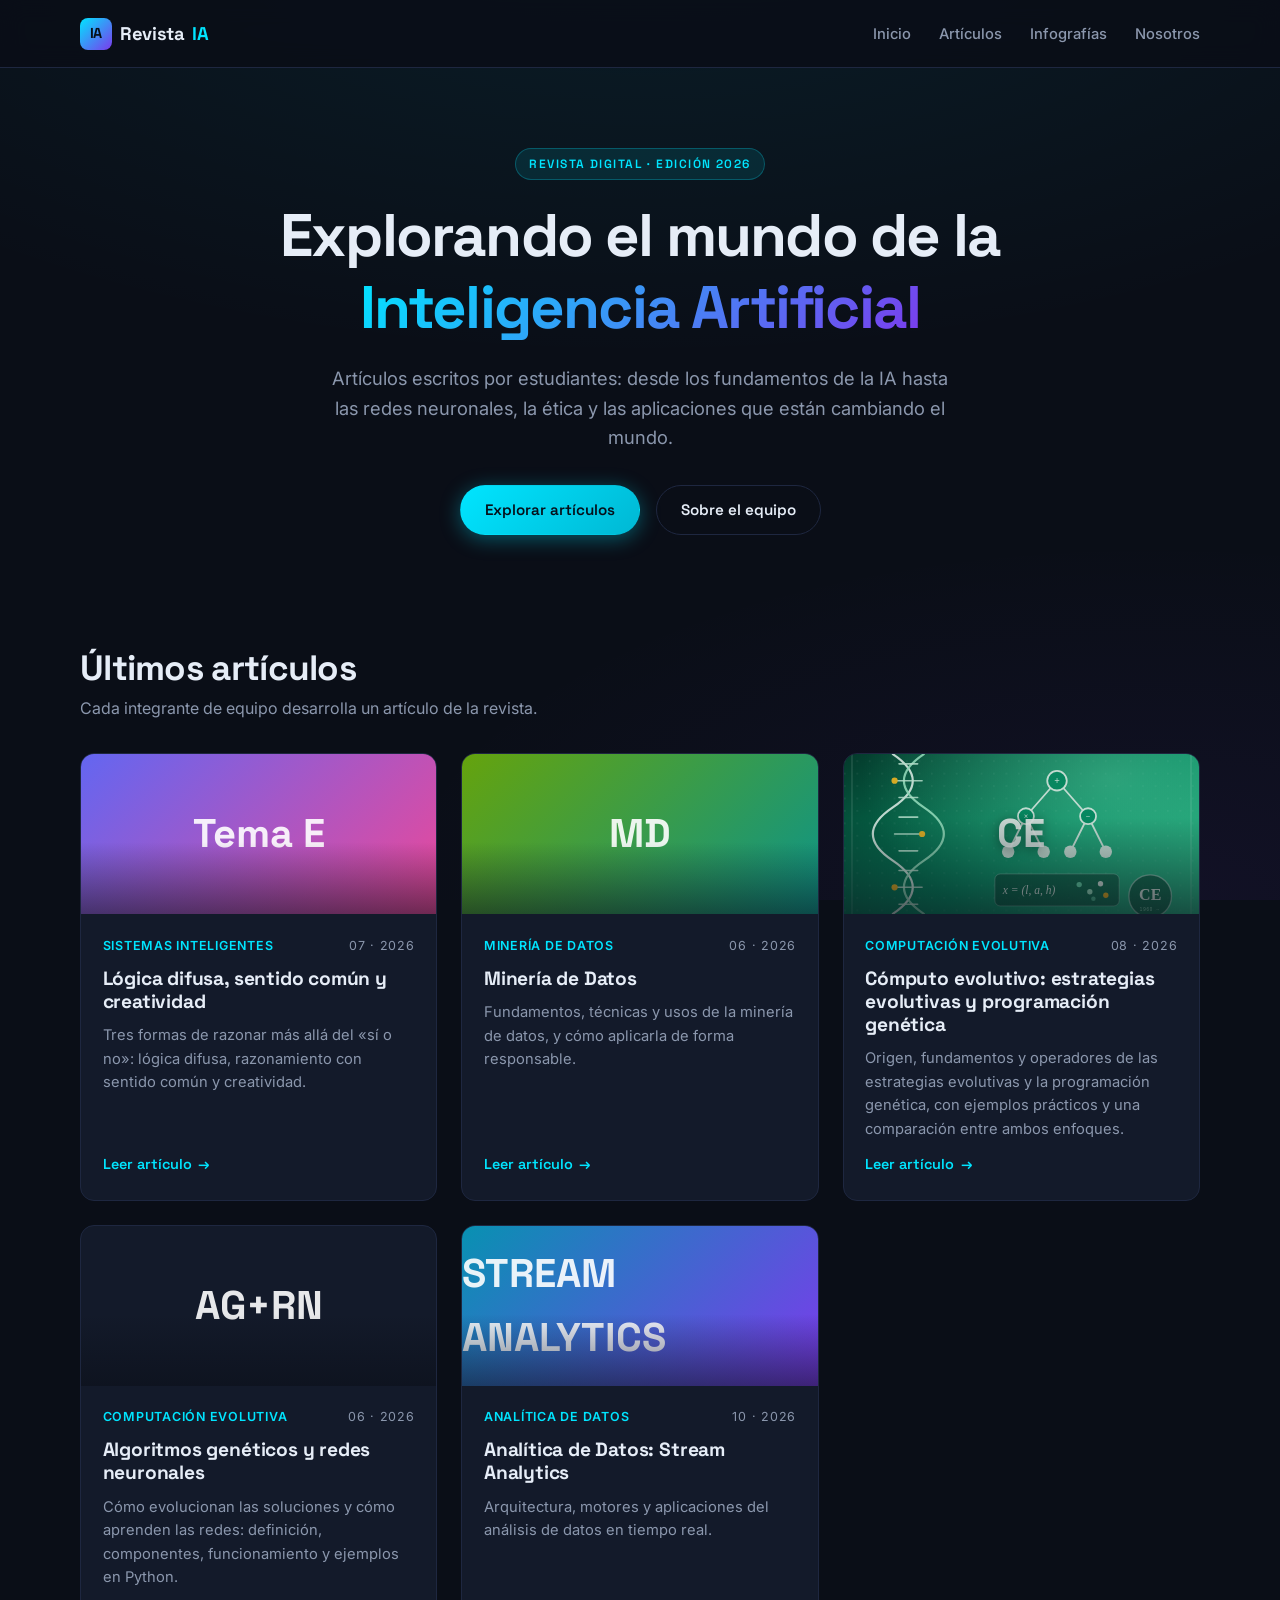
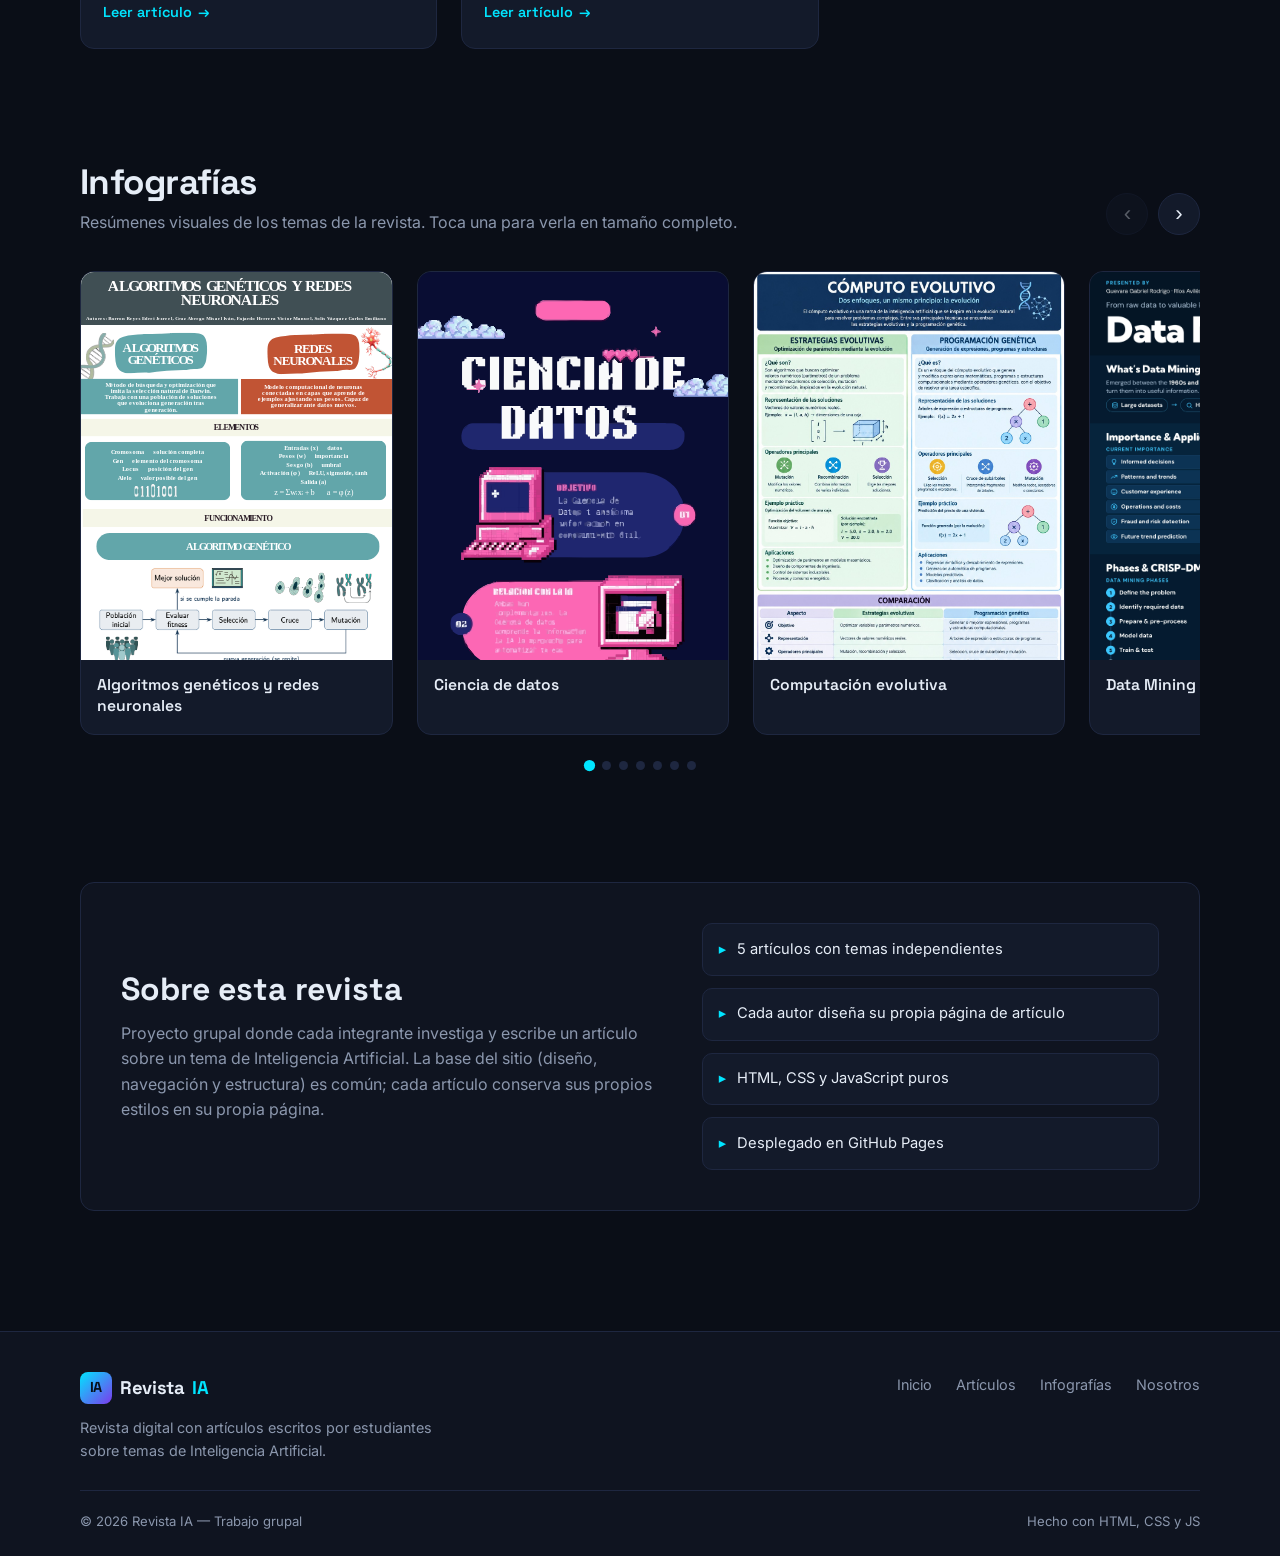
<file: index.html>
<!DOCTYPE html>
<html lang="es">
<head>
  <!-- Google Tag Manager -->
  <script>(function(w,d,s,l,i){w[l]=w[l]||[];w[l].push({'gtm.start':
  new Date().getTime(),event:'gtm.js'});var f=d.getElementsByTagName(s)[0],
  j=d.createElement(s),dl=l!='dataLayer'?'&l='+l:'';j.async=true;j.src=
  'https://www.googletagmanager.com/gtm.js?id='+i+dl;f.parentNode.insertBefore(j,f);
  })(window,document,'script','dataLayer','GTM-5WLS67NW');</script>
  <!-- End Google Tag Manager -->
  <meta charset="UTF-8">
  <meta name="viewport" content="width=device-width, initial-scale=1.0">
  <meta name="description" content="Revista digital de artículos sobre Inteligencia Artificial">
  <title>Revista IA — Revista Digital de Inteligencia Artificial</title>
  <link rel="preconnect" href="https://fonts.googleapis.com">
  <link rel="preconnect" href="https://fonts.gstatic.com" crossorigin>
  <link href="https://fonts.googleapis.com/css2?family=Inter:wght@400;500;600&family=Space+Grotesk:wght@500;600;700&display=swap" rel="stylesheet">
  <link rel="icon" type="image/svg+xml" href="assets/img/logo.svg">
  <link rel="stylesheet" href="css/styles.css">
  <link rel="stylesheet" href="css/photoswipe.css">
</head>
<body>
  <!-- Google Tag Manager (noscript) -->
  <noscript><iframe src="https://www.googletagmanager.com/ns.html?id=GTM-5WLS67NW"
  height="0" width="0" style="display:none;visibility:hidden"></iframe></noscript>
  <!-- End Google Tag Manager (noscript) -->

  <!-- ===== NAVBAR ===== -->
  <header class="navbar">
    <div class="contenedor">
      <a href="index.html" class="logo">
        <span class="logo-mark">IA</span>
        Revista<span>IA</span>
      </a>

      <button class="nav-toggle" aria-label="Abrir menú" aria-expanded="false">
        <span></span>
        <span></span>
        <span></span>
      </button>

      <nav>
        <ul class="nav-links">
          <li><a href="index.html">Inicio</a></li>
          <li><a href="index.html#articulos">Artículos</a></li>
          <li><a href="index.html#infografias">Infografías</a></li>
          <li><a href="index.html#nosotros">Nosotros</a></li>
        </ul>
      </nav>
    </div>
  </header>

  <!-- ===== CONTENIDO ===== -->
  <main>
    <!-- HERO -->
    <section class="hero">
      <div class="contenedor">
        <span class="etiqueta">Revista digital · Edición 2026</span>
        <h1>Explorando el mundo de la <span class="destacado">Inteligencia Artificial</span></h1>
        <p>Artículos escritos por estudiantes: desde los fundamentos de la IA hasta las redes neuronales, la ética y las aplicaciones que están cambiando el mundo.</p>
        <div class="hero-acciones">
          <a href="#articulos" class="btn btn-primary">Explorar artículos</a>
          <a href="#nosotros" class="btn btn-ghost">Sobre el equipo</a>
        </div>
      </div>
    </section>

    <!-- ARTÍCULOS -->
    <section class="seccion" id="articulos">
      <div class="contenedor">
        <div class="seccion-cabecera">
          <div>
            <h2>Últimos artículos</h2>
            <p>Cada integrante de equipo desarrolla un artículo de la revista.</p>
          </div>
        </div>

        <div class="grid-articulos" id="grid-articulos">
          <noscript>
            <p>
              <a href="articulos/articulo-5.html">Lógica difusa, sentido común y creatividad</a> ·
              <a href="articulos/articulo-6.html">Minería de Datos</a> ·
              <a href="articulos/articulo-7.html">Computación evolutiva</a> ·
              <a href="articulos/articulo-10.html">Algoritmos genéticos y redes neuronales</a> ·
              <a href="articulos/articulo-11.html">Analítica de Datos: Stream Analytics</a> ·
              <a href="articulos/articulo-13.html">IA Responsable, Evaluación, Observabilidad, Seguridad y Gobierno</a> 
            </p>
          </noscript>
        </div>
      </div>
    </section>

    <!-- INFOGRAFÍAS -->
    <section class="seccion" id="infografias">
      <div class="contenedor">
        <div class="seccion-cabecera">
          <div>
            <h2>Infografías</h2>
            <p>Resúmenes visuales de los temas de la revista. Toca una para verla en tamaño completo.</p>
          </div>
          <div class="carrusel-controles">
            <button type="button" class="carrusel-btn" data-dir="-1" aria-label="Infografía anterior">‹</button>
            <button type="button" class="carrusel-btn" data-dir="1" aria-label="Infografía siguiente">›</button>
          </div>
        </div>

        <div class="carrusel">
          <div class="carrusel-pista" id="pista-infos">
            
            <a class="tarjeta-info" href="infografias/Infografia-AlgoritmosGeneticoRedesNeuronales.svg"
               data-pswp-width="800" data-pswp-height="2000">
              <span class="info-vista">
                <img src="infografias/Infografia-AlgoritmosGeneticoRedesNeuronales.svg"
                     alt="Infografía: algoritmos genéticos y redes neuronales"
                     loading="lazy" width="800" height="2000">
                <span class="info-overlay">⤢ Ver completa</span>
              </span>
              <span class="info-titulo">Algoritmos genéticos y redes neuronales</span>
            </a>

            <a class="tarjeta-info" href="infografias/Ciencia_de_datos.svg"
               data-pswp-width="711" data-pswp-height="1600">
              <span class="info-vista">
                <img src="infografias/Ciencia_de_datos.svg"
                     alt="Infografía: ciencia de datos"
                     loading="lazy" width="711" height="1600">
                <span class="info-overlay">⤢ Ver completa</span>
              </span>
              <span class="info-titulo">Ciencia de datos</span>
            </a>

            <a class="tarjeta-info" href="infografias/infografia_computo_evol.jpeg"
               data-pswp-width="800" data-pswp-height="2000">
              <span class="info-vista">
                <img src="infografias/infografia_computo_evol.jpeg"
                     alt="Infografía: computación evolutiva"
                     loading="lazy" width="800" height="2000">
                <span class="info-overlay">⤢ Ver completa</span>
              </span>
              <span class="info-titulo">Computación evolutiva</span>
            </a>

            <a class="tarjeta-info" href="infografias/Data-Mining-Infographic.svg"
               data-pswp-width="1080" data-pswp-height="2506">
              <span class="info-vista">
                <img src="infografias/Data-Mining-Infographic.svg"
                     alt="Infografía: data mining"
                     loading="lazy" width="1080" height="2506">
                <span class="info-overlay">⤢ Ver completa</span>
              </span>
              <span class="info-titulo">Data Mining</span>
            </a>

            <a class="tarjeta-info" href="infografias/Sistemas_Inteligentes_Infografia_EquipoM.svg"
               data-pswp-width="800" data-pswp-height="2000">
              <span class="info-vista">
                <img src="infografias/Sistemas_Inteligentes_Infografia_EquipoM.svg"
                     alt="Infografía: sistemas inteligentes"
                     loading="lazy" width="800" height="2000">
                <span class="info-overlay">⤢ Ver completa</span>
              </span>
              <span class="info-titulo">Sistemas inteligentes</span>
            </a>

            <a class="tarjeta-info" href="infografias/Infografi%CC%81as-MLOps-_-LLMOps-_equipo_L_.svg"
               data-pswp-width="1080" data-pswp-height="2200">
              <span class="info-vista">
                <img src="infografias/Infografi%CC%81as-MLOps-_-LLMOps-_equipo_L_.svg"
                     alt="Infografía: MLOps y LLMOps"
                     loading="lazy" width="1080" height="2200">
                <span class="info-overlay">⤢ Ver completa</span>
              </span>
              <span class="info-titulo">MLOps y LLMOps</span>
            </a>

            <a class="tarjeta-info" href="infografias/Infograf%C3%ADa-Vertical-Agentic-AI_Equipo-i_.svg"
               data-pswp-width="800" data-pswp-height="2000">
              <span class="info-vista">
                <img src="infografias/Infograf%C3%ADa-Vertical-Agentic-AI_Equipo-i_.svg"
                     alt="Infografía: agentic AI"
                     loading="lazy" width="800" height="2000">
                <span class="info-overlay">⤢ Ver completa</span>
              </span>
              <span class="info-titulo">Agentic AI</span>
            </a>
          </div>
        </div>
        <div class="carrusel-puntos" id="puntos-infos"></div>
      </div>
    </section>

    <!-- NOSOTROS -->
    <section class="seccion" id="nosotros">
      <div class="contenedor">
        <div class="nosotros">
          <div>
            <h2>Sobre esta revista</h2>
            <p>Proyecto grupal donde cada integrante investiga y escribe un artículo sobre un tema de Inteligencia Artificial. La base del sitio (diseño, navegación y estructura) es común; cada artículo conserva sus propios estilos en su propia página.</p>
          </div>
          <ul class="nosotros-lista">
            <li>5 artículos con temas independientes</li>
            <li>Cada autor diseña su propia página de artículo</li>
            <li>HTML, CSS y JavaScript puros</li>
            <li>Desplegado en GitHub Pages</li>
          </ul>
        </div>
      </div>
    </section>
  </main>

  <!-- ===== FOOTER ===== -->
  <footer class="footer">
    <div class="contenedor">
      <div class="footer-grid">
        <div>
          <a href="index.html" class="logo">
            <span class="logo-mark">IA</span>
            Revista<span>IA</span>
          </a>
          <p style="margin-top: 0.75rem;">Revista digital con artículos escritos por estudiantes sobre temas de Inteligencia Artificial.</p>
        </div>
        <ul class="footer-links">
          <li><a href="index.html">Inicio</a></li>
          <li><a href="index.html#articulos">Artículos</a></li>
          <li><a href="index.html#infografias">Infografías</a></li>
          <li><a href="index.html#nosotros">Nosotros</a></li>
        </ul>
      </div>
      <div class="footer-bottom">
        <span>&copy; <span id="anio"></span> Revista IA — Trabajo grupal</span>
        <span>Hecho con HTML, CSS y JS</span>
      </div>
    </div>
  </footer>

  <script src="js/vendor/photoswipe.umd.min.js"></script>
  <script src="js/vendor/photoswipe-lightbox.umd.min.js"></script>
  <script src="js/articulos.js"></script>
  <script src="js/main.js"></script>
  <script src="js/infografias.js"></script>
</body>
</html>
</file>
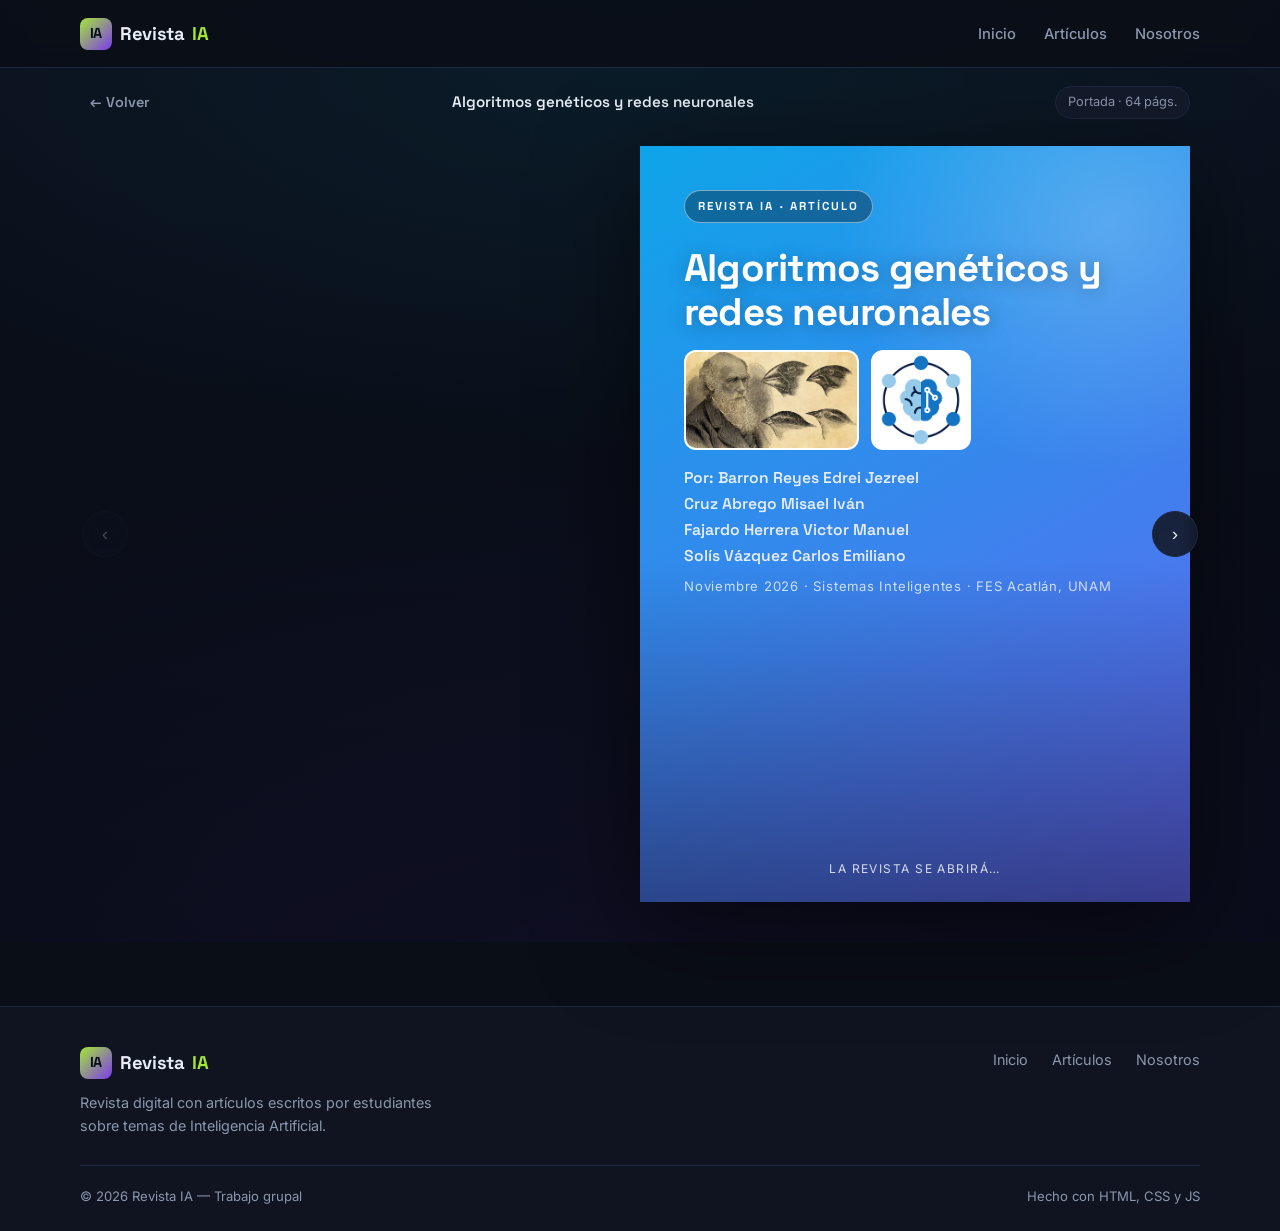
<file: articulos/articulo-10.html>
<!DOCTYPE html>
<html lang="es">
<head>
  <!-- Google Tag Manager -->
  <script async src="https://www.googletagmanager.com/gtm.js?id=GTM-5WLS67NW"></script>
  <!-- End Google Tag Manager -->
  <meta charset="UTF-8">
  <meta name="viewport" content="width=device-width, initial-scale=1.0">
  <meta name="description" content="Algoritmos genéticos y redes neuronales: definición, origen, componentes, funcionamiento y ejemplos en Python - Revista IA">
  <title>Algoritmos genéticos y redes neuronales — Revista IA</title>
  <link rel="preconnect" href="https://fonts.googleapis.com">
  <link rel="preconnect" href="https://fonts.gstatic.com" crossorigin>
  <link href="https://fonts.googleapis.com/css2?family=Inter:wght@400;500;600&family=Space+Grotesk:wght@500;600;700&display=swap" rel="stylesheet">
  <link rel="icon" type="image/svg+xml" href="../assets/img/logo.svg">
  <!-- Estilos BASE de la revista (navbar, footer, tipografías) -->
  <link rel="stylesheet" href="../css/styles.css">
  <!-- Estilos del LECTOR de revista (páginas, portada, controles) -->
  <link rel="stylesheet" href="../css/revista.css">

  <!-- ============================================
       ESTILOS EXCLUSIVOS DE ESTE ARTÍCULO
       Copia este bloque y edítalo a tu gusto.
       Usa el prefijo .art- para no chocar con nada.
       ============================================ -->
  <style>
    body.art-6 { --accent: #a3e635; }

    .art-6 .formula {
      background: rgba(163, 230, 53, 0.07);
      border: 1px solid rgba(163, 230, 53, 0.3);
      border-radius: 10px;
      padding: 0.5rem 0.75rem;
      margin: 0.6rem 0;
      text-align: center;
      font-style: italic;
    }
    .art-6 pre {
      background: rgba(0, 0, 0, 0.35);
      border: 1px solid var(--border);
      border-radius: 8px;
      padding: 0.5rem 0.65rem;
      margin: 0.5rem 0 0.7rem;
      font-family: "SFMono-Regular", Menlo, Consolas, monospace;
      font-size: 0.7em;
      line-height: 1.4;
      white-space: pre-wrap;
      color: var(--text);
    }
    .art-6 pre.codigo { font-size: 0.62em; line-height: 1.35; }
    .art-6 code { font-family: "SFMono-Regular", Menlo, Consolas, monospace; color: var(--accent); font-size: 0.92em; }
    .art-6 .refs { font-size: 0.74em; line-height: 1.45; }
    .art-6 .refs p { margin-bottom: 0.45rem; }
    .art-6 figure { margin: 0.6rem 0; }
    .art-6 figure img { max-height: 380px; object-fit: contain; width: 100%; background: #fff; margin: 0; }
    .art-6 figcaption { font-size: 0.8em; color: var(--muted); text-align: center; margin-top: 0.35rem; }
    .art-6 .portada-imgs { display: flex; align-items: center; gap: 0.75rem; margin: 0 0 1rem; }
    .art-6 .portada-imgs img { height: clamp(70px, 12vw, 100px); width: auto; margin: 0; border-radius: 12px; border: 2px solid rgba(255, 255, 255, 0.55); background: #fff; object-fit: cover; }
    .art-6 .equipo { list-style: none; margin: 0.5rem 0 0 0; padding: 0; }
    .art-6 .equipo li { margin-bottom: 0.2rem; }
  </style>
</head>
<body class="art-6">

  <!-- Google Tag Manager (noscript) -->
  <noscript><iframe src="https://www.googletagmanager.com/ns.html?id=GTM-5WLS67NW"
      height="0" width="0" style="display:none;visibility:hidden"></iframe></noscript>
  <!-- End Google Tag Manager (noscript) -->

  <!-- ===== NAVBAR (igual en todas las páginas) ===== -->
  <header class="navbar">
    <div class="contenedor">
      <a href="../index.html" class="logo">
        <span class="logo-mark">IA</span>
        Revista<span>IA</span>
      </a>

      <button class="nav-toggle" aria-label="Abrir menú" aria-expanded="false">
        <span></span>
        <span></span>
        <span></span>
      </button>

      <nav>
        <ul class="nav-links">
          <li><a href="../index.html">Inicio</a></li>
          <li><a href="../index.html#articulos">Artículos</a></li>
          <li><a href="../index.html#nosotros">Nosotros</a></li>
        </ul>
      </nav>
    </div>
  </header>

  <!-- ===== LECTOR DE REVISTA ===== -->
  <main class="lector">
    <div class="lector-barra">
      <a class="lector-volver" href="../index.html#articulos">← Volver</a>
      <span class="lector-titulo">Algoritmos genéticos y redes neuronales</span>
      <span class="lector-contador" id="contador">Portada</span>
    </div>

    <div class="zona-revista">
      <button class="lector-flecha prev" aria-label="Página anterior">‹</button>

      <!--
        ============ CÓMO FUNCIONA ============
        Cada <div class="pagina"> es UNA página de la revista.
        - Portada y contraportada llevan data-density="hard" (rígidas).
        - Las páginas de contenido se llenan normal.
        - Recomendado: máximo ~120 palabras por página.
        - Las páginas de contenido se numeran solas.
      -->
      <div id="revista" class="revista">

        <!-- PORTADA (no editar data-density) -->
        <div class="pagina portada-revista" data-density="hard" style="--c1:#65a30d; --c2:#0d9488;">
          <span class="portada-sello">Revista IA · Artículo</span>
          <h1>Algoritmos genéticos y redes neuronales</h1>
          <div class="portada-imgs">
            <img src="../assets/img/darwin.jpeg" alt="Charles Darwin y pinzones de las Galápagos">
            <img src="../assets/img/portada.png" alt="Cerebro con red de nodos conectados">
          </div>
          <p class="portada-autor">Por: Barron Reyes Edrei Jezreel<br>Cruz Abrego Misael Iván<br>Fajardo Herrera Victor Manuel<br>Solís Vázquez Carlos Emiliano</p>
          <span class="portada-fecha">Noviembre 2026 · Sistemas Inteligentes · FES Acatlán, UNAM</span>
          <span class="portada-hint">La revista se abrirá…</span>
        </div>

        <!-- PÁGINA DE EQUIPO -->
        <div class="pagina">
          <span class="etiqueta">Sistemas Inteligentes</span>
          <h2>Equipo</h2>
          <p>Universidad Nacional Autónoma de México<br>Facultad de Estudios Superiores Acatlán<br>Programa de Matemáticas Aplicadas y Computación</p>
          <h3>Autores</h3>
          <ul class="equipo">
            <li>Barron Reyes Edrei Jezreel</li>
            <li>Cruz Abrego Misael Iván</li>
            <li>Fajardo Herrera Victor Manuel</li>
            <li>Solís Vázquez Carlos Emiliano</li>
          </ul>
          <div class="destacado">Contenido: Parte I, algoritmos genéticos. Parte II, redes neuronales. Cada parte incluye definición, origen, fundamento biológico, componentes, funcionamiento, pseudocódigo, tipos y un ejemplo en Python.</div>
        </div>

        <div class="pagina">
<span class="etiqueta">Parte I · Algoritmos genéticos</span>
<h2>Definición</h2>
<p>Un algoritmo genético (AG) es un método de búsqueda y optimización que resuelve problemas imitando el principio de selección natural propuesto por Darwin (Romero, 2019; Melián et al., 2009). En lugar de partir de una solución y mejorarla paso a paso, trabaja con un conjunto de soluciones candidatas llamado <strong>población</strong>, que se hace evolucionar durante varias generaciones.</p>
<p>La idea: se parte de una población inicial, se eligen los más aptos, se combinan y mutan para producir descendientes, y estos, en promedio mejor adaptados, forman la siguiente generación.</p>
        </div>

        <div class="pagina">
<h2>Definición (cont.)</h2>
<p>La repetición de este ciclo provoca que la calidad de las soluciones mejore progresivamente. Por eso se dice que los AG son métodos de optimización basados en una simulación <em>parcial</em> de la evolución natural.</p>
<div class="destacado">Es parcial porque solo retoma los mecanismos esenciales (selección, reproducción y mutación); basta conservar la lógica de la adaptación para obtener un procedimiento computacional eficaz (Romero, 2019).</div>
<h2>Origen</h2>
<p>Los AG nacen de los trabajos de John Holland, quien en 1962 sentó sus bases. Su propósito inicial no era resolver problemas de ingeniería, sino estudiar la adaptación natural (Gestal et al., 2010).</p>
        </div>

        <div class="pagina">
<span class="etiqueta">Figuras</span>
<h2>Esquema de un algoritmo genético</h2>
<figure><img src="../assets/img/algoritmos-geneticos.jpeg" alt="Ciclo del algoritmo genético: mezcla inicial, selección, cruce, mutación y repetición"><figcaption>Figura 1. Ciclo general: selección de los mejores, cruce, mutación y repetición.</figcaption></figure>
        </div>

        <div class="pagina">
<h2>Origen (cont.)</h2>
<p>El algoritmo nació como un modelo para comprender la adaptación y solo después se convirtió en una herramienta de optimización.</p>
<p>La técnica alcanzó gran popularidad con el libro de Goldberg en 1989, que estableció bases firmes para su aplicación práctica. Desde entonces, los AG son parte importante de la <strong>Computación Evolutiva</strong>, un área de la IA que agrupa técnicas inspiradas en la evolución biológica.</p>
<p>Hoy son innumerables sus aplicaciones en áreas industriales, comerciales y de ingeniería.</p>
        </div>

        <div class="pagina">
<h2>Fundamento biológico</h2>
<p>Los AG se fundamentan en la teoría de la evolución de Charles Darwin (Melián et al., 2009): los individuos mejor adaptados tienen mayor probabilidad de sobrevivir y reproducirse, y sus rasgos se transmiten con más frecuencia.</p>
<p>A esto se suma la genética: cada célula posee cromosomas, cadenas de ADN formadas por genes, y cada gen codifica un rasgo, como el color de los ojos. Al reproducirse, los cromosomas se recombinan (<strong>cruce</strong>) y ocasionalmente un gen cambia al azar (<strong>mutación</strong>), lo que introduce variedad.</p>
        </div>

        <div class="pagina">
<h2>La analogía computacional</h2>
<ul>
  <li>Una <strong>solución</strong> del problema equivale a un <strong>cromosoma</strong>.</li>
  <li>Un conjunto de soluciones equivale a una <strong>población</strong>.</li>
  <li>La calidad de una solución equivale a la <strong>aptitud</strong> del individuo.</li>
</ul>
<div class="destacado">En consecuencia, «sobrevivir» significa, para una solución, ser una buena solución del problema.</div>
<h2>Características</h2>
<p>Los AG resuelven problemas de optimización y búsqueda, sobre todo cuando el espacio de soluciones es tan grande que es imposible revisar todas las opciones: ubicar <em>n</em> reinas sin que se ataquen, planear rutas, asignar horarios o diseñar piezas.</p>
        </div>

        <div class="pagina">
<span class="etiqueta">Figuras</span>
<h2>Naturaleza y algoritmo</h2>
<figure><img src="../assets/img/algoritmogeneticoenquesebasan.png" alt="Correspondencia entre la naturaleza y el algoritmo genético"><figcaption>Figura 2. Analogía entre la evolución natural y el algoritmo genético.</figcaption></figure>
        </div>

        <div class="pagina">
<h2>Características (cont.)</h2>
<p>Su principal ventaja es que no requieren conocer la estructura matemática del problema (derivadas, continuidad o convexidad); solo necesitan evaluar qué tan buena es una solución (Valencia, 1997).</p>
<p>Son útiles en problemas complejos, con muchas restricciones o varios óptimos locales, donde los métodos clásicos suelen quedar atrapados.</p>
<div class="destacado">A cambio, no garantizan el óptimo global: ofrecen soluciones de alta calidad en un tiempo razonable (Lucia, 2023).</div>
        </div>

        <div class="pagina">
<h2>Componentes</h2>
<p>Un AG se construye con cinco componentes que trabajan en cadena:</p>
<ol>
  <li><strong>Población inicial:</strong> cromosomas generados al azar y en cantidad suficiente para garantizar diversidad.</li>
  <li><strong>Función de aptitud (<em>fitness</em>):</strong> mide qué tan buena es cada solución.</li>
  <li><strong>Selección:</strong> elige padres; los más aptos tienen mayor probabilidad.</li>
  <li><strong>Operadores genéticos:</strong> cruce (combina padres) y mutación (modifica hijos).</li>
  <li><strong>Criterio de parada:</strong> número máximo de generaciones o convergencia, siendo esta la más habitual (Romero, 2019).</li>
</ol>
        </div>

        <div class="pagina">
<span class="etiqueta">Figuras</span>
<h2>Componentes del AG</h2>
<figure><img src="../assets/img/componentes-algoritmogentico.png" alt="Cinco componentes del algoritmo genético en cadena"><figcaption>Figura 3. Los cinco componentes del algoritmo genético.</figcaption></figure>
        </div>

        <div class="pagina">
<h2>Elementos de un AG</h2>
<p>La terminología proviene de la biología. El <strong>cromosoma</strong> es la cadena que representa una solución completa; cada elemento es un <strong>gen</strong>, que ocupa una posición llamada <strong>locus</strong>, y los valores posibles de un gen son los <strong>alelos</strong> (Melián et al., 2009). Por ejemplo:</p>
<pre>cromosoma: 8 5 2 6 9 3</pre>
<p>posee seis genes, y el gen de la primera posición vale 8.</p>
<p>El <strong>genoma</strong> es el material genético completo; el <strong>genotipo</strong>, el conjunto de genes de un individuo; y el <strong>fenotipo</strong>, su expresión en un ambiente. En un AG, el genotipo es el cromosoma codificado y el fenotipo, la solución que resulta de decodificarlo.</p>
        </div>

        <div class="pagina">
<h2>Representación</h2>
<p>La primera decisión es la <strong>representación</strong>: cómo codificar un estado del problema como cromosoma (Piñero et al., 2003).</p>
<ol>
  <li><strong>Permutación</strong>, cuando importa el orden: en personas sentadas a una mesa, <code>1 2 3 4 5 6</code> indica el orden.</li>
  <li><strong>Asignación de tipos</strong>, cuando cada posición toma una categoría: <code>1 1 1 2 2 3</code> indica el tipo de cada caja.</li>
  <li><strong>Cadena binaria</strong>, cuando cada gen indica presencia o ausencia: en el problema de las reinas, un <code>1</code> es reina en esa casilla y un <code>0</code> que no la hay.</li>
</ol>
        </div>

        <div class="pagina">
<h2>Funcionamiento</h2>
<p>Un AG se basa en un ciclo que se repite generación tras generación, en cuatro pasos:</p>
<ol>
  <li>Evaluar la aptitud de cada cromosoma.</li>
  <li>Permitir la reproducción de los más aptos.</li>
  <li>Mutar con cierta probabilidad a los nuevos individuos.</li>
  <li>Organizar la nueva población.</li>
</ol>
<p>Se repite hasta que se cumple una condición de terminación.</p>
<h3>1. Evaluación: la función de aptitud</h3>
<p>En el problema de las <em>N</em> reinas no todos los cromosomas cumplen las restricciones, así que hay que evaluarlos. La aptitud asigna a cada uno una estimación numérica de qué tan «bueno» o «malo» es.</p>
        </div>

        <div class="pagina">
<h3>Función de aptitud</h3>
<p>Una forma típica es premiar lo bueno y penalizar lo malo:</p>
<div class="formula">f(x) = bueno(x) − k · malo(x)</div>
<p>donde <em>k</em> es una constante de penalización con <em>k</em> ≥ 10 · |población total|, de modo que una solución con defectos nunca supere a una válida.</p>
<p>Por defecto, la aptitud <strong>maximiza</strong>. Si el problema es de minimización, se antepone un signo negativo:</p>
<div class="formula">f(x) = −bueno(x) + k · malo(x)</div>
        </div>

        <div class="pagina">
<h3>2. Reproducción: selección</h3>
<p>Los individuos más aptos tienen mayor probabilidad de ser padres. Una manera habitual es la selección proporcional o de <strong>ruleta</strong>, donde la probabilidad de elegir al individuo <em>i</em> es su aptitud relativa:</p>
<div class="formula">P(i) = f(x<sub>i</sub>) / Σ<sub>j=1..N</sub> f(x<sub>j</sub>)</div>
<p>con <em>N</em> el tamaño de la población.</p>
<h3>Cruce (<em>crossover</em>)</h3>
<p>Genera un nuevo cromosoma a partir de dos o más anteriores. Los operadores más característicos son el cruce en un punto, en <em>n</em> puntos, cíclico, ordenado y uniforme.</p>
        </div>

        <div class="pagina">
<h3>Cruce en un punto</h3>
<p>Se selecciona una posición en ambos cromosomas y se intercambian las partes:</p>
<pre>Padre 1: 0 0 1 0 1 0 1 0
Padre 2: 1 0 0 0 1 1 0 1
Hijo 1:  0 0 1 0 0 1 1 0
Hijo 2:  1 0 0 0 1 0 1 1</pre>
<h3>Cruce en <em>n</em> puntos</h3>
<p>Igual, pero con uno o varios puntos de corte:</p>
<pre>Padre 1: 0 0 1 0 1 0 1 0
Padre 2: 1 0 0 0 1 1 0 1
Hijo 1:  0 1 1 0 1 1 1 0
Hijo 2:  1 0 0 0 0 0 0 1</pre>
        </div>

        <div class="pagina">
<h3>Cruce uniforme</h3>
<p>Genera dos descendientes decidiendo, gen por gen, si se toma del primer o del segundo padre:</p>
<pre>Padre 1: 0 0 0 1 0 0 0 1
Padre 2: 0 0 1 0 1 1 1 1
Hijo 1:  0 1 0 0 1 1 1 1
Hijo 2:  0 0 1 1 0 0 0 1</pre>
<h3>Cruce cíclico</h3>
<p>Para permutaciones (sin genes repetidos). Se halla el ciclo continuo entre ambos padres, se construye el hijo con esos genes y se rellena con los faltantes del segundo:</p>
<pre>Padre 1: 1 2 3 4 5 6 7
Padre 2: 5 4 6 7 2 3 1
Hijo:    1 2 6 4 5 3 7</pre>
        </div>

        <div class="pagina">
<h3>Cruce ordenado</h3>
<p>Similar al cruce en <em>n</em> puntos, divide el cromosoma en tres trozos. Los genes del segundo trozo del primer cromosoma se marcan y se tachan del segundo; colocado el trozo central, los genes faltantes ocupan las demás posiciones:</p>
<pre>Padre 1: 1 4 7 2 5 8 3 6 9 0
Padre 2: 4 8 2 6 5 9 3 7 1 0
Hijo:    0 4 6 2 5 8 3 9 7 1</pre>
<h3>3. Mutación</h3>
<p>Es la modificación de un cromosoma, obtenido por cruce, mediante un operador de mutación. Su función es mantener la diversidad para que la población no se estanque.</p>
        </div>

        <div class="pagina">
<h3>Operadores de mutación</h3>
<p><strong>Flip bit:</strong> cambia el valor de un gen al azar.</p>
<pre>Antes:   0 1 0 1 0 1 1 0
Despues: 0 1 1 1 1 0 1 0</pre>
<p><strong>Intercambio:</strong> intercambia dos genes elegidos al azar.</p>
<pre>Antes:   1 2 1 4 3 6 8 5
Despues: 1 6 1 4 3 2 8 5</pre>
        </div>

        <div class="pagina">
<p><strong>Scramble:</strong> mezcla un grupo de genes consecutivos.</p>
<pre>Antes:   1 2 1 4 3 6 8 5
Despues: 1 2 3 6 4 1 8 5</pre>
<p><strong>Inversión:</strong> similar a la anterior, invierte el orden de un grupo de genes consecutivos.</p>
<pre>Antes:   1 2 1 4 3 6 8 5
Despues: 1 2 6 3 4 1 8 5</pre>
        </div>

        <div class="pagina">
<h3>4. Parámetros que controlan el ciclo</h3>
<p>La <strong>probabilidad de mutación</strong> indica con qué frecuencia mutan los genes. Si no hay mutación, los descendientes quedan idénticos a lo obtenido tras la reproducción. Con una probabilidad del 100 % se cambiaría todo el cromosoma, lo que equivale a una inversión y no a una mutación, y la población degenera muy rápido.</p>
<p>Por ello se emplean valores pequeños: la mutación aporta variedad sin destruir lo ya aprendido.</p>
        </div>

        <div class="pagina">
<p>El <strong>tamaño de la población</strong> suele ser de varios cientos o miles de individuos; se elige por experiencia, equilibrando el esfuerzo de cómputo y la capacidad de explorar el espacio de búsqueda. El total de individuos evaluados es el tamaño de la población por el número de generaciones (Lucia, 2023).</p>
<p>Un riesgo importante es la <strong>convergencia prematura</strong>: la población se estanca antes de alcanzar soluciones de alta calidad. Para evitarla se controla la diversidad, medida con el valor promedio o el mejor valor de la función objetivo.</p>
<div class="destacado">El estancamiento también es un criterio de parada razonable: indica que más esfuerzo no producirá mejoras apreciables.</div>
        </div>

        <div class="pagina">
<h2>Algoritmo en pseudocódigo</h2>
<p>El ciclo se resume así (Gutiérrez et al., 2020):</p>
<pre>Entrada: N, p_c, p_m, G_max
P ← generar N cromosomas aleatorios
evaluar f(x) de cada x ∈ P
mientras no se cumpla la parada:
  P' ← ∅
  mientras |P'| &lt; N:
    padre1 ← Seleccionar(P)
    padre2 ← Seleccionar(P)
    si Aleatorio() &lt; p_c:
      (h1, h2) ← Cruzar(padre1, padre2)
    si no: (h1, h2) ← (padre1, padre2)
    h1 ← Mutar(h1, p_m); h2 ← Mutar(h2, p_m)
    agregar h1, h2 a P'
  P ← P'
  evaluar la aptitud de cada x ∈ P
devolver el mejor cromosoma de P</pre>
        </div>

        <div class="pagina">
<span class="etiqueta">Figuras</span>
<h2>Ciclo evolutivo</h2>
<figure><img src="../assets/img/ciclo-evolutivo.png" alt="Diagrama del ciclo evolutivo"><figcaption>Figura 4. Cada vuelta del ciclo produce una generación nueva.</figcaption></figure>
        </div>

        <div class="pagina">
<h2>Tipos de AG</h2>
<p>Las versiones surgen al especificar distinto sus componentes: la representación, los operadores y el reemplazo de la población (Melián et al., 2009).</p>
<p><strong>Modelo generacional:</strong> en cada iteración se genera una población completa de nuevos individuos que reemplaza a la anterior.</p>
<p><strong>Modelo estacionario:</strong> en cada iteración se seleccionan dos padres y se obtienen dos hijos (posiblemente mutados) que reemplazan a sus padres; la población cambia de forma gradual.</p>
        </div>

        <div class="pagina">
<h3>Según la codificación</h3>
<p>Se distinguen los AG <strong>binarios</strong> (ceros y unos), los de <strong>permutaciones</strong> (problemas de orden, como rutas) y los de <strong>asignación de categorías</strong>.</p>
<ul>
  <li>Binarios: <em>flip bit</em> y cruce en un punto, uniforme o en <em>n</em> puntos.</li>
  <li>Permutaciones: intercambio, <em>scramble</em> o inversión, con cruce cíclico u ordenado (sin repetir genes) (Gutiérrez et al., 2020).</li>
</ul>
<h3>Según el criterio de parada</h3>
<p>Por esfuerzo de cómputo (tiempo de CPU, número de cruzamientos), lo más corriente es limitar las generaciones; o por estancamiento, cuando la mejor solución o la evaluación media no mejora (Lucia, 2023).</p>
        </div>

        <div class="pagina">
<h2>Aplicación: un ejemplo sencillo</h2>
<p>Encontrar el entero <em>x</em>, con 0 ≤ <em>x</em> ≤ 31, que maximice</p>
<div class="formula">f(x) = x²</div>
<p>La respuesta es evidente (<em>x</em> = 31, <em>f</em>(<em>x</em>) = 961), y por eso sirve para comprobar que el algoritmo funciona.</p>
<p><strong>Representación:</strong> cromosoma binario de cinco genes; <code>1 0 1 1 0</code> es <em>x</em> = 22, con aptitud 484. <strong>Población:</strong> seis cromosomas al azar. <strong>Selección:</strong> ruleta.</p>
        </div>

        <div class="pagina">
<p><strong>Cruce:</strong> en un punto, con probabilidad 0.9. <strong>Mutación:</strong> <em>flip bit</em>, con probabilidad 0.05 por gen. <strong>Parada:</strong> veinte generaciones. Se conserva siempre al mejor individuo (<strong>elitismo</strong>) para no perderlo por azar (Gutiérrez et al., 2020).</p>
<p><strong>Herramientas.</strong> Se resuelve en Python usando solo el módulo <code>random</code>. Para problemas reales conviene usar bibliotecas: <strong>DEAP</strong>, marco flexible de computación evolutiva; <strong>PyGAD</strong>, con AG listos para usar y que también entrena redes neuronales; o, en MATLAB, la función <code>ga</code> del <em>Global Optimization Toolbox</em>.</p>
        </div>

        <div class="pagina">
<h3>Código 1 · AG para f(x)=x² (1/3)</h3>
<pre class="codigo">import random

N_BITS = 5          # longitud del cromosoma
TAM_POB = 6         # tamaño de la población
P_CRUCE = 0.9       # probabilidad de cruce
P_MUT = 0.05        # probabilidad de mutación
GENERACIONES = 20

def decodificar(cromosoma):
    return int("".join(map(str, cromosoma)), 2)

def fitness(cromosoma):
    x = decodificar(cromosoma)
    return x ** 2

def poblacion_inicial():
    return [[random.randint(0, 1) for _ in range(N_BITS)]
            for _ in range(TAM_POB)]</pre>
        </div>

        <div class="pagina">
<h3>Código 1 (2/3)</h3>
<pre class="codigo">def seleccion_ruleta(poblacion):
    aptitudes = [fitness(c) for c in poblacion]
    total = sum(aptitudes)
    if total == 0:
        return random.choice(poblacion)
    punto = random.uniform(0, total)
    acumulado = 0
    for cromosoma, apt in zip(poblacion, aptitudes):
        acumulado += apt
        if acumulado &gt;= punto:
            return cromosoma
    return poblacion[-1]

def cruce_un_punto(p1, p2):
    if random.random() &lt; P_CRUCE:
        punto = random.randint(1, N_BITS - 1)
        return p1[:punto]+p2[punto:], p2[:punto]+p1[punto:]
    return p1[:], p2[:]

def mutacion_flip_bit(cromosoma):
    return [1 - g if random.random() &lt; P_MUT else g
            for g in cromosoma]</pre>
        </div>

        <div class="pagina">
<h3>Código 1 (3/3)</h3>
<pre class="codigo">def algoritmo_genetico():
    poblacion = poblacion_inicial()
    for gen in range(GENERACIONES):
        mejor = max(poblacion, key=fitness)
        print(f"Gen {gen:2d} | mejor: {mejor} -&gt; "
              f"x = {decodificar(mejor):2d}, "
              f"f(x) = {fitness(mejor)}")
        nueva = [mejor[:]]      # elitismo
        while len(nueva) &lt; TAM_POB:
            p1 = seleccion_ruleta(poblacion)
            p2 = seleccion_ruleta(poblacion)
            h1, h2 = cruce_un_punto(p1, p2)
            nueva += [mutacion_flip_bit(h1),
                      mutacion_flip_bit(h2)]
        poblacion = nueva[:TAM_POB]
    return max(poblacion, key=fitness)

if __name__ == "__main__":
    random.seed(42)
    mejor = algoritmo_genetico()
    print("Mejor solución:", mejor,
          "-&gt; x =", decodificar(mejor),
          ", f(x) =", fitness(mejor))</pre>
<p>Con la semilla 42 la población converge a <code>1 1 1 1 1</code>: <em>x</em> = 31 y <em>f</em>(<em>x</em>) = 961, el óptimo.</p>
        </div>

        <div class="pagina">
<h3>Resultado</h3>
<p>Dado que el algoritmo es aleatorio, otra semilla puede requerir más o menos generaciones, pero el comportamiento es el mismo: la aptitud del mejor individuo aumenta y luego se estabiliza.</p>
<figure><img src="../assets/img/figura1.png" alt="Gráfica de la mejor aptitud por generación, que llega a 961 en la generación 7"><figcaption>Figura 5. Evolución de la aptitud del mejor individuo a lo largo de las generaciones.</figcaption></figure>
          <div class="destacado">El AG no «sabe» que la respuesta es 31; solo evalúa, selecciona, cruza y muta, y la población converge al óptimo.</div>
        </div>

        <div class="pagina">
<span class="etiqueta">Parte II · Redes neuronales</span>
<h2>Definición</h2>
<p>Una red neuronal artificial (RNA) es un modelo computacional formado por numerosas unidades simples, las <strong>neuronas</strong>, conectadas entre sí y organizadas en capas (Díez et al., 2001). Cada neurona recibe números, los combina y entrega un resultado a las siguientes; la capacidad de la red surge de cómo están conectadas.</p>
<p>Lo que las distingue es que <strong>aprenden a partir de ejemplos</strong>: en lugar de programar reglas, se le dan datos con sus respuestas correctas y la red ajusta sus pesos hasta que sus respuestas se asemejan a las esperadas (Lüthy, 2022).</p>
        </div>

        <div class="pagina">
<h2>Definición (cont.)</h2>
<p>Una vez entrenada, responde ante datos que nunca ha visto: propiedad llamada <strong>generalización</strong> (Rodríguez-Sánchez, 2024).</p>
<div class="destacado">En términos matemáticos, una red neuronal es una función con muchos parámetros ajustables que transforma una entrada <b>x</b> en una salida <b>y</b>. Entrenarla es encontrar los valores que hacen que la función se aproxime a la relación real entre entradas y salidas (Díez et al., 2001).</div>
        </div>

        <div class="pagina">
<h2>Origen</h2>
<ul>
  <li><strong>1943:</strong> McCulloch y Pitts proponen el primer modelo matemático de una neurona, con valores binarios y un umbral.</li>
  <li><strong>1949:</strong> Hebb plantea que las conexiones entre neuronas se refuerzan al activarse juntas.</li>
  <li><strong>1958:</strong> Rosenblatt presenta el perceptrón, la primera red capaz de aprender sus pesos de ejemplos.</li>
  <li><strong>1969:</strong> Minsky y Papert demuestran que un perceptrón de una capa no resuelve problemas no linealmente separables, como XOR; el interés decae durante años.</li>
</ul>
        </div>

        <div class="pagina">
<h2>Origen (cont.)</h2>
<ul>
  <li><strong>1986:</strong> Rumelhart, Hinton y Williams popularizan la retropropagación (<em>backpropagation</em>), que permite entrenar redes con varias capas.</li>
  <li><strong>2012 en adelante:</strong> los grandes volúmenes de datos y las GPU dan origen al aprendizaje profundo (<em>deep learning</em>), base de la IA actual (Abeliuk y Gutiérrez, 2021).</li>
</ul>
<h2>Fundamento biológico</h2>
<p>Las RNA se inspiran en el cerebro, con unos 86 mil millones de neuronas. Una neurona tiene <strong>dendritas</strong> (reciben señales), <strong>soma</strong> (las integra) y <strong>axón</strong> (envía la señal por las sinapsis).</p>
        </div>

        <div class="pagina">
<h2>Fundamento biológico (cont.)</h2>
<p>La neurona dispara solo si la suma de lo que recibe supera cierto umbral, y no todas las sinapsis tienen igual intensidad: unas excitan y otras inhiben. El aprendizaje ocurre cuando estas intensidades cambian con la experiencia (idea de Hebb).</p>
<p>El modelo artificial lo simplifica: dendritas = entradas; intensidad sináptica = peso; soma = suma ponderada; umbral = función de activación; axón = salida.</p>
<div class="destacado">Es una inspiración y no una copia: una neurona real es mucho más compleja que una artificial (Lüthy, 2022).</div>
        </div>

        <div class="pagina">
<span class="etiqueta">Figuras</span>
<h2>De la neurona biológica a la artificial</h2>
<figure><img src="../assets/img/redes_neuronalesbio.png" alt="Neurona biológica con dendritas y axón" style="max-height:230px;object-fit:contain"><figcaption>Figura 6. Neurona biológica.</figcaption></figure>
<figure><img src="../assets/img/redneuronalenquesebasan.png" alt="Correspondencia entre neurona biológica y artificial" style="max-height:230px;object-fit:contain"><figcaption>Figura 7. Correspondencia entre la neurona biológica y la artificial.</figcaption></figure>
        </div>

        <div class="pagina">
<h2>Características</h2>
<p>Las RNA aprenden patrones en los datos, sobre todo cuando es muy difícil escribir reglas explícitas. Sus usos se agrupan en:</p>
<ul>
  <li><strong>Clasificación:</strong> a qué categoría pertenece una entrada (¿spam?, ¿hay un gato?).</li>
  <li><strong>Regresión:</strong> predecir un valor numérico, como el precio de una vivienda.</li>
  <li><strong>Generación:</strong> producir texto, imágenes o audio nuevos.</li>
</ul>
<p>Se aplican en reconocimiento de imágenes y voz, traducción automática, diagnóstico médico asistido, vehículos autónomos, detección de fraudes y asistentes conversacionales.</p>
        </div>

        <div class="pagina">
<h2>Características (cont.)</h2>
<p><strong>Fortaleza:</strong> aproximan funciones muy complejas y no lineales a partir de datos.</p>
<p><strong>Debilidad:</strong> requieren grandes cantidades de datos y de poder de cómputo, y sus decisiones son difíciles de explicar (Rodríguez-Sánchez, 2024).</p>
<h2>Componentes</h2>
<p>Una RNA se organiza en tres tipos de capas. La <strong>capa de entrada</strong> recibe las variables originales, con una neurona por variable. Las <strong>capas ocultas</strong> (una o muchas) transforman progresivamente los datos con combinaciones lineales y funciones no lineales, y dan a la red la capacidad de aprender relaciones complejas.</p>
        </div>

        <div class="pagina">
<h2>Componentes (cont.)</h2>
<p>La <strong>capa de salida</strong> entrega el resultado, con una neurona por cada valor a predecir: una clase, una probabilidad o una magnitud continua.</p>
<p>Entre capas hay conexiones dirigidas, cada una con un <strong>peso</strong> que determina la influencia de una neurona sobre otra. Además:</p>
<ul>
  <li><strong>Función de activación:</strong> introduce no linealidad.</li>
  <li><strong>Función de pérdida:</strong> cuantifica cuánto se equivoca la red.</li>
  <li><strong>Algoritmo de optimización:</strong> ajusta los pesos para reducir el error.</li>
</ul>
        </div>

        <div class="pagina">
<h2>Componentes (cont.)</h2>
<p>La red es una cadena de capas por las que la información fluye de izquierda a derecha (<em>forward pass</em> o propagación hacia adelante), junto con un mecanismo que ajusta los pesos de derecha a izquierda según el error (<em>backpropagation</em> o retropropagación).</p>
<div class="destacado">Así la red actualiza sus parámetros y mejora su desempeño de manera gradual (Borja et al., 2022).</div>
<h2>Elementos de una neurona</h2>
<p>Cada neurona hace dos operaciones: una suma ponderada de sus entradas más un sesgo, y luego una función de activación:</p>
<div class="formula">z = Σ w<sub>i</sub>x<sub>i</sub> + b = <b>w</b>·<b>x</b> + b &nbsp;&nbsp; a = φ(z)</div>
        </div>

        <div class="pagina">
<span class="etiqueta">Figuras</span>
<h2>Estructura de una red</h2>
<figure><img src="../assets/img/redesneuronales.jpg" alt="Red neuronal con capa de entrada, oculta y de salida"><figcaption>Figura 8. Red neuronal con capa de entrada, capa oculta y capa de salida.</figcaption></figure>
        </div>

        <div class="pagina">
<h3>Elementos de una neurona (cont.)</h3>
<ul>
  <li><strong>Entradas</strong> x₁…xₙ: datos del exterior o de la capa anterior.</li>
  <li><strong>Pesos</strong> w₁…wₙ: importancia de cada entrada; un peso grande amplifica y uno negativo inhibe.</li>
  <li><strong>Sesgo</strong> b: desplaza el umbral de activación.</li>
  <li><strong>Suma ponderada</strong> z: combina todo en un número.</li>
  <li><strong>Activación</strong> φ: transforma z en la <strong>salida</strong> a, que va a la capa siguiente.</li>
</ul>
<p>Sin activación, apilar capas equivaldría a una sola operación lineal y la red no aprendería nada complejo.</p>
        </div>

        <div class="pagina">
<h3>Funciones de activación</h3>
<div class="formula">σ(z) = 1 / (1 + e<sup>−z</sup>) &nbsp;·&nbsp; tanh(z) &nbsp;·&nbsp; ReLU(z) = max(0, z)</div>
<ul>
  <li><strong>Sigmoide:</strong> comprime la salida a (0, 1) y se interpreta como probabilidad.</li>
  <li><strong>Tangente hiperbólica:</strong> la lleva a (−1, 1).</li>
  <li><strong>ReLU:</strong> deja pasar los positivos y anula los negativos; es la preferida en redes profundas.</li>
</ul>
<h3>Función de pérdida</h3>
<p>En regresión se usa el error cuadrático medio, con <em>y<sub>i</sub></em> la respuesta esperada y <em>ŷ<sub>i</sub></em> la de la red (Borja et al., 2022):</p>
<div class="formula">L = (1/N) Σ (y<sub>i</sub> − ŷ<sub>i</sub>)²</div>
        </div>

        <div class="pagina">
<span class="etiqueta">Figuras</span>
<h2>Funciones de activación</h2>
<figure><img src="../assets/img/funcionactivacion.png" alt="Curvas de sigmoide, tangente hiperbólica y ReLU"><figcaption>Figura 9. Sigmoide, tangente hiperbólica y ReLU.</figcaption></figure>
        </div>

        <div class="pagina">
<h2>Funcionamiento</h2>
<p>Consta de dos fases que se repiten durante el entrenamiento: una pasada hacia adelante, que produce una respuesta, y una hacia atrás, que la corrige.</p>
<h3>1. Propagación hacia adelante</h3>
<p>Los datos entran por la capa de entrada; cada capa calcula la suma ponderada y la activación de todas sus neuronas a la vez:</p>
<div class="formula">a<sup>(l)</sup> = φ( W<sup>(l)</sup> a<sup>(l−1)</sup> + b<sup>(l)</sup> ), &nbsp; a<sup>(0)</sup> = x</div>
<p>La salida de la última capa es la predicción ŷ. Al inicio los pesos son aleatorios, por lo que la predicción es deficiente.</p>
        </div>

        <div class="pagina">
<h3>2. Medición del error</h3>
<p>Se compara la predicción con la respuesta correcta mediante la pérdida <em>L</em>. Un valor alto significa que la red se equivoca mucho; el objetivo es llevar <em>L</em> lo más cerca posible de cero.</p>
<h3>3. Retropropagación y descenso del gradiente</h3>
<p>Para reducir <em>L</em> hay que saber cómo cambia el error al modificar cada peso (su derivada parcial). La retropropagación calcula todas esas derivadas aplicando la regla de la cadena desde la salida hacia atrás (Borja et al., 2022). Con δ el error propagado:</p>
<div class="formula">δ<sup>(L)</sup> = ∂L/∂a<sup>(L)</sup> ⊙ φ′(z<sup>(L)</sup>)<br>δ<sup>(l)</sup> = (W<sup>(l+1)</sup>)ᵀ δ<sup>(l+1)</sup> ⊙ φ′(z<sup>(l)</sup>)</div>
        </div>

        <div class="pagina">
<span class="etiqueta">Figuras</span>
<h2>Entrenamiento</h2>
<figure><img src="../assets/img/entrenamiento.png" alt="Ciclo de entrenamiento: propagación, error, retropropagación y actualización de pesos"><figcaption>Figura 10. Ciclo de entrenamiento de una red neuronal.</figcaption></figure>
        </div>

        <div class="pagina">
<p>Con el error por capa se obtiene el gradiente de cada peso, y el <strong>descenso del gradiente</strong> los mueve en dirección contraria para que el error disminuya:</p>
<div class="formula">w ← w − η · ∂L/∂w</div>
<p>Aquí <em>η</em> es la <strong>tasa de aprendizaje</strong>: si es muy pequeña, el aprendizaje es lento; si es muy grande, la red oscila y no converge.</p>
<h3>4. Épocas y generalización</h3>
<p>Recorrer una vez todos los ejemplos es una <strong>época</strong>, y se hacen muchas. El riesgo central es el <strong>sobreajuste</strong>: la red memoriza el entrenamiento y falla con datos nuevos. Se reserva una parte para validación y se usan técnicas como regularización o <em>dropout</em> (Lüthy, 2022).</p>
        </div>

        <div class="pagina">
<h2>Algoritmo en pseudocódigo</h2>
<p>Entrenamiento de una red multicapa con retropropagación:</p>
<pre>inicializar W(l), b(l) con valores aleatorios pequeños
para e = 1 hasta E_max:
  a(0) ← X                         # 1. hacia adelante
  para l = 1 hasta L:
    z(l) ← W(l)·a(l-1) + b(l)
    a(l) ← φ(z(l))
  pérdida ← L(a(L), y)             # 2. error
  δ(L) ← ∂L/∂a(L) ⊙ φ'(z(L))       # 3. retroprop.
  para l = L-1 hasta 1:
    δ(l) ← W(l+1)ᵀ·δ(l+1) ⊙ φ'(z(l))
  para l = 1 hasta L:              # 4. gradiente
    W(l) ← W(l) − η·δ(l)·a(l-1)ᵀ
    b(l) ← b(l) − η·δ(l)
devolver W, b</pre>
<p>Si la pérdida deja de disminuir, puede detenerse antes de las épocas máximas.</p>
        </div>

        <div class="pagina">
<h2>Tipos de redes</h2>
<p>Se distinguen por cómo se conectan las neuronas y por el dato para el que fueron diseñadas (Abeliuk y Gutiérrez, 2021).</p>
<p><strong>Perceptrón simple:</strong> una sola neurona que separa dos clases con una recta o hiperplano; solo resuelve problemas linealmente separables.</p>
<p><strong>Perceptrón multicapa (MLP):</strong> añade capas ocultas, avanza siempre hacia adelante y aproxima funciones no lineales; es la arquitectura explicada aquí (Borja et al., 2022).</p>
<p><strong>Redes convolucionales (CNN):</strong> para imágenes; aplican pequeños filtros que detectan bordes, texturas y formas, de lo simple a lo complejo.</p>
        </div>

        <div class="pagina">
<span class="etiqueta">Figuras</span>
<h2>Perceptrón multicapa y CNN</h2>
<figure><img src="../assets/img/multicapa.png" alt="Perceptrón multicapa" style="max-height:240px;object-fit:contain"><figcaption>Figura 11. Perceptrón multicapa: la información avanza solo hacia adelante.</figcaption></figure>
<figure><img src="../assets/img/convolucionales.png" alt="Red convolucional: filtro, mapa de características y clasificación" style="max-height:200px;object-fit:contain"><figcaption>Figura 12. Red convolucional: de la imagen a la clasificación.</figcaption></figure>
        </div>

        <div class="pagina">
<h3>Tipos de redes (cont.)</h3>
<p><strong>Redes recurrentes (RNN, LSTM):</strong> procesan secuencias, como texto o series de tiempo, porque en cada paso reciben una memoria del paso anterior (Lüthy, 2022).</p>
<p><strong><em>Transformers</em>:</strong> dominan el procesamiento del lenguaje; reemplazan esa memoria por un mecanismo de atención que relaciona todos los elementos de la secuencia (Rothman y Gulli, 2021).</p>
<p><strong>Otros:</strong> los <em>autoencoders</em> comprimen y reconstruyen datos; las redes generativas adversarias (GAN) enfrentan a dos redes para crear datos nuevos.</p>
<p>Según cómo aprenden: <strong>supervisado</strong> (con respuestas), <strong>no supervisado</strong> (sin ellas) o <strong>por refuerzo</strong> (con recompensas).</p>
        </div>

        <div class="pagina">
<span class="etiqueta">Figuras</span>
<h2>Redes recurrentes y transformers</h2>
<figure><img src="../assets/img/recurrentes.png" alt="Red recurrente con memoria entre pasos" style="max-height:210px;object-fit:contain"><figcaption>Figura 13. Red recurrente: cada paso recibe la memoria del anterior.</figcaption></figure>
<figure><img src="../assets/img/transformer.png" alt="Mecanismo de atención en una oración" style="max-height:170px;object-fit:contain"><figcaption>Figura 14. Atención: «come» se relaciona más con «gato» y «pescado».</figcaption></figure>
        </div>

        <div class="pagina">
<h2>Aplicación: el problema XOR</h2>
<p>El mismo que el perceptrón simple no podía resolver. La salida es 1 cuando las entradas son distintas y 0 cuando son iguales: (0,0)→0, (0,1)→1, (1,0)→1, (1,1)→0. Como no se separa con una recta, hace falta una capa oculta.</p>
<p><strong>Arquitectura:</strong> 2 neuronas de entrada, una capa oculta de 4 y una de salida, todas con sigmoide. <strong>Pérdida:</strong> error cuadrático medio. <strong>Entrenamiento:</strong> retropropagación con descenso del gradiente, η = 0.5 y 10 000 épocas.</p>
        </div>

        <div class="pagina">
<span class="etiqueta">Figuras</span>
<h2>XOR no es separable</h2>
<figure><img src="../assets/img/aprenderXOR.png" alt="Puntos XOR que ninguna recta separa" style="max-height:400px;object-fit:contain;clip-path:inset(0 3% 0 0)"><figcaption>Figura 15. Ninguna recta separa los puntos azules (0) de los naranjas (1).</figcaption></figure>
        </div>

        <div class="pagina">
<p><strong>Herramientas.</strong> Se resuelve con Python y NumPy para apreciar cada paso del algoritmo (Mirjalili y Raschka, 2020). En proyectos reales se usan bibliotecas que automatizan el cálculo de gradientes: <strong>TensorFlow con Keras</strong>, <strong>PyTorch</strong> y <strong>scikit-learn</strong>, que incluye un perceptrón multicapa (<code>MLPClassifier</code>) (Rothman y Gulli, 2021).</p>
<h3>Código 2 · Red que aprende XOR (1/2)</h3>
<pre class="codigo">import numpy as np

X = np.array([[0,0],[0,1],[1,0],[1,1]], dtype=float)
y = np.array([[0],[1],[1],[0]], dtype=float)

def sigmoide(z):
    return 1 / (1 + np.exp(-z))

def derivada_sigmoide(a):   # a = sigmoide(z)
    return a * (1 - a)

np.random.seed(1)
W1 = np.random.randn(2, 4)  # entrada -&gt; oculta
b1 = np.zeros((1, 4))
W2 = np.random.randn(4, 1)  # oculta -&gt; salida
b2 = np.zeros((1, 1))
eta = 0.5
EPOCAS = 10000</pre>
        </div>

        <div class="pagina">
<h3>Código 2 (2/2)</h3>
<pre class="codigo">for epoca in range(EPOCAS):
    # 1) Propagación hacia adelante
    a1 = sigmoide(X @ W1 + b1)
    a2 = sigmoide(a1 @ W2 + b2)

    # 2) Error (pérdida cuadrática media)
    perdida = np.mean((a2 - y) ** 2)

    # 3) Retropropagación
    delta2 = (a2 - y) * derivada_sigmoide(a2)
    delta1 = (delta2 @ W2.T) * derivada_sigmoide(a1)

    # 4) Descenso del gradiente
    W2 -= eta * a1.T @ delta2
    b2 -= eta * delta2.sum(axis=0, keepdims=True)
    W1 -= eta * X.T @ delta1
    b1 -= eta * delta1.sum(axis=0, keepdims=True)

    if epoca % 2000 == 0:
        print(f"Época {epoca:5d} | pérdida = {perdida:.4f}")

print("Predicciones finales:")
for entrada, salida in zip(X, a2):
    print(entrada, "-&gt;", round(float(salida[0]), 3))</pre>
        </div>

        <div class="pagina">
<span class="etiqueta">Figuras</span>
<h2>Herramientas</h2>
<figure><img src="../assets/img/herramientasRN.jpeg" alt="Bibliotecas para redes neuronales: TensorFlow, Keras, PyTorch, scikit-learn y otras"><figcaption>Figura 16. Bibliotecas habituales para redes neuronales.</figcaption></figure>
        </div>

        <div class="pagina">
<h3>Resultado</h3>
<p>Al ejecutarlo, la pérdida disminuye de 0.26 a menos de 0.001 y las predicciones finales son aproximadamente <strong>0.008, 0.986, 0.984 y 0.021</strong> para las cuatro entradas: la red aprendió la función XOR.</p>
<p>Los valores exactos pueden variar con otra semilla, pero el comportamiento es el mismo: el error decrece época tras época a medida que los pesos se ajustan.</p>
<figure><img src="../assets/img/figura2.png" alt="Gráfica de la pérdida por época, que baja de 0.26 a menos de 0.001"><figcaption>Figura 17. Evolución de la pérdida de la red durante el entrenamiento en XOR.</figcaption></figure>
        </div>

        <div class="pagina">
<span class="etiqueta">Fuentes</span>
<h2>Referencias (1/2)</h2>
<div class="refs">
<p>Abeliuk, A., &amp; Gutiérrez, C. (2021). Historia y evolución de la inteligencia artificial. <em>Revista Bits de Ciencia</em>, (21), 14-21.</p>
<p>Asanza, W. R., &amp; Olivo, B. M. (2018). Redes neuronales artificiales aplicadas al reconocimiento de patrones. <em>Editorial UTMACH, 1</em>(4), 5.</p>
<p>Borja Robalino, R., Monleón Getino, A., &amp; Rodellar, J. (2022). Matemática oculta bajo el proceso de aprendizaje en redes neuronales convolucionales. <em>Ciencia Latina Revista Científica Multidisciplinar, 6</em>(5), 1031-1063. https://doi.org/10.37811/cl_rcm.v6i5.3158</p>
<p>Castillo, P. A., Castellano, J. G., Merelo, J. J., &amp; Prieto, A. (2001). Diseño de redes neuronales artificiales mediante algoritmos evolutivos. <em>Inteligencia Artificial. Revista Iberoamericana de IA, 5</em>(14), 2-32.</p>
<p>Díez, R. P., Gómez, A. G., &amp; de Abajo Martínez, N. (2001). <em>Introducción a la inteligencia artificial: sistemas expertos, redes neuronales artificiales y computación evolutiva</em>. Universidad de Oviedo.</p>
<p>Gestal, M., Rivero, D., Rabuñal, J. R., Dorado, J., &amp; Pazos, A. (2010). <em>Introducción a los algoritmos genéticos y la programación genética</em>. Universidade da Coruña.</p>
<p>Gonzales, J. E., Ortega, Á. C., &amp; Blanco, R. R. (2022). Metaheurísticas con Python: casos prácticos. <em>Hatun Yachay Wasi, 1</em>(2), 43-57. https://doi.org/10.57107/hyw.v1i2.23</p>
<p>Gutiérrez, D., Tapia, A., &amp; Rodríguez, A. (2020). <em>Algoritmos Genéticos con Python</em>. Marcombo.</p>
</div>
        </div>

        <div class="pagina">
<h2>Referencias (2/2)</h2>
<div class="refs">
<p>Lucia, O. G. (2023, 11 julio). <em>Estudio de heurísticas en espacios bidimensionales usando algoritmos genéticos</em>. https://hdl.handle.net/10115/22620</p>
<p>Lüthy, I. A. (2022). Inteligencia artificial y aprendizaje de máquina en diagnóstico y tratamiento del cáncer. <em>Medicina (Buenos Aires), 82</em>(5), 798-800.</p>
<p>Melián Batista, M. B., Moreno Pérez, J. A., &amp; Moreno Vega, J. M. (2009). Algoritmos Genéticos: una visión práctica. <em>Números: Revista de didáctica de las matemáticas, 71</em>, 29-47.</p>
<p>Mirjalili, V., &amp; Raschka, S. (2020). <em>Python machine learning</em>. Marcombo.</p>
<p>Piñero, P. Y., Arco, L., García, M. M., &amp; Acevedo, L. (2003). Algoritmos genéticos en la construcción de funciones de pertenencia borrosas. <em>Inteligencia Artificial. Revista Iberoamericana de IA, 7</em>(18), 25-35.</p>
<p>Rodríguez-Sánchez, A. E. (2024). La inteligencia artificial y sus modelos de redes neuronales. <em>Ciencia Vital, 2</em>(1).</p>
<p>Romero, D. (2019). <em>Algoritmos genéticos: Análisis y Diseño de Datos y Algoritmos</em>. Universidad de Sevilla.</p>
<p>Rothman, D., &amp; Gulli, A. (2021). <em>Transformers for natural language processing</em>. Packt Publishing.</p>
<p>Valencia, P. E. (1997). Optimización mediante algoritmos genéticos. <em>Anales del Instituto de Ingenieros de Chile, 109</em>(2), 83-92.</p>
</div>
        </div>

        <!-- CONTRAPORTADA (no editar data-density) -->
        <div class="pagina contra-revista" data-density="hard">
          <div class="logo-mark">IA</div>
          <h2>Fin del artículo</h2>
          <p>Gracias por leer la Revista IA</p>
          <a href="../index.html#articulos" class="btn btn-ghost">← Volver a la revista</a>
        </div>

      </div>

      <button class="lector-flecha next" aria-label="Página siguiente">›</button>
    </div>
  </main>

  <!-- ===== FOOTER (igual en todas las páginas) ===== -->
  <footer class="footer">
    <div class="contenedor">
      <div class="footer-grid">
        <div>
          <a href="../index.html" class="logo">
            <span class="logo-mark">IA</span>
            Revista<span>IA</span>
          </a>
          <p style="margin-top: 0.75rem;">Revista digital con artículos escritos por estudiantes sobre temas de Inteligencia Artificial.</p>
        </div>
        <ul class="footer-links">
          <li><a href="../index.html">Inicio</a></li>
          <li><a href="../index.html#articulos">Artículos</a></li>
          <li><a href="../index.html#nosotros">Nosotros</a></li>
        </ul>
      </div>
      <div class="footer-bottom">
        <span>&copy; <span id="anio"></span> Revista IA — Trabajo grupal</span>
        <span>Hecho con HTML, CSS y JS</span>
      </div>
    </div>
  </footer>

  <script src="../js/main.js"></script>
  <script src="../js/vendor/page-flip.browser.min.js"></script>
  <script src="../js/lectura.js"></script>
</body>
</html>
</file>
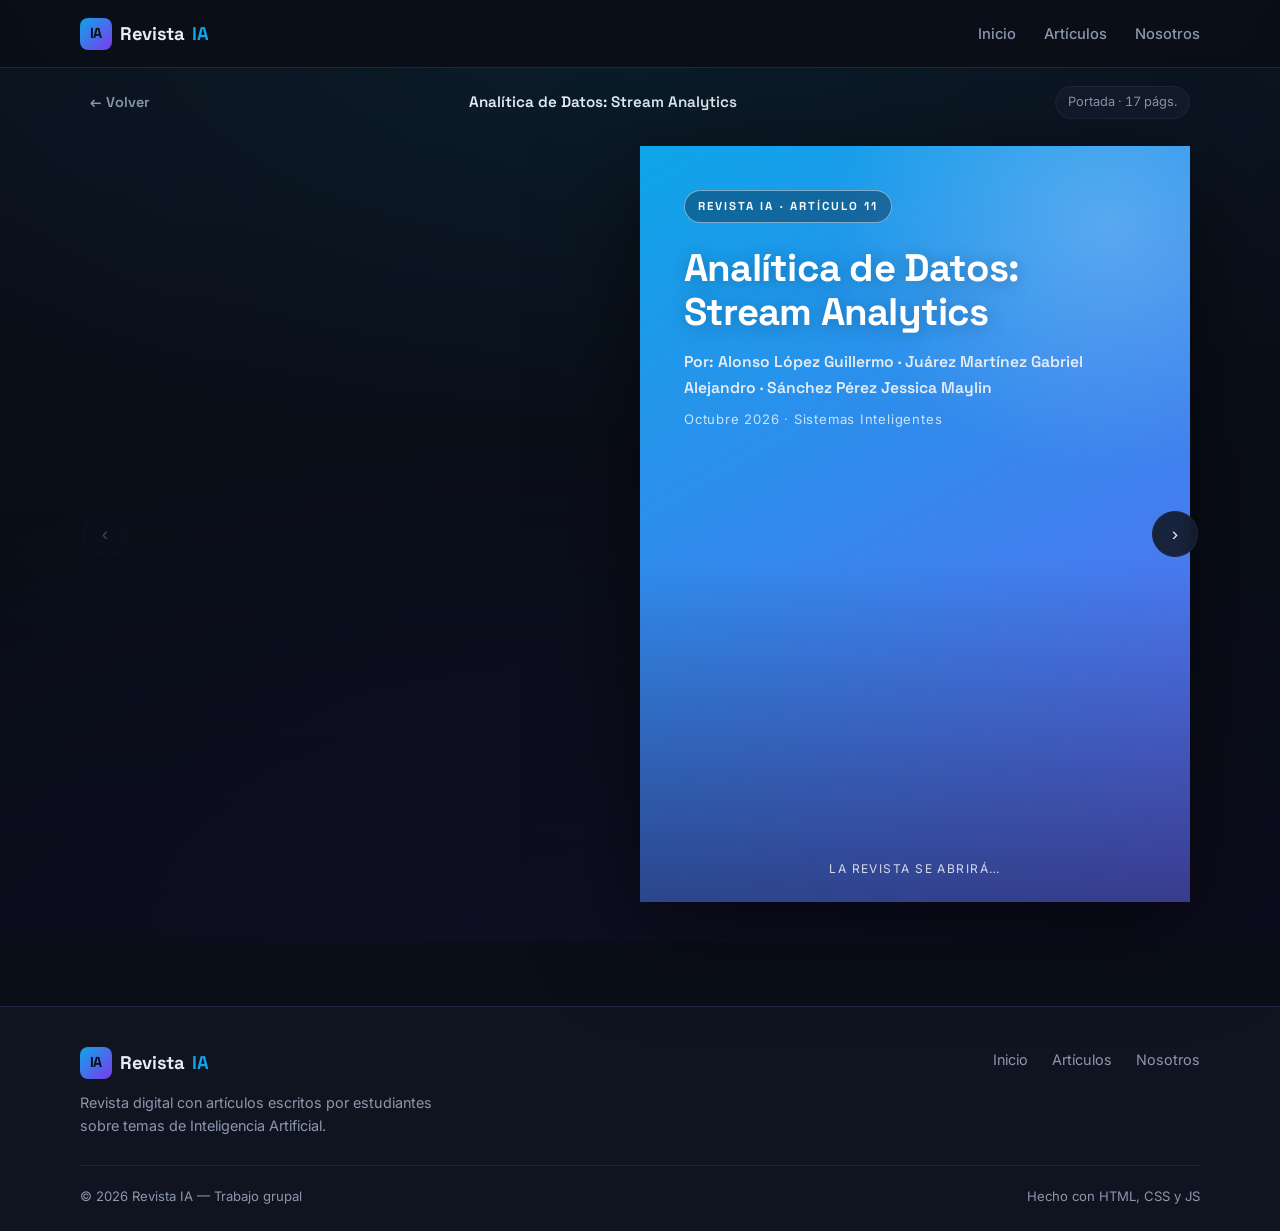
<file: articulos/articulo-11.html>
<!DOCTYPE html>
<html lang="es">
<head>
  <!-- Google Tag Manager -->
  <script async src="https://www.googletagmanager.com/gtm.js?id=GTM-5WLS67NW"></script>
  <script>
    window.dataLayer = window.dataLayer || [];
    function gtag(){dataLayer.push(arguments);}
    gtag('js', new Date());
  </script>
  <!-- End Google Tag Manager -->
  <meta charset="UTF-8">
  <meta name="viewport" content="width=device-width, initial-scale=1.0">
  <meta name="description" content="Analítica de Datos: Stream Analytics. Artículo de Revista IA sobre analítica en tiempo real, arquitectura de flujos e inteligencia artificial.">
  <title>Analítica de Datos: Stream Analytics — Revista IA</title>
  <link rel="preconnect" href="https://fonts.googleapis.com">
  <link rel="preconnect" href="https://fonts.gstatic.com" crossorigin>
  <link href="https://fonts.googleapis.com/css2?family=Inter:wght@400;500;600&family=Space+Grotesk:wght@500;600;700&display=swap" rel="stylesheet">
  <link rel="icon" type="image/svg+xml" href="../assets/img/logo.svg">
  <!-- Estilos BASE de la revista (navbar, footer, tipografías) -->
  <link rel="stylesheet" href="../css/styles.css">
  <!-- Estilos del LECTOR de revista (páginas, portada, controles) -->
  <link rel="stylesheet" href="../css/revista.css">

  <!-- ============================================
       ESTILOS EXCLUSIVOS DE ESTE ARTÍCULO
       Copia este bloque y edítalo a tu gusto.
       Usa el prefijo .art- para no chocar con nada.
       ============================================ -->
  <style>
    /* Ejemplo: acento personalizado para este artículo */
    .art-11 { --accent: #0ea5e9; }

    .art-11 .tabla-datos {
      width: 100%;
      border-collapse: collapse;
      margin: 0.75rem 0 1rem;
      font-size: 0.9em;
    }
    .art-11 .tabla-datos th,
    .art-11 .tabla-datos td {
      border: 1px solid var(--border);
      padding: 0.45rem 0.6rem;
      text-align: left;
    }
    .art-11 .tabla-datos th {
      background: rgba(0, 229, 255, 0.1);
      color: var(--accent);
      font-family: var(--font-heading);
    }

    /* Únicamente ajustes internos del artículo 11; no alteran el lector ni el volteo. */
    .art-11 .pagina figure { margin: 0.8rem 0; }
    .art-11 .pagina figure img {
      display: block; width: 100%; max-width: 100%; max-height: 245px;
      height: auto; object-fit: contain; border-radius: 8px;
    }
    .art-11 .pagina figcaption { margin-top: 0.45rem; font-size: 0.78em; line-height: 1.4; opacity: 0.85; }
    .art-11 .pagina .tabla-datos { font-size: 0.77em; table-layout: fixed; }
    .art-11 .pagina .tabla-datos th, .art-11 .pagina .tabla-datos td { padding: 0.35rem 0.4rem; overflow-wrap: break-word; }
    .art-11 .pagina .referencias { font-size: 0.81em; line-height: 1.4; padding-left: 1.15rem; }
    .art-11 .pagina .referencias li { margin-bottom: 0.45rem; }
    .art-11 .pagina .lista-compacta li { margin-bottom: 0.45rem; }
    .art-11 .pagina .datos-editoriales { font-size: 0.85em; }
  </style>
</head>
<body class="art-11">
  <!-- Google Tag Manager (noscript) -->
  <noscript><iframe src="https://www.googletagmanager.com/ns.html?id=GTM-5WLS67NW"
  height="0" width="0" style="display:none;visibility:hidden"></iframe></noscript>
  <!-- End Google Tag Manager (noscript) -->

  <!-- ===== NAVBAR (igual en todas las páginas) ===== -->
  <header class="navbar">
    <div class="contenedor">
      <a href="../index.html" class="logo">
        <span class="logo-mark">IA</span>
        Revista<span>IA</span>
      </a>

      <button class="nav-toggle" aria-label="Abrir menú" aria-expanded="false">
        <span></span>
        <span></span>
        <span></span>
      </button>

      <nav>
        <ul class="nav-links">
          <li><a href="../index.html">Inicio</a></li>
          <li><a href="../index.html#articulos">Artículos</a></li>
          <li><a href="../index.html#nosotros">Nosotros</a></li>
        </ul>
      </nav>
    </div>
  </header>

  <!-- ===== LECTOR DE REVISTA ===== -->
  <main class="lector">
    <div class="lector-barra">
      <a class="lector-volver" href="../index.html#articulos">← Volver</a>
      <span class="lector-titulo">Analítica de Datos: Stream Analytics</span>
      <span class="lector-contador" id="contador">Portada</span>
    </div>

    <div class="zona-revista">
      <button class="lector-flecha prev" aria-label="Página anterior">‹</button>

      <!--
        ============ CÓMO FUNCIONA ============
        Cada <div class="pagina"> es UNA página de la revista.
        - Portada y contraportada llevan data-density="hard" (rígidas).
        - Las páginas de contenido se llenan normal.
        - Recomendado: máximo ~120 palabras por página.
        - Las páginas de contenido se numeran solas.
      -->
      <div id="revista" class="revista">

        <!-- PORTADA: conservar data-density="hard" -->
        <div class="pagina portada-revista" data-density="hard" style="--c1:#0ea5e9; --c2:#6366f1;">
          <span class="portada-sello">Revista IA · Artículo 11</span>
          <h1>Analítica de Datos: Stream Analytics</h1>
          <p class="portada-autor">Por: Alonso López Guillermo · Juárez Martínez Gabriel Alejandro · Sánchez Pérez Jessica Maylin</p>
          <span class="portada-fecha">Octubre 2026 · Sistemas Inteligentes</span>
          <span class="portada-hint">La revista se abrirá…</span>
        </div>

        <!-- PÁGINA: Introducción -->
        <div class="pagina">
          <span class="etiqueta">Introducción</span>
          <h2>Los datos ya no esperan</h2>
          <p>Sensores IoT, pagos en línea y plataformas masivas generan información cada segundo, y su valor depende de qué tan rápido se actúa sobre ella.</p>
          <div class="destacado">A ese intervalo entre que un evento ocurre y se ejecuta una acción se le llama <strong>latencia de decisión</strong>.</div>
          <p>La analítica de flujos (<em>Stream Analytics</em>) es el paradigma que procesa los datos mientras viajan, en lugar de guardarlos primero para analizarlos después.</p>
          <p class="datos-editoriales">UNAM FES Acatlán · Profesor: Rosas Hernández Javier.</p>
        </div>

        <!-- PÁGINA: Procesamiento por lotes -->
        <div class="pagina">
          <span class="etiqueta">Contexto</span>
          <h2>El problema del procesamiento por lotes</h2>
          <p>El procesamiento por lotes (<em>Batch Processing</em>) acumula datos en reposo y los analiza después, lo que genera latencias de minutos, horas o incluso días.</p>
          <p>Eso es inaceptable en casos como detectar el uso de una tarjeta clonada, vigilar un motor industrial o reaccionar a un ataque informático.</p>
          <div class="destacado">Pasar a un esquema de flujos exige resolver tres cosas a la vez: baja latencia, resultados correctos y tolerancia a fallos.</div>
        </div>

        <!-- PÁGINA: Evolución -->
        <div class="pagina">
          <span class="etiqueta">Evolución</span>
          <h2>De CEP a Kafka y el modelo unificado</h2>
          <p>El estudio de los datos en movimiento comenzó en los años noventa con el Procesamiento de Eventos Complejos (CEP), pensado para los mercados bursátiles.</p>
          <p>En 2011 LinkedIn liberó Apache Kafka, que resolvió la ingesta distribuida a gran escala desacoplando a quien produce los datos de quien los consume.</p>
          <p>Más tarde, Akidau et al. (2018) propusieron un modelo unificado para tratar procesos <em>batch</em> y <em>streaming</em> con las mismas ideas.</p>
        </div>

        <!-- PÁGINA: Imagen 1. Arquitectura -->
        <div class="pagina">
          <span class="etiqueta">Arquitectura de tres capas</span>
          <h2>Del evento a la acción</h2>
          <p>Los datos se reciben, se transforman en tiempo real y se entregan a las aplicaciones que necesitan actuar.</p>
          <figure>
            <img src="../assets/img/articulo-11-arquitectura.svg" width="860" height="460" alt="Diagrama de tres capas: ingesta, procesamiento y salida">
            <figcaption>Figura 1. Flujo de datos en una arquitectura de Stream Analytics.</figcaption>
          </figure>
        </div>

        <!-- PÁGINA: Componentes de arquitectura -->
        <div class="pagina">
          <span class="etiqueta">Arquitectura de tres capas</span>
          <h2>¿Qué hace cada capa?</h2>
          <ul class="lista-compacta">
            <li><strong>Ingesta (<em>brokers</em>):</strong> reciben y distribuyen eventos, y desacoplan productores de consumidores. Ejemplos: Apache Kafka y Azure Event Hubs.</li>
            <li><strong>Procesamiento:</strong> transforma y calcula sobre los eventos al vuelo. Ejemplos: Apache Flink y Spark.</li>
            <li><strong>Salida (<em>sinks</em>):</strong> entrega los resultados a tableros en vivo, APIs o almacenamiento.</li>
          </ul>
        </div>

        <!-- PÁGINA: Procesamiento con estado -->
        <div class="pagina">
          <span class="etiqueta">Conceptos clave</span>
          <h2>Procesamiento con estado</h2>
          <p>Un flujo es un conjunto de datos infinito (<em>unbounded</em>).</p>
          <p>Para recordar contexto entre eventos sucesivos sin saturar una base de datos, el sistema guarda un estado distribuido y persistente.</p>
          <div class="destacado">Cada evento puede interpretarse considerando lo que ocurrió antes, no como un dato aislado.</div>
        </div>

        <!-- PÁGINA: Ventanas temporales -->
        <div class="pagina">
          <span class="etiqueta">Conceptos clave</span>
          <h2>Ventanas temporales</h2>
          <p>En un flujo continuo, las ventanas permiten agrupar eventos para calcular resultados por intervalos.</p>
          <ul class="lista-compacta">
            <li><strong>Tumbling:</strong> ventanas contiguas, de tamaño fijo y sin traslape.</li>
            <li><strong>Hopping o sliding:</strong> ventanas de tamaño fijo que se solapan según un intervalo de actualización.</li>
          </ul>
        </div>

        <!-- PÁGINA: Tiempo de evento -->
        <div class="pagina">
          <span class="etiqueta">Conceptos clave</span>
          <h2>Tiempo de evento y de procesamiento</h2>
          <p>El <em>event-time</em> es cuándo ocurrió el hecho en el mundo real; el <em>processing-time</em> es cuándo lo procesa el servidor.</p>
          <div class="destacado">Como los datos pueden llegar tarde o desordenados, se usan marcas de agua (<em>watermarks</em>) para decidir hasta cuándo esperar.</div>
        </div>

        <!-- PÁGINA: Exactitud -->
        <div class="pagina">
          <span class="etiqueta">Fiabilidad</span>
          <h2>Exactly-once</h2>
          <p>Es la garantía de que cada evento afecte el estado del sistema exactamente una vez, incluso si un nodo falla.</p>
          <div class="destacado">Baja latencia, resultados correctos y tolerancia a fallos deben avanzar juntos.</div>
        </div>

        <!-- PÁGINA: Tabla comparativa -->
        <div class="pagina">
          <span class="etiqueta">Comparación</span>
          <h2>Batch vs. Stream</h2>
          <table class="tabla-datos">
            <thead><tr><th>Parámetro</th><th>Batch</th><th>Stream Analytics</th></tr></thead>
            <tbody>
              <tr><td>Límite del dataset</td><td>Finito (<em>bounded</em>)</td><td>Infinito (<em>unbounded</em>)</td></tr>
              <tr><td>Latencia típica</td><td>Minutos a horas</td><td>Milisegundos a segundos</td></tr>
              <tr><td>Almacenamiento previo</td><td>Obligatorio (data lake o warehouse)</td><td>Opcional (procesamiento en tránsito)</td></tr>
              <tr><td>Modelo de estado</td><td>Sin estado entre ejecuciones</td><td>Estado persistente distribuido</td></tr>
            </tbody>
          </table>
          <p>Los dos enfoques se complementan: responden a necesidades distintas de análisis.</p>
        </div>

        <!-- PÁGINA: Motores modernos -->
        <div class="pagina">
          <span class="etiqueta">Motores modernos</span>
          <h2>Apache Flink y Spark</h2>
          <p><strong>Apache Flink:</strong> procesa evento por evento (<em>true streaming</em>) con latencias menores a 50 ms. Es ideal para reglas complejas en vivo.</p>
          <p><strong>Spark Structured Streaming:</strong> usa micro-lotes y rinde muy bien cuando basta una latencia de segundos.</p>
        </div>

        <!-- PÁGINA: Servicio administrado -->
        <div class="pagina">
          <span class="etiqueta">Motores modernos</span>
          <h2>Azure Stream Analytics</h2>
          <p><strong>Azure Stream Analytics:</strong> servicio administrado en la nube con consultas de sintaxis similar a SQL, lo que facilita su adopción.</p>
          <div class="destacado">Flink, Spark Structured Streaming y Azure Stream Analytics muestran distintas maneras de implementar procesamiento de eventos en tiempo real.</div>
        </div>

        <!-- PÁGINA: Usos -->
        <div class="pagina">
          <span class="etiqueta">Aplicaciones</span>
          <h2>Casos de uso</h2>
          <ul class="lista-compacta">
            <li><strong>Fraude bancario:</strong> se analiza la transacción en menos de 100 ms para bloquearla antes de autorizarla.</li>
            <li><strong>IoT industrial:</strong> vibración y temperatura de motores se analizan de forma continua para predecir fallas.</li>
            <li><strong>Recomendaciones:</strong> el perfil del usuario se actualiza durante la misma sesión según sus últimos clics.</li>
          </ul>
        </div>

        <!-- PÁGINA: Conclusiones -->
        <div class="pagina">
          <span class="etiqueta">Conclusiones</span>
          <h2>Una arquitectura complementaria</h2>
          <div class="destacado">El cambio de paradigma no consiste en eliminar el procesamiento por lotes, sino en complementarlo.</div>
          <p>Las arquitecturas modernas, como la Kappa, usan un solo motor de flujo que procesa en tiempo real y que además puede reprocesar datos históricos releyendo el registro de eventos.</p>
          <p>El desacoplamiento mediante <em>brokers</em> es indispensable para soportar picos de volumen sin caídas. A cambio, el <em>streaming</em> exige más complejidad para manejar el estado distribuido y los eventos tardíos.</p>
        </div>

        <!-- PÁGINA: Recomendaciones -->
        <div class="pagina">
          <span class="etiqueta">Conclusiones y trabajo futuro</span>
          <h2>¿Qué sigue?</h2>
          <p>El siguiente paso es su integración con la Inteligencia Artificial Agéntica para sistemas autónomos en tiempo real.</p>
          <p>Se recomienda a la industria adoptar estándares abiertos como Kafka y Flink para evitar el bloqueo por proveedor, y para futuras investigaciones realizar <em>benchmarks</em> cuantitativos bajo picos de carga en escenarios IoT.</p>
        </div>

        <!-- PÁGINA: Imagen 2. Inteligencia artificial -->
        <div class="pagina">
          <span class="etiqueta">Inteligencia artificial</span>
          <h2>Datos en movimiento, decisiones inteligentes</h2>
          <p>Los eventos de sensores, transacciones y aplicaciones pueden alimentar modelos de IA para detectar patrones y apoyar decisiones en tiempo real.</p>
          <figure>
            <img src="../assets/img/articulo-11-ia-tiempo-real.png" width="1536" height="1024" alt="Inteligencia artificial recibe flujos de sensores y transacciones y produce tableros de analítica">
            <figcaption>Figura 2. Integración conceptual de Stream Analytics con inteligencia artificial. Ilustración generada con IA.</figcaption>
          </figure>
        </div>

        <!-- PÁGINA: Referencias -->
        <div class="pagina">
          <span class="etiqueta">Bibliografía</span>
          <h2>Referencias</h2>
          <ul class="referencias">
            <li>Akidau, T., Chernyak, S., &amp; Lax, R. (2018). <em>Streaming Systems: The What, Where, When, and How of Large-Scale Data Processing</em>. O'Reilly Media. <a href="https://www.oreilly.com/library/view/streaming-systems/9781491983867/">Enlace</a>.</li>
            <li>Apache Flink. (s. f.). <em>Time and Order in Streams</em>. Apache Software Foundation. <a href="https://nightlies.apache.org/flink/flink-docs-stable/docs/concepts/time/">Enlace</a>.</li>
            <li>Apache Kafka. (s. f.). <em>Apache Kafka Documentation</em>. Apache Software Foundation. <a href="https://kafka.apache.org/documentation/">Enlace</a>.</li>
            <li>Apache Spark. (s. f.). <em>Structured Streaming Programming Guide</em>. Apache Software Foundation. <a href="https://spark.apache.org/docs/latest/streaming/index.html">Enlace</a>.</li>
            <li>Kleppmann, M. (2017). <em>Designing Data-Intensive Applications</em>. O'Reilly Media.</li>
            <li>Microsoft. (s. f.). <em>Choose a stream processing technology</em>. Azure Architecture Center. <a href="https://learn.microsoft.com/en-us/azure/architecture/data-guide/technology-choices/stream-processing">Enlace</a>.</li>
          </ul>
        </div>

        <!-- CONTRAPORTADA: conservar data-density="hard" -->
        <div class="pagina contra-revista" data-density="hard">
          <div class="logo-mark">IA</div>
          <h2>Fin del artículo</h2>
          <p>Gracias por leer la Revista IA</p>
          <a href="../index.html#articulos" class="btn btn-ghost">← Volver a la revista</a>
        </div>

      </div>

      <button class="lector-flecha next" aria-label="Página siguiente">›</button>
    </div>
  </main>

  <!-- ===== FOOTER (igual en todas las páginas) ===== -->
  <footer class="footer">
    <div class="contenedor">
      <div class="footer-grid">
        <div>
          <a href="../index.html" class="logo">
            <span class="logo-mark">IA</span>
            Revista<span>IA</span>
          </a>
          <p style="margin-top: 0.75rem;">Revista digital con artículos escritos por estudiantes sobre temas de Inteligencia Artificial.</p>
        </div>
        <ul class="footer-links">
          <li><a href="../index.html">Inicio</a></li>
          <li><a href="../index.html#articulos">Artículos</a></li>
          <li><a href="../index.html#nosotros">Nosotros</a></li>
        </ul>
      </div>
      <div class="footer-bottom">
        <span>&copy; <span id="anio"></span> Revista IA — Trabajo grupal</span>
        <span>Hecho con HTML, CSS y JS</span>
      </div>
    </div>
  </footer>

  <script src="../js/main.js"></script>
  <script src="../js/vendor/page-flip.browser.min.js"></script>
  <script src="../js/lectura.js"></script>
</body>
</html>
</file>
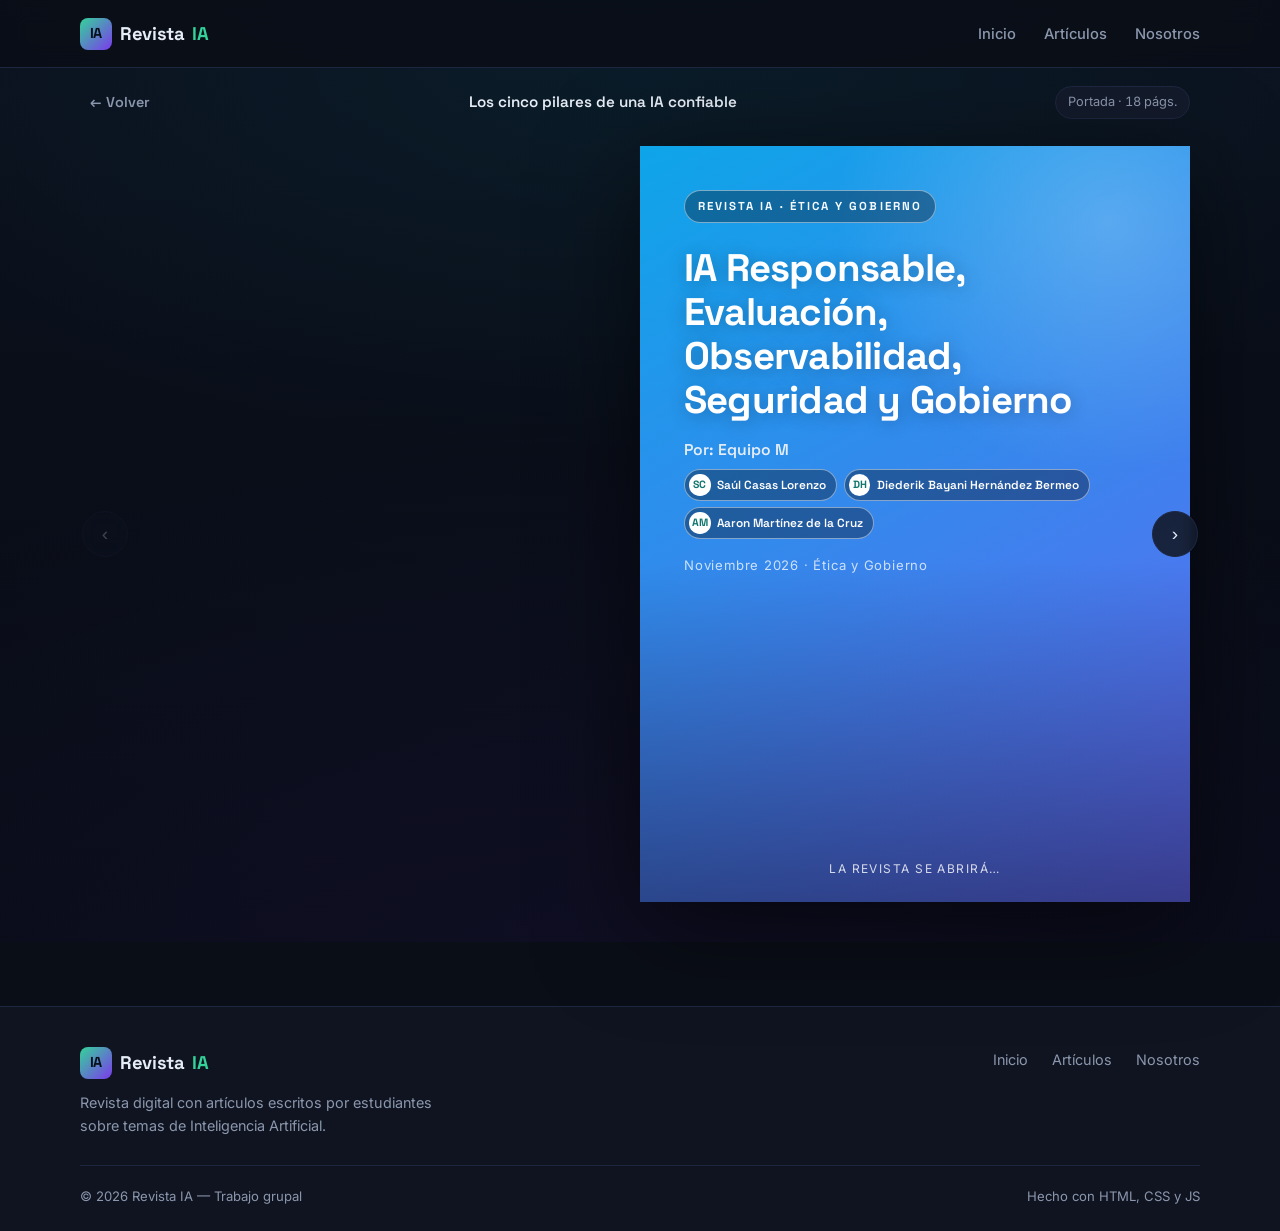
<file: articulos/articulo-13.html>
<!DOCTYPE html>
<html lang="es">
<head>
  <meta charset="UTF-8">
  <meta name="viewport" content="width=device-width, initial-scale=1.0">
  <meta name="description" content="IA Responsable, Evaluación, Observabilidad, Seguridad y Gobierno: los cinco pilares de una IA confiable - Revista IA">
  <title>IA Responsable, Evaluación, Observabilidad, Seguridad y Gobierno — Revista IA</title>
  <link rel="preconnect" href="https://fonts.googleapis.com">
  <link rel="preconnect" href="https://fonts.gstatic.com" crossorigin>
  <link href="https://fonts.googleapis.com/css2?family=Inter:wght@400;500;600&family=Space+Grotesk:wght@500;600;700&display=swap" rel="stylesheet">
  <link rel="icon" type="image/svg+xml" href="../assets/img/logo.svg">
  <link rel="stylesheet" href="../css/styles.css">
  <link rel="stylesheet" href="../css/revista.css">

  <!-- Estilos exclusivos del Artículo 6 -->
  <style>
    body.art-6 { --accent: #34d399; }

    /* Tablas compactas */
    .art-6 .tabla-datos {
      width: 100%;
      border-collapse: collapse;
      margin: 0.6rem 0 0.9rem;
      font-size: 0.82em;
      line-height: 1.35;
    }
    .art-6 .tabla-datos th,
    .art-6 .tabla-datos td {
      border: 1px solid var(--border);
      padding: 0.4rem 0.5rem;
      text-align: left;
      vertical-align: top;
    }
    .art-6 .tabla-datos th {
      background: rgba(52, 211, 153, 0.12);
      color: var(--accent);
      font-family: var(--font-heading);
    }
    .art-6 .tabla-datos td:first-child { font-weight: 600; }

    /* Los cinco pilares numerados */
    .art-6 .pilares { list-style: none; margin: 0.5rem 0 1rem; padding: 0; counter-reset: pilar; }
    .art-6 .pilares li {
      counter-increment: pilar;
      position: relative;
      padding: 0 0 0.55rem 2rem;
      margin: 0;
    }
    .art-6 .pilares li::before {
      content: counter(pilar);
      position: absolute;
      left: 0;
      top: 0;
      width: 1.4rem;
      height: 1.4rem;
      border-radius: 50%;
      background: var(--accent);
      color: #0b1220;
      font-family: var(--font-heading);
      font-weight: 700;
      font-size: 0.8em;
      display: grid;
      place-items: center;
    }
    .art-6 .pilares li strong { color: var(--accent); font-family: var(--font-heading); }

    /* Ciclo de evaluación paso a paso */
    .art-6 .ciclo { list-style: none; margin: 0.5rem 0 1rem; padding: 0; }
    .art-6 .ciclo li {
      position: relative;
      padding: 0 0 0.8rem 1.5rem;
      border-left: 2px solid rgba(52, 211, 153, 0.35);
      margin: 0;
    }
    .art-6 .ciclo li::before {
      content: "";
      position: absolute;
      left: -6px;
      top: 4px;
      width: 10px;
      height: 10px;
      border-radius: 50%;
      background: var(--accent);
      box-shadow: 0 0 8px rgba(52, 211, 153, 0.6);
    }
    .art-6 .ciclo li:last-child { border-left-color: transparent; }

    /* Funciones del NIST en cuadrícula 2x2 */
    .art-6 .nist {
      display: grid;
      grid-template-columns: 1fr 1fr;
      gap: 0.5rem;
      margin: 0.6rem 0 0.9rem;
    }
    .art-6 .nist div {
      border: 1px solid var(--border);
      border-radius: 10px;
      padding: 0.5rem 0.6rem;
      font-size: 0.85em;
      line-height: 1.35;
    }
    .art-6 .nist strong {
      display: block;
      color: var(--accent);
      font-family: var(--font-heading);
      font-size: 1.05em;
      margin-bottom: 0.15rem;
    }

    .art-6 .referencias li { font-size: 0.9em; margin-bottom: 0.4rem; }

    /* Ilustraciones */
    .art-6 .ilustra {
      display: block;
      width: 100%;
      height: auto;
      max-height: 125px;
      margin: 0.4rem auto 0.9rem;
      filter: drop-shadow(0 6px 18px rgba(52, 211, 153, 0.18));
    }
    .art-6 .ilustra .pulso { animation: art6-pulso 2.2s ease-in-out infinite; transform-origin: center; transform-box: fill-box; }
    .art-6 .ilustra .giro { animation: art6-giro 18s linear infinite; transform-origin: 150px 62px; }
    @keyframes art6-pulso { 0%,100% { opacity: .45; } 50% { opacity: 1; } }
    @keyframes art6-giro { to { transform: rotate(360deg); } }
    @media (prefers-reduced-motion: reduce) {
      .art-6 .ilustra .pulso, .art-6 .ilustra .giro { animation: none; }
    }

    /* Etiquetas de autores */
    .art-6 .autores { display: flex; flex-wrap: wrap; gap: 0.4rem; margin: 0.2rem 0 0.9rem; }
    .art-6 .autor-chip {
      display: inline-flex;
      align-items: center;
      gap: 0.4rem;
      font-family: var(--font-heading);
      font-size: 0.74rem;
      font-weight: 600;
      color: #fff;
      background: rgba(4, 8, 18, 0.35);
      border: 1px solid rgba(255, 255, 255, 0.45);
      padding: 0.25rem 0.65rem 0.25rem 0.25rem;
      border-radius: 999px;
    }
    .art-6 .autor-chip .ini {
      width: 1.35rem; height: 1.35rem; border-radius: 50%;
      display: grid; place-items: center;
      background: #fff; color: #0f766e; font-size: 0.66rem; font-weight: 700;
    }

    /* Página de autores */
    .art-6 .equipo { list-style: none; margin: 0.6rem 0 1rem; padding: 0; display: grid; gap: 0.55rem; }
    .art-6 .equipo li {
      display: flex; align-items: center; gap: 0.75rem; margin: 0;
      background: rgba(52, 211, 153, 0.06);
      border: 1px solid var(--border);
      border-radius: 12px;
      padding: 0.55rem 0.7rem;
    }
    .art-6 .equipo .avatar {
      flex: none; width: 2.3rem; height: 2.3rem; border-radius: 50%;
      display: grid; place-items: center;
      font-family: var(--font-heading); font-weight: 700; font-size: 0.85rem;
      color: #06101a;
      background: linear-gradient(135deg, var(--accent), #22d3ee);
    }
    .art-6 .equipo strong { display: block; font-family: var(--font-heading); line-height: 1.25; }
    .art-6 .equipo span { font-size: 0.82em; color: var(--muted); }
  </style>
</head>
<body class="art-6">

  <header class="navbar">
    <div class="contenedor">
      <a href="../index.html" class="logo">
        <span class="logo-mark">IA</span>
        Revista<span>IA</span>
      </a>
      <button class="nav-toggle" aria-label="Abrir menú" aria-expanded="false">
        <span></span><span></span><span></span>
      </button>
      <nav>
        <ul class="nav-links">
          <li><a href="../index.html">Inicio</a></li>
          <li><a href="../index.html#articulos">Artículos</a></li>
          <li><a href="../index.html#nosotros">Nosotros</a></li>
        </ul>
      </nav>
    </div>
  </header>

  <main class="lector">
    <div class="lector-barra">
      <a class="lector-volver" href="../index.html#articulos">← Volver</a>
      <span class="lector-titulo">Los cinco pilares de una IA confiable</span>
      <span class="lector-contador" id="contador">Portada</span>
    </div>

    <div class="zona-revista">
      <button class="lector-flecha prev" aria-label="Página anterior">‹</button>

      <div id="revista" class="revista">

        <!-- PORTADA -->
        <div class="pagina portada-revista" data-density="hard" style="--c1:#10b981; --c2:#0f766e;">
          <span class="portada-sello">Revista IA · Ética y Gobierno</span>
          <h1>IA Responsable, Evaluación, Observabilidad, Seguridad y Gobierno</h1>
          <p class="portada-autor">Por: Equipo M</p>
          <div class="autores" aria-label="Autores">
            <span class="autor-chip"><span class="ini">SC</span>Saúl Casas Lorenzo</span>
            <span class="autor-chip"><span class="ini">DH</span>Diederik Bayani Hernández Bermeo</span>
            <span class="autor-chip"><span class="ini">AM</span>Aaron Martínez de la Cruz</span>
          </div>
          <span class="portada-fecha">Noviembre 2026 · Ética y Gobierno</span>
          <span class="portada-hint">La revista se abrirá…</span>
        </div>

        <!-- PÁGINA 1: Introducción -->
        <div class="pagina">
          <span class="etiqueta">Introducción</span>
          <h2>Funcionar bien ya no es suficiente</h2>
          <svg class="ilustra" viewBox="0 0 300 120" role="img" aria-label="Escudo con red neuronal: IA confiable">
            <defs>
              <linearGradient id="a6g1" x1="0" y1="0" x2="1" y2="1"><stop offset="0" stop-color="#34d399"/><stop offset="1" stop-color="#22d3ee"/></linearGradient>
            </defs>
            <g stroke="#34d399" stroke-opacity=".35" stroke-width="1.5">
              <line x1="30" y1="30" x2="90" y2="60"/><line x1="30" y1="90" x2="90" y2="60"/><line x1="30" y1="60" x2="90" y2="60"/>
              <line x1="210" y1="60" x2="270" y2="30"/><line x1="210" y1="60" x2="270" y2="90"/><line x1="210" y1="60" x2="270" y2="60"/>
            </g>
            <g fill="#22d3ee"><circle class="pulso" cx="30" cy="30" r="5"/><circle cx="30" cy="60" r="5"/><circle class="pulso" cx="30" cy="90" r="5"/>
              <circle cx="270" cy="30" r="5"/><circle class="pulso" cx="270" cy="60" r="5"/><circle cx="270" cy="90" r="5"/></g>
            <path d="M150 8 L196 24 V58 C196 86 176 104 150 114 C124 104 104 86 104 58 V24 Z" fill="url(#a6g1)" fill-opacity=".15" stroke="url(#a6g1)" stroke-width="3"/>
            <path d="M130 60 L145 75 L172 46" fill="none" stroke="#34d399" stroke-width="6" stroke-linecap="round" stroke-linejoin="round"/>
          </svg>
          <p>A medida que la inteligencia artificial pasa de ser un experimento a ejecutar procesos reales, una IA que simplemente "funciona bien" en pruebas de laboratorio ya no basta.</p>
          <div class="destacado">
            Un sistema puede tener alta precisión y, al mismo tiempo, discriminar a ciertos grupos, filtrar datos sensibles o ser manipulado por un usuario malicioso.
          </div>
          <p>También puede tomar decisiones que nadie en la organización puede explicar ni revertir a tiempo.</p>
        </div>

        <!-- PÁGINA 2: Los cinco pilares -->
        <div class="pagina">
          <h2>Cinco disciplinas para una IA confiable</h2>
          <p>Para que la IA sea confiable durante todo su ciclo de vida, y no solo en su lanzamiento, han surgido estas disciplinas:</p>
          <ol class="pilares">
            <li><strong>IA Responsable:</strong> los principios que debe respetar.</li>
            <li><strong>Evaluación:</strong> cómo comprobamos que los cumple.</li>
            <li><strong>Observabilidad:</strong> cómo entendemos su comportamiento en producción.</li>
            <li><strong>Seguridad:</strong> cómo la protegemos de ataques y abusos.</li>
            <li><strong>Gobierno:</strong> quién decide, quién responde y bajo qué reglas.</li>
          </ol>
          <p>Hilo conductor: una empresa que usa IA para analizar currículums y recomendar candidatos a una vacante.</p>
        </div>

        <!-- PÁGINA 3: IA Responsable (1/2) -->
        <div class="pagina">
          <span class="etiqueta">1 · IA Responsable</span>
          <h2>Principios, no un estándar único</h2>
          <p>Es el conjunto de prácticas que buscan que un sistema produzca buenos resultados de forma ética, segura y controlable. Microsoft propone cinco principios:</p>
          <table class="tabla-datos">
            <thead>
              <tr><th>Principio</th><th>En el reclutamiento</th></tr>
            </thead>
            <tbody>
              <tr><td>Equidad</td><td>No favorecer ni descartar por género, edad u origen, sino por competencias.</td></tr>
              <tr><td>Transparencia</td><td>Avisar a los candidatos que un modelo participa en la preselección.</td></tr>
              <tr><td>Explicabilidad</td><td>Mostrar al reclutador qué factores llevaron a recomendar o descartar.</td></tr>
            </tbody>
          </table>
        </div>

        <!-- PÁGINA 4: IA Responsable (2/2) -->
        <div class="pagina">
          <h2>Principios conectados</h2>
          <table class="tabla-datos">
            <thead>
              <tr><th>Principio</th><th>En el reclutamiento</th></tr>
            </thead>
            <tbody>
              <tr><td>Privacidad</td><td>Limitar el acceso a los CV y datos personales solo al personal autorizado.</td></tr>
              <tr><td>Supervisión humana</td><td>Que la decisión final de contratación la tome una persona, no el modelo.</td></tr>
            </tbody>
          </table>
          <div class="destacado">
            Estos principios no son independientes: la explicabilidad permite detectar fallas de equidad, y la supervisión humana solo funciona si hay transparencia sobre cómo opera el sistema.
          </div>
        </div>

        <!-- PÁGINA 5: Evaluación (1/3) -->
        <div class="pagina">
          <span class="etiqueta">2 · Evaluación</span>
          <h2>Declarar principios no basta</h2>
          <svg class="ilustra" viewBox="0 0 300 120" role="img" aria-label="Gráfica de barras con diferencia de aceptación entre dos grupos">
            <line x1="20" y1="104" x2="280" y2="104" stroke="#8b97ad" stroke-width="1.5"/>
            <g font-family="Space Grotesk, sans-serif" font-size="10" fill="#8b97ad" text-anchor="middle">
              <text x="80" y="117">Grupo A</text><text x="170" y="117">Grupo B</text>
            </g>
            <rect x="55" y="22" width="50" height="82" rx="6" fill="#34d399"/>
            <rect x="145" y="66" width="50" height="38" rx="6" fill="#f87171"/>
            <g font-family="Space Grotesk, sans-serif" font-weight="700" font-size="13" fill="#fff" text-anchor="middle">
              <text x="80" y="40">72%</text><text x="170" y="84">31%</text>
            </g>
            <line class="pulso" x1="110" y1="22" x2="140" y2="66" stroke="#fbbf24" stroke-width="2" stroke-dasharray="4 4"/>
            <circle cx="245" cy="48" r="20" fill="none" stroke="#fbbf24" stroke-width="4"/>
            <line x1="259" y1="62" x2="276" y2="80" stroke="#fbbf24" stroke-width="6" stroke-linecap="round"/>
            <text x="245" y="54" text-anchor="middle" font-family="Space Grotesk, sans-serif" font-weight="700" font-size="17" fill="#fbbf24">!</text>
          </svg>
          <p>Ignorar los principios tiene consecuencias concretas. El riesgo más documentado es el <strong>sesgo algorítmico</strong>: si un modelo se entrena con decisiones históricas que favorecieron a cierto perfil, aprende y reproduce ese patrón.</p>
          <p>A esto se suman resultados difíciles de explicar y daños reputacionales o legales para la organización.</p>
          <div class="destacado">
            Evaluar un sistema de IA significa medir, con evidencia, si cumple los objetivos para los que fue diseñado.
          </div>
        </div>

        <!-- PÁGINA 6: Evaluación (2/3) -->
        <div class="pagina">
          <h2>Tipos de prueba</h2>
          <ul>
            <li><strong>Calidad y error:</strong> precisión, exhaustividad (recall), falsos positivos y negativos.</li>
            <li><strong>Sesgo:</strong> comparar resultados entre grupos (género, edad) para detectar diferencias injustificadas.</li>
            <li><strong>Robustez:</strong> que siga funcionando con CV en otros formatos, datos incompletos o errores de OCR.</li>
            <li><strong>Automatizada vs. humana:</strong> la automatizada analiza grandes volúmenes; la humana aporta juicio cualitativo que las métricas no capturan.</li>
          </ul>
        </div>

        <!-- PÁGINA 7: Evaluación (3/3) -->
        <div class="pagina">
          <h2>Un ciclo que se repite</h2>
          <p>La evaluación no termina en el lanzamiento: se repite cada vez que cambian el modelo, los datos o las reglas, porque un ajuste menor puede introducir nuevos sesgos.</p>
          <ul class="ciclo">
            <li>Probar con CV de ejemplo.</li>
            <li>Comparar las recomendaciones contra criterios laborales relevantes.</li>
            <li>Identificar errores o diferencias injustificadas entre candidatos equivalentes.</li>
            <li>Corregir el sistema y volver a evaluarlo antes de confiar en él.</li>
          </ul>
        </div>

        <!-- PÁGINA 8: Observabilidad (1/2) -->
        <div class="pagina">
          <span class="etiqueta">3 · Observabilidad</span>
          <h2>Entender el sistema en producción</h2>
          <p>Los datos reales difieren de los de prueba, el uso crece o una actualización causa efectos inesperados. La observabilidad permite entender qué ocurre <em>mientras el sistema funciona</em>.</p>
          <ul>
            <li><strong>Logging:</strong> qué recibió el modelo y qué respondió, con control de acceso.</li>
            <li><strong>Métricas operativas:</strong> latencia, errores, volumen y versión del modelo.</li>
            <li><strong>Drift:</strong> cambios graduales en los datos (data drift) o en el rendimiento (model drift).</li>
            <li><strong>Alertas y trazabilidad:</strong> avisos y registros para reconstruir incidentes.</li>
          </ul>
        </div>

        <!-- PÁGINA 9: Observabilidad (2/2) -->
        <div class="pagina">
          <h2>Detectar no es resolver</h2>
          <svg class="ilustra" viewBox="0 0 300 120" role="img" aria-label="Panel de monitoreo con una métrica que se sale de su rango y dispara una alerta">
            <rect x="6" y="6" width="288" height="108" rx="12" fill="#131a2a" stroke="#1e2740"/>
            <circle cx="22" cy="20" r="4" fill="#f87171"/><circle cx="34" cy="20" r="4" fill="#fbbf24"/><circle cx="46" cy="20" r="4" fill="#34d399"/>
            <rect x="20" y="40" width="260" height="36" fill="#34d399" fill-opacity=".08"/>
            <line x1="20" y1="40" x2="280" y2="40" stroke="#34d399" stroke-opacity=".4" stroke-dasharray="4 4"/>
            <line x1="20" y1="76" x2="280" y2="76" stroke="#34d399" stroke-opacity=".4" stroke-dasharray="4 4"/>
            <polyline points="20,60 50,55 80,62 110,52 140,58 170,54 195,63 215,74 238,88 262,98" fill="none" stroke="#22d3ee" stroke-width="3" stroke-linejoin="round" stroke-linecap="round"/>
            <circle class="pulso" cx="262" cy="98" r="7" fill="#f87171"/>
            <rect x="196" y="12" width="84" height="20" rx="10" fill="#f87171" fill-opacity=".18" stroke="#f87171"/>
            <text x="238" y="26" text-anchor="middle" font-family="Space Grotesk, sans-serif" font-weight="700" font-size="10" fill="#fca5a5">ALERTA · DRIFT</text>
          </svg>
          <p>Si tras una actualización el sistema empieza a recomendar candidatos menos adecuados, son los registros, las métricas y las alertas los que permiten detectar el cambio e investigar su causa, no la evaluación inicial, que ya quedó atrás.</p>
          <div class="destacado">
            Observar un problema no lo resuelve automáticamente: la observabilidad da la información para que un equipo humano decida qué hacer.
          </div>
          <p>Sus prácticas provienen de MLOps y LLMOps.</p>
        </div>

        <!-- PÁGINA 10: Seguridad (1/2) -->
        <div class="pagina">
          <span class="etiqueta">4 · Seguridad</span>
          <h2>Amenazas según OWASP</h2>
          <p>Un sistema bien evaluado puede seguir siendo vulnerable a ataques deliberados. El OWASP Top 10 for LLM Applications documenta las amenazas más críticas:</p>
          <table class="tabla-datos">
            <thead>
              <tr><th>Amenaza</th><th>En qué consiste</th></tr>
            </thead>
            <tbody>
              <tr><td>Prompt injection</td><td>Entradas que alteran las instrucciones del sistema.</td></tr>
              <tr><td>Salidas inseguras</td><td>Usar la respuesta del modelo sin validarla.</td></tr>
              <tr><td>Envenenamiento de datos</td><td>Insertar datos dañinos en el entrenamiento.</td></tr>
              <tr><td>Información sensible</td><td>El modelo revela datos confidenciales.</td></tr>
              <tr><td>Plugins inseguros</td><td>Herramientas sin validación ni límites de permisos.</td></tr>
              <tr><td>Exceso de autonomía</td><td>Actuar sin supervisión suficiente.</td></tr>
            </tbody>
          </table>
        </div>

        <!-- PÁGINA 11: Seguridad (2/2) -->
        <div class="pagina">
          <h2>Jailbreak vs. prompt injection</h2>
          <svg class="ilustra" viewBox="0 0 300 120" role="img" aria-label="Candado protegido por capas de seguridad que bloquean un ataque">
            <g fill="none" stroke-width="2.5">
              <circle cx="150" cy="62" r="54" stroke="#34d399" stroke-opacity=".25" stroke-dasharray="6 6" class="giro"/>
              <circle cx="150" cy="62" r="42" stroke="#34d399" stroke-opacity=".5"/>
              <circle cx="150" cy="62" r="30" stroke="#22d3ee" stroke-opacity=".7"/>
            </g>
            <rect x="136" y="58" width="28" height="22" rx="4" fill="#34d399"/>
            <path d="M141 58 V50 a9 9 0 0 1 18 0 V58" fill="none" stroke="#34d399" stroke-width="4"/>
            <circle cx="150" cy="68" r="3" fill="#06101a"/>
            <g font-family="monospace" font-size="11" fill="#f87171">
              <text x="12" y="40">ignore prev</text><text x="18" y="56">instructions…</text>
            </g>
            <path d="M88 50 L100 54" stroke="#f87171" stroke-width="2.5" stroke-linecap="round"/>
            <path class="pulso" d="M100 46 l8 8 m0 -8 l-8 8" stroke="#f87171" stroke-width="3" stroke-linecap="round"/>
            <g font-family="Space Grotesk, sans-serif" font-size="10" fill="#8b97ad">
              <text x="214" y="38">guardrails</text><text x="214" y="64">validación</text><text x="214" y="90">acceso</text>
            </g>
          </svg>
          <p>Suelen confundirse: el <strong>prompt injection</strong> manipula las instrucciones que recibe el sistema, mientras que el <strong>jailbreak</strong> busca sortear las barreras que el propio modelo tiene incorporadas.</p>
          <p>En el reclutamiento, un riesgo concreto es que alguien manipule al asistente para que revele CV o datos de otros candidatos.</p>
          <div class="destacado">
            Ninguna medida es absoluta: se combinan control de acceso, validación de entradas y salidas, protección de datos, límites de acciones y guardrails, junto con supervisión humana.
          </div>
        </div>

        <!-- PÁGINA 12: Gobierno (1/3) -->
        <div class="pagina">
          <span class="etiqueta">5 · Gobierno</span>
          <h2>¿Quién responde por la IA?</h2>
          <svg class="ilustra" viewBox="0 0 300 120" role="img" aria-label="Balanza con reglas de un lado y responsables del otro">
            <line x1="150" y1="20" x2="150" y2="104" stroke="#a78bfa" stroke-width="4" stroke-linecap="round"/>
            <rect x="118" y="104" width="64" height="8" rx="4" fill="#a78bfa"/>
            <circle cx="150" cy="18" r="6" fill="#a78bfa"/>
            <line x1="70" y1="30" x2="230" y2="30" stroke="#a78bfa" stroke-width="4" stroke-linecap="round"/>
            <path d="M70 30 L50 70 M70 30 L90 70 M230 30 L210 70 M230 30 L250 70" stroke="#a78bfa" stroke-opacity=".6" stroke-width="1.5"/>
            <path d="M44 70 h52 a26 12 0 0 1 -52 0 Z" fill="#a78bfa" fill-opacity=".25" stroke="#a78bfa" stroke-width="2"/>
            <path d="M204 70 h52 a26 12 0 0 1 -52 0 Z" fill="#a78bfa" fill-opacity=".25" stroke="#a78bfa" stroke-width="2"/>
            <rect x="56" y="44" width="26" height="24" rx="2" fill="#e6edf7"/>
            <g stroke="#8b97ad" stroke-width="1.5"><line x1="60" y1="51" x2="78" y2="51"/><line x1="60" y1="56" x2="78" y2="56"/><line x1="60" y1="61" x2="72" y2="61"/></g>
            <circle cx="222" cy="52" r="6" fill="#34d399"/><path d="M212 68 a10 9 0 0 1 20 0 Z" fill="#34d399"/>
            <circle cx="240" cy="54" r="5" fill="#22d3ee"/><path d="M232 68 a8 8 0 0 1 16 0 Z" fill="#22d3ee"/>
            <g font-family="Space Grotesk, sans-serif" font-size="10" fill="#8b97ad" text-anchor="middle">
              <text x="70" y="97">Reglas</text><text x="230" y="97">Responsables</text>
            </g>
          </svg>
          <p>Proteger técnicamente un sistema no resuelve quién es responsable ni bajo qué reglas opera. El gobierno de IA establece políticas internas, asigna roles, define usos permitidos y gestiona riesgos e incidentes.</p>
          <p>Incluye documentación y auditoría para revisar cómo se construyó el sistema y quién autorizó cada decisión.</p>
          <div class="destacado">
            La seguridad protege al sistema; el gobierno establece las reglas, los controles y quién responde por él.
          </div>
        </div>

        <!-- PÁGINA 13: Gobierno (2/3) — NIST -->
        <div class="pagina">
          <h2>NIST AI RMF 1.0</h2>
          <p>Publicado en 2023 por el Instituto Nacional de Estándares y Tecnología de EE. UU., organiza la gestión de riesgos en cuatro funciones:</p>
          <div class="nist">
            <div><strong>Govern</strong>Políticas, procesos y responsabilidades alineados con los valores de la organización.</div>
            <div><strong>Map</strong>Propósito, límites y riesgos del sistema en cada etapa.</div>
            <div><strong>Measure</strong>Evaluar riesgos: equidad, robustez, seguridad y privacidad.</div>
            <div><strong>Manage</strong>Priorizar, mitigar, monitorear y documentar tras el despliegue.</div>
          </div>
        </div>

        <!-- PÁGINA 14: Gobierno (3/3) — EU AI Act -->
        <div class="pagina">
          <h2>EU AI Act</h2>
          <p>En vigor desde agosto de 2024, clasifica los sistemas en cuatro niveles de riesgo:</p>
          <table class="tabla-datos">
            <thead>
              <tr><th>Nivel</th><th>Ejemplos</th><th>Obligación</th></tr>
            </thead>
            <tbody>
              <tr><td>Inaceptable</td><td>Puntuación social</td><td>Prohibido desde feb. 2025</td></tr>
              <tr><td>Alto</td><td>Selección de personal, crédito</td><td>Gestión de riesgos y supervisión humana</td></tr>
              <tr><td>Limitado</td><td>Chatbots, deepfakes</td><td>Informar que es IA</td></tr>
              <tr><td>Mínimo</td><td>Filtros de spam, videojuegos</td><td>Sin obligaciones específicas</td></tr>
            </tbody>
          </table>
          <p>Nuestro sistema de reclutamiento sería de <strong>alto riesgo</strong>.</p>
        </div>

        <!-- PÁGINA 15: Conclusión (1/2) -->
        <div class="pagina">
          <span class="etiqueta">Conclusión</span>
          <h2>Un ciclo continuo</h2>
          <p>Los cinco pilares no son una lista que se marca una sola vez, sino un ciclo durante toda la vida del sistema:</p>
          <ol class="pilares">
            <li><strong>IA Responsable</strong> define los principios.</li>
            <li><strong>Evaluación</strong> comprueba si se cumplen, antes y después del lanzamiento.</li>
            <li><strong>Observabilidad</strong> detecta cambios en producción.</li>
            <li><strong>Seguridad</strong> reduce amenazas y usos indebidos.</li>
            <li><strong>Gobierno</strong> define reglas, roles y responsables.</li>
          </ol>
        </div>

        <!-- PÁGINA 16: Conclusión (2/2) -->
        <div class="pagina">
          <h2>Ningún pilar vive solo</h2>
          <svg class="ilustra" viewBox="0 0 300 124" role="img" aria-label="Ciclo continuo de los cinco pilares">
            <circle class="giro" cx="150" cy="62" r="46" fill="none" stroke="#34d399" stroke-opacity=".4" stroke-width="2" stroke-dasharray="3 7"/>
            <g font-family="Space Grotesk, sans-serif" font-weight="700" font-size="9" text-anchor="middle">
              <circle cx="150" cy="16" r="14" fill="#34d399"/><text x="150" y="19" fill="#06101a">IA-R</text>
              <circle cx="194" cy="48" r="14" fill="#22d3ee"/><text x="194" y="51" fill="#06101a">EVAL</text>
              <circle cx="177" cy="100" r="14" fill="#60a5fa"/><text x="177" y="103" fill="#06101a">OBS</text>
              <circle cx="123" cy="100" r="14" fill="#f87171"/><text x="123" y="103" fill="#06101a">SEG</text>
              <circle cx="106" cy="48" r="14" fill="#a78bfa"/><text x="106" y="51" fill="#06101a">GOB</text>
            </g>
            <text x="150" y="66" text-anchor="middle" font-family="Space Grotesk, sans-serif" font-weight="700" font-size="11" fill="#e6edf7">IA confiable</text>
            <g font-family="Space Grotesk, sans-serif" font-size="9.5" fill="#8b97ad">
              <text x="12" y="40">principios</text><text x="232" y="40">pruebas</text>
              <text x="222" y="112">monitoreo</text><text x="20" y="112">protección</text>
            </g>
          </svg>
          <p>Si la observabilidad detecta más errores, se diseñan nuevas evaluaciones. Si se encuentra una vulnerabilidad, se refuerza la seguridad. Si se identifica un riesgo importante, el gobierno define cómo actuar.</p>
          <div class="destacado">
            Una IA confiable no es simplemente una IA que funciona, sino una que la organización puede evaluar, comprender, proteger y gobernar de manera responsable a lo largo de todo su ciclo de vida.
          </div>
        </div>

        <!-- PÁGINA 17: Autores -->
        <div class="pagina">
          <span class="etiqueta">Autores</span>
          <h2>Equipo M</h2>
          <ul class="equipo">
            <li><span class="avatar">SC</span><div><strong>Saúl Casas Lorenzo</strong><span>Matemáticas Aplicadas y Computación</span></div></li>
            <li><span class="avatar">DH</span><div><strong>Diederik Bayani Hernández Bermeo</strong><span>Matemáticas Aplicadas y Computación</span></div></li>
            <li><span class="avatar">AM</span><div><strong>Aaron Martínez de la Cruz</strong><span>Matemáticas Aplicadas y Computación</span></div></li>
          </ul>
          <div class="destacado">
            Materia: Sistemas Inteligentes · Profesor: Javier Rosas Hernández<br>FES Acatlán, UNAM
          </div>
        </div>

        <!-- PÁGINA 18: Referencias -->
        <div class="pagina">
          <h2>Referencias</h2>
          <ul class="referencias">
            <li>NIST AI Risk Management Framework: resumen de las 4 funciones (Scrut).</li>
            <li>NIST AI RMF: contexto y antecedentes (Morgan Lewis).</li>
            <li>OWASP Top 10 for LLM Applications: descripción de las 10 categorías (CrowdStrike).</li>
            <li>EU AI Act: niveles de riesgo y calendario de aplicación (Seers.ai).</li>
            <li>EU AI Act: resumen legal y obligaciones (Travers Smith).</li>
          </ul>
        </div>

        <!-- CONTRAPORTADA -->
        <div class="pagina contra-revista" data-density="hard">
          <div class="logo-mark">IA</div>
          <h2>Fin del artículo</h2>
          <p>Gracias por leer la Revista IA</p>
          <a href="../index.html#articulos" class="btn btn-ghost">← Volver a la revista</a>
        </div>

      </div>

      <button class="lector-flecha next" aria-label="Página siguiente">›</button>
    </div>
  </main>

  <footer class="footer">
    <div class="contenedor">
      <div class="footer-grid">
        <div>
          <a href="../index.html" class="logo">
            <span class="logo-mark">IA</span>
            Revista<span>IA</span>
          </a>
          <p style="margin-top: 0.75rem;">Revista digital con artículos escritos por estudiantes sobre temas de Inteligencia Artificial.</p>
        </div>
        <ul class="footer-links">
          <li><a href="../index.html">Inicio</a></li>
          <li><a href="../index.html#articulos">Artículos</a></li>
          <li><a href="../index.html#nosotros">Nosotros</a></li>
        </ul>
      </div>
      <div class="footer-bottom">
        <span>&copy; <span id="anio"></span> Revista IA — Trabajo grupal</span>
        <span>Hecho con HTML, CSS y JS</span>
      </div>
    </div>
  </footer>

  <script src="../js/main.js"></script>
  <script src="../js/vendor/page-flip.browser.min.js"></script>
  <script src="../js/lectura.js"></script>
</body>
</html>
</file>
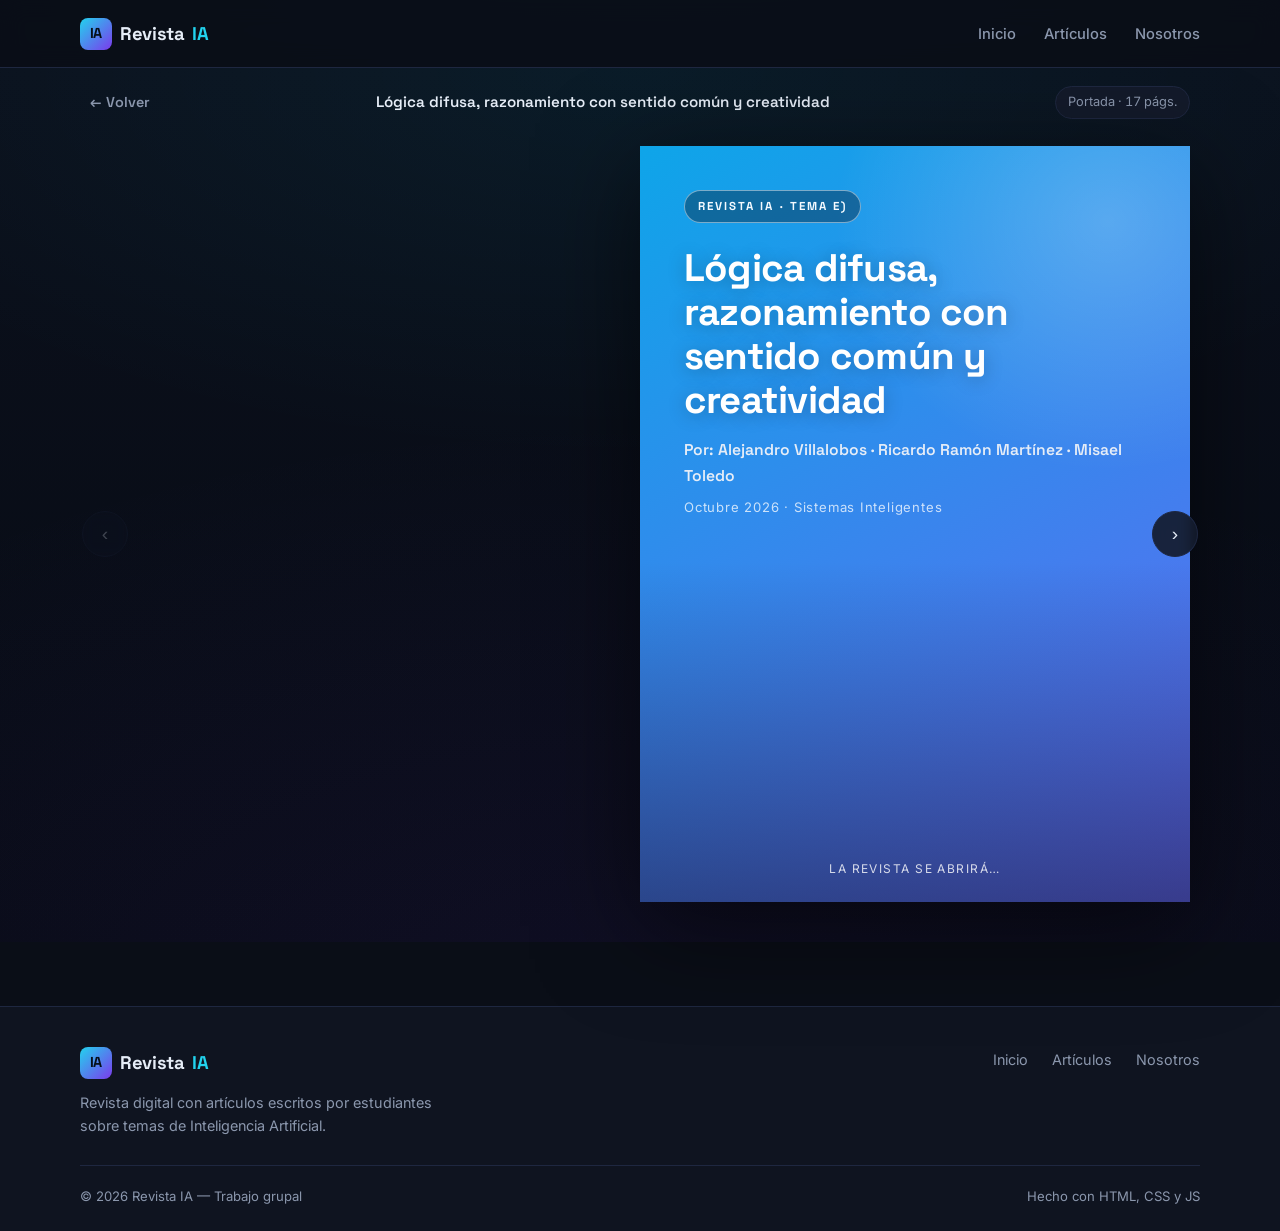
<file: articulos/articulo-5.html>
<!DOCTYPE html>
<html lang="es">
<head>
  <meta charset="UTF-8">
  <meta name="viewport" content="width=device-width, initial-scale=1.0">
  <meta name="description" content="Lógica difusa, razonamiento con sentido común y creatividad — tres formas de razonar más allá del «sí o no». Revista IA, Tema e).">
  <title>Lógica difusa, razonamiento con sentido común y creatividad — Revista IA</title>
  <link rel="preconnect" href="https://fonts.googleapis.com">
  <link rel="preconnect" href="https://fonts.gstatic.com" crossorigin>
  <link href="https://fonts.googleapis.com/css2?family=Inter:wght@400;500;600&family=Space+Grotesk:wght@500;600;700&display=swap" rel="stylesheet">
  <link rel="icon" type="image/svg+xml" href="../assets/img/logo.svg">
  <!-- Estilos BASE de la revista (navbar, footer, tipografías) -->
  <link rel="stylesheet" href="../css/styles.css">
  <!-- Estilos del LECTOR de revista (páginas, portada, controles) -->
  <link rel="stylesheet" href="../css/revista.css">

  <!-- ============================================
       ESTILOS EXCLUSIVOS DE ESTE ARTÍCULO (.art-e)
       Tema e): lógica difusa, sentido común y creatividad.
       Acento por sección, igual que la exposición:
       cian (difusa), naranja (sentido común), violeta (creatividad).
       Figuras en ../assets/img/tema-e-*.png
       ============================================ -->
  <style>
    body.art-e { --accent: #22d3ee; }

    .art-e .sec-difusa      { --accent: #22d3ee; } /* cian    */
    .art-e .sec-comun       { --accent: #fb923c; } /* naranja */
    .art-e .sec-creatividad { --accent: #a78bfa; } /* violeta */
    .art-e .sec-rel,
    .art-e .sec-ia          { --accent: #38bdf8; } /* azul    */

    .art-e .pagina .etiqueta {
      background: rgba(255, 255, 255, 0.06);
      border: 1px solid color-mix(in srgb, var(--accent) 55%, transparent);
    }
    .art-e .pagina .destacado { background: rgba(255, 255, 255, 0.04); }

    /* Imágenes de figuras (archivos en ../assets/img/) */
    .art-e .pagina img {
      max-width: 100%;
      height: auto;
      display: block;
      border: 1px solid var(--border);
    }
    .art-e .fig { margin: 0.5rem 0 0.2rem; }
    .art-e .fig figcaption {
      font-size: 0.78rem;
      color: var(--muted);
      margin-top: 0.4rem;
      line-height: 1.5;
    }
    .art-e .fig figcaption b { color: var(--text); font-weight: 600; }

    /* Dato / estadística resaltada */
    .art-e .dato {
      display: block;
      font-family: var(--font-heading);
      font-weight: 700;
      font-size: 1.5rem;
      color: var(--accent);
      line-height: 1.1;
      margin: 0.6rem 0 0.2rem;
    }
    .art-e .dato small {
      display: block;
      font-family: var(--font-body);
      font-weight: 400;
      font-size: 0.72rem;
      color: var(--muted);
      letter-spacing: 0.02em;
      margin-top: 0.25rem;
    }

    /* Píldoras */
    .art-e .chips { display: flex; flex-wrap: wrap; gap: 0.4rem; margin: 0.2rem 0 0.9rem; }
    .art-e .chips span {
      font-family: var(--font-heading); font-size: 0.74rem; font-weight: 600;
      color: var(--accent);
      background: color-mix(in srgb, var(--accent) 12%, transparent);
      border: 1px solid color-mix(in srgb, var(--accent) 40%, transparent);
      padding: 0.3rem 0.6rem; border-radius: 999px;
    }

    /* Proceso creativo */
    .art-e .proceso { font-family: var(--font-heading); font-weight: 600; font-size: 0.82rem; color: var(--text); line-height: 1.9; }
    .art-e .proceso b { color: var(--accent); font-weight: 700; }

    /* Pasos numerados */
    .art-e .pasos { counter-reset: paso; list-style: none; margin: 0 0 0.6rem; padding: 0; }
    .art-e .pasos li { position: relative; padding-left: 2rem; margin-bottom: 0.55rem; }
    .art-e .pasos li::before {
      counter-increment: paso; content: counter(paso);
      position: absolute; left: 0; top: 0.05em;
      width: 1.4rem; height: 1.4rem; display: grid; place-items: center;
      font-family: var(--font-heading); font-size: 0.78rem; font-weight: 700;
      color: #06101a; background: var(--accent); border-radius: 50%;
    }

    /* Tarjeta de video */
    .art-e .video-card {
      display: block; text-decoration: none; position: relative;
      border: 1px solid var(--border); border-radius: 12px; overflow: hidden;
      background: linear-gradient(160deg, #0b1120, #141c2e);
      padding: 1.6rem 1.1rem; text-align: center; margin: 0.6rem 0 0.9rem;
      transition: border-color 0.2s ease, transform 0.2s ease;
    }
    .art-e .video-card:hover { border-color: var(--accent); transform: translateY(-2px); }
    .art-e .video-card .play {
      width: 56px; height: 56px; border-radius: 50%;
      background: var(--accent); display: grid; place-items: center; margin: 0 auto 0.7rem;
      box-shadow: 0 8px 24px color-mix(in srgb, var(--accent) 40%, transparent);
    }
    .art-e .video-card .play svg { width: 22px; height: 22px; display: block; fill: #06101a; margin-left: 3px; border: 0; }
    .art-e .video-card .vtitle { display: block; font-family: var(--font-heading); font-weight: 700; color: #fff; font-size: 1rem; margin-bottom: 0.3rem; }
    .art-e .video-card .vurl {
      display: inline-block; font-size: 0.8rem; color: var(--accent);
      background: color-mix(in srgb, var(--accent) 12%, transparent);
      border: 1px solid color-mix(in srgb, var(--accent) 35%, transparent);
      padding: 0.28rem 0.7rem; border-radius: 999px;
    }

    /* Fuentes */
    .art-e .fuentes { list-style: none; margin: 0; padding: 0; }
    .art-e .fuentes li { font-size: 0.78rem; color: var(--muted); padding: 0.28rem 0; border-bottom: 1px solid var(--border); line-height: 1.45; }
    .art-e .fuentes li:last-child { border-bottom: 0; }
    .art-e .fuentes b { color: var(--text); font-weight: 600; }

    /* Créditos */
    .art-e .creditos { font-size: 0.8rem; color: var(--muted); line-height: 1.6; }
    .art-e .creditos b { color: var(--text); font-weight: 600; }
  </style>
</head>
<body class="art-e">

  <!-- ===== NAVBAR ===== -->
  <header class="navbar">
    <div class="contenedor">
      <a href="../index.html" class="logo">
        <span class="logo-mark">IA</span>
        Revista<span>IA</span>
      </a>
      <button class="nav-toggle" aria-label="Abrir menú" aria-expanded="false">
        <span></span><span></span><span></span>
      </button>
      <nav>
        <ul class="nav-links">
          <li><a href="../index.html">Inicio</a></li>
          <li><a href="../index.html#articulos">Artículos</a></li>
          <li><a href="../index.html#nosotros">Nosotros</a></li>
        </ul>
      </nav>
    </div>
  </header>

  <!-- ===== LECTOR DE REVISTA ===== -->
  <main class="lector">
    <div class="lector-barra">
      <a class="lector-volver" href="../index.html#articulos">← Volver</a>
      <span class="lector-titulo">Lógica difusa, razonamiento con sentido común y creatividad</span>
      <span class="lector-contador" id="contador">Portada</span>
    </div>

    <div class="zona-revista">
      <button class="lector-flecha prev" aria-label="Página anterior">‹</button>

      <div id="revista" class="revista">

        <!-- ===== PORTADA ===== -->
        <div class="pagina portada-revista" data-density="hard" style="--c1:#0891b2; --c2:#7c3aed;">
          <span class="portada-sello">Revista IA · Tema e)</span>
          <h1>Lógica difusa, razonamiento con sentido común y creatividad</h1>
          <p class="portada-autor">Por: Alejandro Villalobos · Ricardo Ramón Martínez · Misael Toledo</p>
          <span class="portada-fecha">Octubre 2026 · Sistemas Inteligentes</span>
          <span class="portada-hint">La revista se abrirá…</span>
        </div>

        <!-- 1 · INTRODUCCIÓN -->
        <div class="pagina sec-difusa">
          <span class="etiqueta">Introducción</span>
          <h2>Una receta para empezar</h2>
          <p>«Agrega <strong>una pizca</strong> de sal, cocina a <strong>fuego medio</strong> y <strong>dale tu toque</strong>». Una receta cotidiana esconde tres formas de razonar con información imperfecta:</p>
          <div class="destacado">
            ¿Cuánto es «una pizca»? Información imprecisa → <strong>lógica difusa</strong>.<br>
            ¿Y si le ponemos pegamento? Lo que nadie tiene que decirnos → <strong>sentido común</strong>.<br>
            ¿Qué es «tu toque»? Algo nuevo y valioso → <strong>creatividad</strong>.
          </div>
        </div>

        <!-- EL HILO CONDUCTOR -->
        <div class="pagina sec-difusa">
          <span class="etiqueta">El hilo conductor</span>
          <h2>Tres conceptos relacionados</h2>
          <p>Vienen de disciplinas distintas: la lógica difusa, de las <strong>matemáticas y la ingeniería</strong>; el sentido común, de la <strong>lógica y la filosofía</strong>; la creatividad, de la <strong>psicología</strong>.</p>
          <p>Aun así comparten un punto de partida: razonar más allá del estricto «sí o no», cuando la información es…</p>
          <div class="chips">
            <span>Imprecisa · difusa</span>
            <span>Incompleta · sentido común</span>
            <span>Nueva · creatividad</span>
          </div>
        </div>

        <!-- 1 · LÓGICA DIFUSA — grados (FIGURA: pertenencia) -->
        <div class="pagina sec-difusa">
          <span class="etiqueta">1 · Lógica difusa</span>
          <h2>Pertenecer en grados</h2>
          <p>La lógica clásica es binaria: <strong>0 o 1</strong>. Zadeh (1965) propuso los <em>conjuntos difusos</em>: un elemento pertenece en un grado <strong>entre 0 y 1</strong>.</p>
          <figure class="fig">
            <img src="../assets/img/tema-e-pertenencia.png" alt="Grado de pertenencia al conjunto «alto»: lógica clásica (escalón) frente a lógica difusa (transición gradual).">
            <figcaption>Con umbral de 1.75 m, alguien de 1.74 m sería «no alto»; con lógica difusa es alto en grado <b>0.56</b>.</figcaption>
          </figure>
        </div>

        <!-- 1 · cómo funciona -->
        <div class="pagina sec-difusa">
          <span class="etiqueta">1 · Lógica difusa</span>
          <h2>¿Cómo funciona?</h2>
          <p>Un sistema de inferencia difusa (Mamdani y Assilian, 1975) traduce números en decisiones con reglas <strong>SI–ENTONCES</strong>, en cuatro pasos:</p>
          <ol class="pasos">
            <li><strong>Fuzzificación.</strong> Calcular el grado de cada entrada.</li>
            <li><strong>Reglas SI–ENTONCES.</strong> «Si está tibia, fuego medio».</li>
            <li><strong>Agregación.</strong> Combinar las reglas según su peso.</li>
            <li><strong>Defuzzificación.</strong> Obtener un número concreto.</li>
          </ol>
        </div>

        <!-- 1 · ejemplo estufa (FIGURA: estufa) -->
        <div class="pagina sec-difusa">
          <span class="etiqueta">1 · Lógica difusa</span>
          <h2>Ejemplo: una estufa</h2>
          <figure class="fig">
            <img src="../assets/img/tema-e-estufa.png" alt="Conjuntos difusos fría, tibia y caliente para la temperatura del sartén; en 135 °C, tibia 0.75 y caliente 0.25.">
            <figcaption>A <b>135 °C</b> el sartén es «tibio» en grado 0.75 y «caliente» en 0.25. Promedio ponderado (Sugeno) → <b>42.5 % de potencia</b>: control suave, sin brincos.</figcaption>
          </figure>
        </div>

        <!-- 1 · difuso ≠ probable -->
        <div class="pagina sec-difusa">
          <span class="etiqueta">1 · Lógica difusa</span>
          <h2>Difuso no es probable</h2>
          <p>La <strong>probabilidad</strong> mide si algo pasará («70 % de lluvia») y desaparece cuando ya se sabe. El <strong>grado difuso</strong> mide qué tanto aplica una palabra: 1.75 m sigue siendo «alto» en grado 0.6 aunque se mida mil veces.</p>
          <div class="destacado">
            <strong>¿Dónde se usa?</strong> El metro de Sendai, Japón (1987), y también lavadoras, cámaras y autos.
          </div>
        </div>

        <!-- 2 · SENTIDO COMÚN -->
        <div class="pagina sec-comun">
          <span class="etiqueta">2 · Sentido común</span>
          <h2>Lo que todos saben… y nadie dice</h2>
          <p>El sentido común es el conocimiento compartido que casi nunca decimos porque nos parece obvio: si suelto un vaso, se cae; el agua moja; en un restaurante se paga.</p>
          <p>Razonar con él es sacar la conclusión <strong>más razonable</strong>, completar lo que nadie dijo y descartar lo absurdo. Thomas Reid (1764) ya hablaba de sus «principios».</p>
        </div>

        <!-- 2 · cómo razona -->
        <div class="pagina sec-comun">
          <span class="etiqueta">2 · Sentido común</span>
          <h2>¿Cómo razona?</h2>
          <ul>
            <li><strong>Por defecto y revisable.</strong> «Tweety es un ave»: vuela. «Es un pingüino»: me retracto (Reiter, 1980).</li>
            <li><strong>Depende del contexto.</strong> «El trofeo no cabe porque es demasiado <em>grande</em>»: ¿qué es grande? (Levesque et al., 2012).</li>
            <li><strong>Es gradual.</strong> No dice «siempre» ni «nunca»: dice «normalmente». Por eso se conecta con la lógica difusa.</li>
          </ul>
        </div>

        <!-- 3 · CREATIVIDAD -->
        <div class="pagina sec-creatividad">
          <span class="etiqueta">3 · Creatividad</span>
          <h2>Nueva, sorprendente y valiosa</h2>
          <p>Una idea creativa es <strong>nueva, sorprendente y valiosa</strong> (Boden, 2004): originalidad más utilidad (Runco y Jaeger, 2012).</p>
          <div class="destacado">
            ¿Pegamento en la pizza? Nuevo ✓ y sorprendente ✓, pero <strong>no valioso ✗</strong>: sin valor, lo nuevo es solo una ocurrencia.
          </div>
          <p>Creatividad <strong>P</strong> (nueva para mí) y <strong>H</strong> (nueva para la humanidad).</p>
        </div>

        <!-- 3 · cómo surge -->
        <div class="pagina sec-creatividad">
          <span class="etiqueta">3 · Creatividad</span>
          <h2>¿Cómo surge una idea?</h2>
          <p><strong>Tipos</strong> (Boden): mezclar lo conocido, explorar dentro de unas reglas o cambiar las reglas mismas.</p>
          <div class="chips">
            <span>Combinacional</span>
            <span>Exploratoria</span>
            <span>Transformacional</span>
          </div>
          <p class="proceso">
            <b>El proceso</b> (Wallas, 1926):<br>
            Preparación → Incubación → <b>Iluminación</b> → Verificación.
          </p>
          <p>Guilford: pensamiento divergente (muchas opciones) y convergente (elegir la mejor).</p>
        </div>

        <!-- 4 · CÓMO SE RELACIONAN -->
        <div class="pagina sec-rel">
          <span class="etiqueta">4 · ¿Cómo se relacionan?</span>
          <h2>Tres que se necesitan</h2>
          <ul>
            <li>La <strong>creatividad</strong> necesita <strong>sentido común</strong> para que la idea tenga valor.</li>
            <li>El <strong>sentido común</strong> es gradual, como la <strong>lógica difusa</strong> («normalmente»).</li>
            <li>Las reglas <strong>difusas</strong> salen de la experiencia y del <strong>sentido común</strong> de las personas.</li>
          </ul>
        </div>

        <!-- 4 · FIGURA: venn -->
        <div class="pagina sec-rel">
          <span class="etiqueta">4 · ¿Cómo se relacionan?</span>
          <figure class="fig">
            <img src="../assets/img/tema-e-venn.png" alt="Diagrama de Venn: lógica difusa (información imprecisa), sentido común (información incompleta) y creatividad (información nueva) se traslapan.">
            <figcaption>Tres piezas de una misma forma de pensar: razonar más allá del «sí o no».</figcaption>
          </figure>
        </div>

        <!-- 5 · ¿Y LA IA? difusa + sentido común (FIGURA: hellaswag) -->
        <div class="pagina sec-ia">
          <span class="etiqueta">5 · ¿Y la inteligencia artificial?</span>
          <h2>Lo difuso ya está; el sentido común, pendiente</h2>
          <p><strong>Lógica difusa:</strong> ya integrada — ANFIS (Jang, 1993), <em>soft computing</em> e IA explicable (reglas legibles).</p>
          <figure class="fig">
            <img src="../assets/img/tema-e-hellaswag.png" alt="Exactitud en la prueba de sentido común HellaSwag: Personas 95.6 %, GPT-4 (2023) 95.3 %, BERT-Large (2019) 47.3 %.">
            <figcaption><strong>Sentido común:</strong> el gran pendiente. Aun con 95.3 % en HellaSwag (OpenAI, 2023), en 2024 una IA sugirió pegamento en la pizza.</figcaption>
          </figure>
        </div>

        <!-- 5 · ¿Y la IA? creatividad -->
        <div class="pagina sec-creatividad">
          <span class="etiqueta">5 · ¿Y la inteligencia artificial?</span>
          <h2>¿Y la creatividad?</h2>
          <p>Ada Lovelace (1843): «la máquina no puede originar nada». Alan Turing (1950): «las máquinas pueden sorprendernos».</p>
          <span class="dato">1 en 10,000
            <small>probabilidad de la «jugada 37» de AlphaGo (2016), y fue decisiva</small>
          </span>
          <p>La SCJN (2025) resolvió que una obra generada de forma autónoma por IA no se registra: la autoría es de las personas.</p>
        </div>

        <!-- VIDEO -->
        <div class="pagina sec-ia">
          <span class="etiqueta">La exposición</span>
          <h2>Míralo en video</h2>
          <a class="video-card" href="https://youtu.be/qNorx7JB1A0" target="_blank" rel="noopener">
            <span class="play"><svg viewBox="0 0 24 24" aria-hidden="true"><path d="M8 5v14l11-7z"/></svg></span>
            <span class="vtitle">Ver la exposición completa</span>
            <span class="vurl">youtu.be/qNorx7JB1A0</span>
          </a>
          <p>Exposición del Tema e) · Sistemas Inteligentes · Grupo 1754 · FES Acatlán, UNAM.</p>
        </div>

        <!-- CONCLUSIONES -->
        <div class="pagina sec-rel">
          <span class="etiqueta">Conclusiones</span>
          <h2>Tres ideas para llevarse</h2>
          <ol class="pasos">
            <li>Tres formas de razonar más allá del «sí o no»: con información imprecisa, incompleta o nueva.</li>
            <li>Se necesitan entre sí: sin sentido común, la creatividad produce ocurrencias.</li>
            <li>La IA avanza a distinto ritmo en cada una; el valor lo deciden las personas.</li>
          </ol>
          <div class="destacado">¿Qué nos toca a nosotros? Decidir qué vale la pena crear.</div>
        </div>

        <!-- FUENTES -->
        <div class="pagina sec-difusa">
          <span class="etiqueta">Fuentes principales</span>
          <ul class="fuentes">
            <li><b>Zadeh</b> (1965). Fuzzy sets.</li>
            <li><b>Mamdani y Assilian</b> (1975); <b>Takagi y Sugeno</b> (1985).</li>
            <li><b>Yasunobu y Miyamoto</b> (1985). Metro de Sendai.</li>
            <li><b>Reiter</b> (1980); <b>Levesque et al.</b> (2012).</li>
            <li><b>Boden</b> (2004); <b>Wallas</b> (1926); <b>Guilford</b> (1950).</li>
            <li><b>OpenAI</b> (2023); <b>Silver et al.</b> (2016); <b>SCJN</b> (2025).</li>
          </ul>
          <p style="font-size:0.76rem;color:var(--muted);margin-top:0.6rem;">Lista completa en formato APA 7 en el trabajo escrito.</p>
        </div>

        <!-- ===== CONTRAPORTADA ===== -->
        <div class="pagina contra-revista" data-density="hard">
          <div class="logo-mark">IA</div>
          <h2>Fin del artículo</h2>
          <p>Lógica difusa, razonamiento con sentido común y creatividad</p>
          <p class="creditos">
            <b>Alejandro Villalobos González · Ricardo Ramón Martínez Hernández · Misael Toledo Hernández</b><br>
            Sistemas Inteligentes · Grupo 1754 · Prof. Javier Rosas Hernández · FES Acatlán, UNAM
          </p>
          <a href="../index.html#articulos" class="btn btn-ghost">← Volver a la revista</a>
        </div>

      </div>

      <button class="lector-flecha next" aria-label="Página siguiente">›</button>
    </div>
  </main>

  <!-- ===== FOOTER ===== -->
  <footer class="footer">
    <div class="contenedor">
      <div class="footer-grid">
        <div>
          <a href="../index.html" class="logo">
            <span class="logo-mark">IA</span>
            Revista<span>IA</span>
          </a>
          <p style="margin-top: 0.75rem;">Revista digital con artículos escritos por estudiantes sobre temas de Inteligencia Artificial.</p>
        </div>
        <ul class="footer-links">
          <li><a href="../index.html">Inicio</a></li>
          <li><a href="../index.html#articulos">Artículos</a></li>
          <li><a href="../index.html#nosotros">Nosotros</a></li>
        </ul>
      </div>
      <div class="footer-bottom">
        <span>&copy; <span id="anio"></span> Revista IA — Trabajo grupal</span>
        <span>Hecho con HTML, CSS y JS</span>
      </div>
    </div>
  </footer>

  <script src="../js/main.js"></script>
  <script src="../js/vendor/page-flip.browser.min.js"></script>
  <script src="../js/lectura.js"></script>
</body>
</html>
</file>
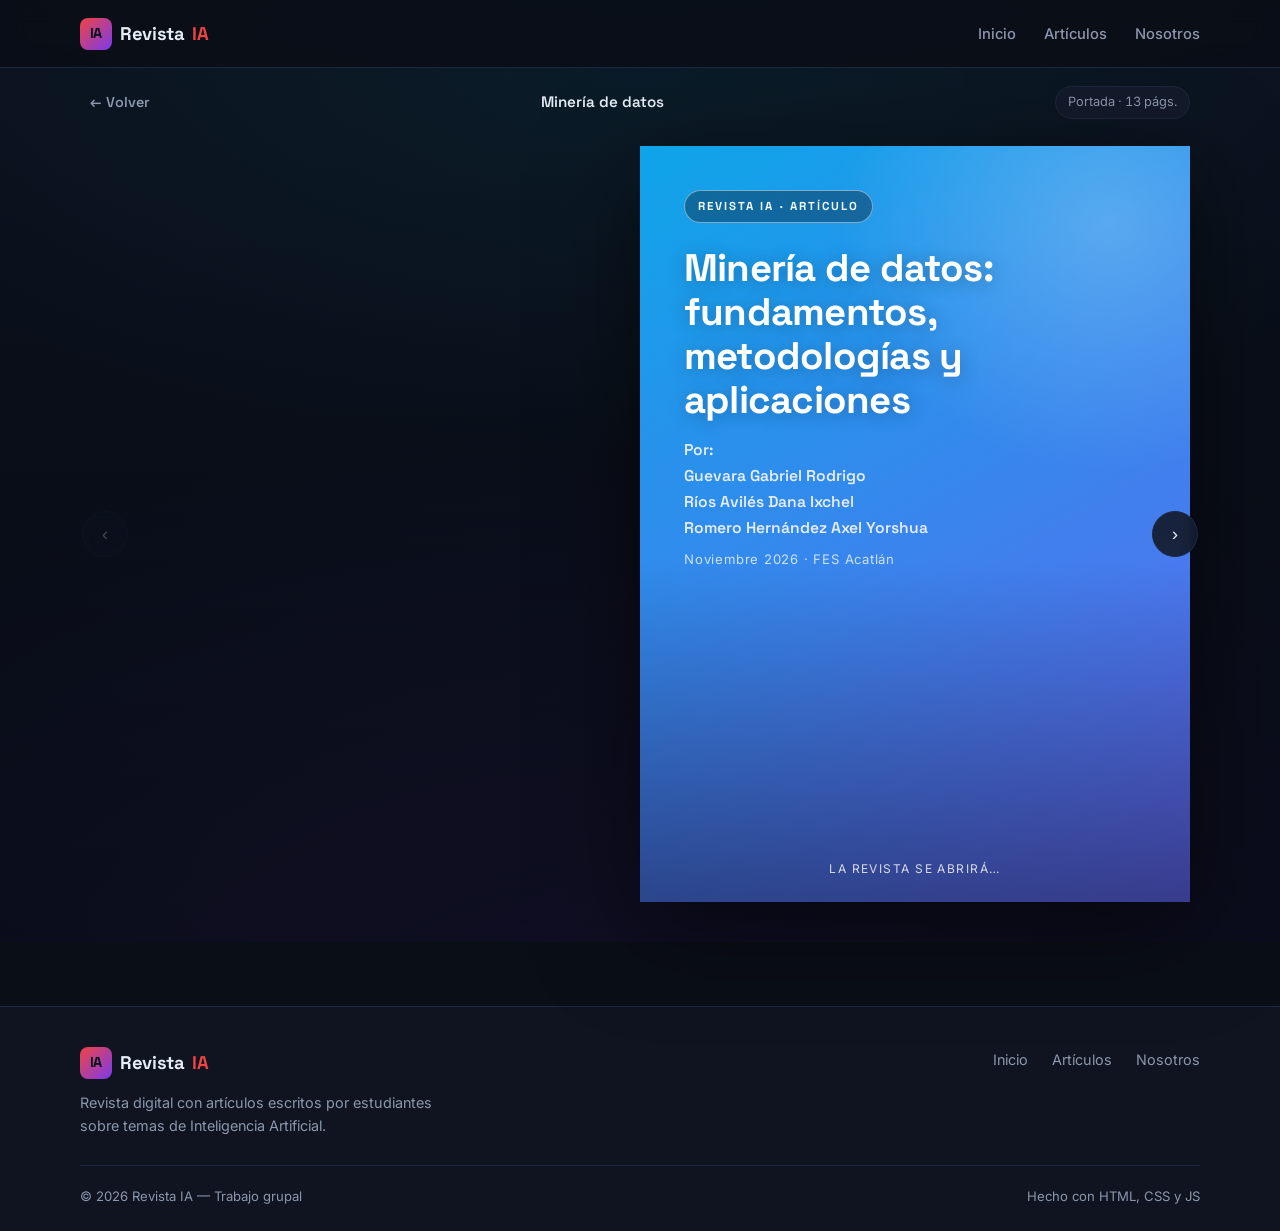
<file: articulos/articulo-6.html>
<!DOCTYPE html>
<html lang="es">
<head>
  <meta charset="UTF-8">
  <meta name="viewport" content="width=device-width, initial-scale=1.0">
  <meta name="description" content="Minería de datos: fundamentos, metodologías, técnicas, herramientas y aplicaciones en los sistemas inteligentes - Revista IA">
  <title>Minería de datos: fundamentos, metodologías y aplicaciones — Revista IA</title>
  <link rel="preconnect" href="https://fonts.googleapis.com">
  <link rel="preconnect" href="https://fonts.gstatic.com" crossorigin>
  <link href="https://fonts.googleapis.com/css2?family=Inter:wght@400;500;600&family=Space+Grotesk:wght@500;600;700&display=swap" rel="stylesheet">
  <link rel="icon" type="image/svg+xml" href="../assets/img/logo.svg">
  <!-- Estilos BASE de la revista (navbar, footer, tipografías) -->
  <link rel="stylesheet" href="../css/styles.css">
  <!-- Estilos del LECTOR de revista (páginas, portada, controles) -->
  <link rel="stylesheet" href="../css/revista.css">

  <!-- ============================================
       ESTILOS EXCLUSIVOS DE ESTE ARTÍCULO
       ============================================ -->
  <style>
    /* Acento rojo para este artículo */
    body.art-6 { --accent: #ef4444; }

    .art-6 .img-art { display:block; width:100%; max-height:95px; margin:0.6rem auto; font-family:var(--font-heading, sans-serif); }

    .art-6 .tabla-datos {
      width: 100%;
      border-collapse: collapse;
      margin: 0.75rem 0 1rem;
      font-size: 0.9em;
    }
    .art-6 .tabla-datos th,
    .art-6 .tabla-datos td {
      border: 1px solid var(--border);
      padding: 0.45rem 0.6rem;
      text-align: left;
    }
    .art-6 .tabla-datos th {
      background: rgba(239, 68, 68, 0.1);
      color: var(--accent);
      font-family: var(--font-heading);
    }
  </style>
</head>
<body class="art-6">

  <!-- ===== NAVBAR (igual en todas las páginas) ===== -->
  <header class="navbar">
    <div class="contenedor">
      <a href="../index.html" class="logo">
        <span class="logo-mark">IA</span>
        Revista<span>IA</span>
      </a>

      <button class="nav-toggle" aria-label="Abrir menú" aria-expanded="false">
        <span></span>
        <span></span>
        <span></span>
      </button>

      <nav>
        <ul class="nav-links">
          <li><a href="../index.html">Inicio</a></li>
          <li><a href="../index.html#articulos">Artículos</a></li>
          <li><a href="../index.html#nosotros">Nosotros</a></li>
        </ul>
      </nav>
    </div>
  </header>

  <!-- ===== LECTOR DE REVISTA ===== -->
  <main class="lector">
    <div class="lector-barra">
      <a class="lector-volver" href="../index.html#articulos">← Volver</a>
      <span class="lector-titulo">Minería de datos</span>
      <span class="lector-contador" id="contador">Portada</span>
    </div>

    <div class="zona-revista">
      <button class="lector-flecha prev" aria-label="Página anterior">‹</button>

      <div id="revista" class="revista">

        <!-- PORTADA (no editar data-density) -->
        <div class="pagina portada-revista" data-density="hard" style="--c1:#dc2626; --c2:#7f1d1d;">
          <span class="portada-sello">Revista IA · Artículo</span>
          <h1>Minería de datos: fundamentos, metodologías y aplicaciones</h1>
          <p class="portada-autor">Por:<br>Guevara Gabriel Rodrigo<br>Ríos Avilés Dana Ixchel<br>Romero Hernández Axel Yorshua</p>
          <span class="portada-fecha">Noviembre 2026 · FES Acatlán</span>
          <span class="portada-hint">La revista se abrirá…</span>
        </div>

        <!-- PÁGINA 1 -->
        <div class="pagina">
          <span class="etiqueta">Introducción</span>
          <h2>¿Qué es la minería de datos?</h2>
          <p>Hoy las organizaciones generan enormes cantidades de datos, pero producir información no es lo mismo que comprenderla. La minería de datos permite identificar patrones y relaciones que no son evidentes a simple vista y convertirlos en conocimiento útil.</p>
          <svg class="img-art" viewBox="0 0 400 70" role="img" aria-label="Los datos se convierten en patrones y luego en conocimiento"><rect x="5" y="8" width="100" height="54" rx="10" style="fill:var(--accent);fill-opacity:.15;stroke:var(--accent);stroke-width:1.5"/><text x="55.0" y="40" text-anchor="middle" font-size="14" font-weight="700" fill="currentColor">Datos</text><line x1="108" y1="35" x2="142" y2="35" style="stroke:var(--accent);stroke-width:2"/><polygon points="141,29 148,35 141,41" style="fill:var(--accent)"/><rect x="150" y="8" width="100" height="54" rx="10" style="fill:var(--accent);fill-opacity:.15;stroke:var(--accent);stroke-width:1.5"/><text x="200.0" y="40" text-anchor="middle" font-size="14" font-weight="700" fill="currentColor">Patrones</text><line x1="253" y1="35" x2="287" y2="35" style="stroke:var(--accent);stroke-width:2"/><polygon points="286,29 293,35 286,41" style="fill:var(--accent)"/><rect x="295" y="8" width="100" height="54" rx="10" style="fill:var(--accent);fill-opacity:.15;stroke:var(--accent);stroke-width:1.5"/><text x="345.0" y="40" text-anchor="middle" font-size="14" font-weight="700" fill="currentColor">Conocimiento</text></svg>
          <div class="destacado">
            Se relaciona con la estadística, la inteligencia artificial y el machine learning.
          </div>
        </div>

        <!-- PÁGINA 2 -->
        <div class="pagina">
          <span class="etiqueta">Origen</span>
          <h2>Origen y evolución</h2>
          <ul>
            <li><strong>1960–1980:</strong> muestras pequeñas y análisis estadístico manual, con límites de tiempo y riesgo de sesgos.</li>
            <li><strong>Años 90:</strong> las bases de datos y el mayor poder de cómputo permiten automatizar el análisis.</li>
            <li><strong>Hoy:</strong> internet, dispositivos y nube permiten analizar grandes volúmenes de forma continua.</li>
          </ul>
          <p>El <strong>KDD</strong> (Knowledge Discovery in Databases) es el proceso completo de seleccionar, preparar, analizar e interpretar datos. La minería de datos es su etapa de descubrimiento de patrones.</p>
        </div>

        <!-- PÁGINA 3 -->
        <div class="pagina">
          <span class="etiqueta">Fundamentos</span>
          <h2>Tres disciplinas base</h2>
          <ul>
            <li><strong>Estadística:</strong> estudia las características, distribuciones y relaciones entre variables.</li>
            <li><strong>Inteligencia artificial:</strong> desarrolla sistemas que razonan, aprenden o toman decisiones.</li>
            <li><strong>Machine Learning:</strong> algoritmos que detectan patrones a partir de ejemplos y permiten predecir sin definir todas las reglas a mano.</li>
          </ul>
          <svg class="img-art" viewBox="0 0 400 110" role="img" aria-label="Estadística, inteligencia artificial y machine learning se combinan en la minería de datos"><circle cx="165" cy="40" r="34" style="fill:var(--accent);fill-opacity:.2;stroke:var(--accent);stroke-width:1.5"/><circle cx="235" cy="40" r="34" style="fill:var(--accent);fill-opacity:.2;stroke:var(--accent);stroke-width:1.5"/><circle cx="200" cy="72" r="34" style="fill:var(--accent);fill-opacity:.2;stroke:var(--accent);stroke-width:1.5"/><text x="125" y="38" text-anchor="end" font-size="12" font-weight="600" fill="currentColor" opacity="1">Estadística</text><text x="275" y="38" text-anchor="start" font-size="12" font-weight="600" fill="currentColor" opacity="1">Inteligencia artificial</text><text x="244" y="98" text-anchor="start" font-size="12" font-weight="600" fill="currentColor" opacity="1">Machine Learning</text><text x="200" y="56" text-anchor="middle" font-size="10" font-weight="600" fill="currentColor" opacity="1">Minería</text><text x="200" y="67" text-anchor="middle" font-size="10" font-weight="600" fill="currentColor" opacity="1">de datos</text></svg>
          <div class="destacado">
            La minería de datos no es una actividad aislada, sino parte de un proceso más amplio.
          </div>
        </div>

        <!-- PÁGINA 4 -->
        <div class="pagina">
          <span class="etiqueta">Importancia</span>
          <h2>¿Por qué es importante?</h2>
          <ul>
            <li>Identifica información relevante entre millones de registros.</li>
            <li>Mejora la toma de decisiones con evidencia, no solo intuición.</li>
            <li>Detecta tendencias, como qué productos se compran juntos.</li>
            <li>Encuentra retrasos y costos innecesarios en procesos.</li>
            <li>Reconoce riesgos, como transacciones fraudulentas.</li>
          </ul>
          <svg class="img-art" viewBox="0 0 400 110" role="img" aria-label="Más datos analizados permiten mejores decisiones"><rect x="105" y="70" width="24" height="18" rx="3" style="fill:var(--accent);fill-opacity:0.35"/><rect x="140" y="58" width="24" height="30" rx="3" style="fill:var(--accent);fill-opacity:0.48"/><rect x="175" y="46" width="24" height="42" rx="3" style="fill:var(--accent);fill-opacity:0.61"/><rect x="210" y="36" width="24" height="52" rx="3" style="fill:var(--accent);fill-opacity:0.74"/><rect x="245" y="24" width="24" height="64" rx="3" style="fill:var(--accent);fill-opacity:0.87"/><rect x="280" y="12" width="24" height="76" rx="3" style="fill:var(--accent);fill-opacity:1.00"/><polyline points="117,64 152,52 187,40 222,30 257,18 292,6" fill="none" style="stroke:var(--accent);stroke-width:2"/><line x1="95" y1="88" x2="305" y2="88" stroke="currentColor" stroke-opacity=".4"/><text x="200" y="106" text-anchor="middle" font-size="11" font-weight="500" fill="currentColor" opacity="0.8">Más datos analizados · mejores decisiones</text></svg>
        </div>

        <!-- PÁGINA 5 -->
        <div class="pagina">
          <span class="etiqueta">Proceso</span>
          <h2>Etapas del proceso</h2>
          <ul>
            <li><strong>1. Definición del problema:</strong> qué se quiere resolver.</li>
            <li><strong>2. Selección de datos:</strong> fuentes, calidad y permisos.</li>
            <li><strong>3. Preparación:</strong> limpieza, integración y transformación.</li>
            <li><strong>4. Modelado:</strong> clasificación, regresión, agrupamiento o anomalías.</li>
            <li><strong>5. Entrenamiento y pruebas:</strong> evaluar con datos nuevos.</li>
            <li><strong>6. Evaluación e implementación:</strong> revisar objetivos y dar seguimiento.</li>
          </ul>
        </div>

        <!-- PÁGINA 6 -->
        <div class="pagina">
          <span class="etiqueta">Técnicas</span>
          <h2>Modelos descriptivos</h2>
          <p>Buscan comprender cómo se organiza la información, no predecir el futuro.</p>
          <svg class="img-art" viewBox="0 0 400 110" role="img" aria-label="Puntos agrupados en tres clusters"><ellipse cx="75" cy="55" rx="52" ry="38" fill="none" stroke="currentColor" stroke-opacity=".3" stroke-dasharray="4 4"/><circle cx="110" cy="81" r="5" style="fill:var(--accent);fill-opacity:1"/><circle cx="47" cy="60" r="5" style="fill:var(--accent);fill-opacity:1"/><circle cx="70" cy="31" r="5" style="fill:var(--accent);fill-opacity:1"/><circle cx="37" cy="38" r="5" style="fill:var(--accent);fill-opacity:1"/><circle cx="112" cy="59" r="5" style="fill:var(--accent);fill-opacity:1"/><circle cx="84" cy="49" r="5" style="fill:var(--accent);fill-opacity:1"/><circle cx="39" cy="46" r="5" style="fill:var(--accent);fill-opacity:1"/><circle cx="99" cy="80" r="5" style="fill:var(--accent);fill-opacity:1"/><circle cx="62" cy="75" r="5" style="fill:var(--accent);fill-opacity:1"/><ellipse cx="200" cy="58" rx="52" ry="38" fill="none" stroke="currentColor" stroke-opacity=".3" stroke-dasharray="4 4"/><circle cx="214" cy="66" r="5" style="fill:currentColor;fill-opacity:0.65"/><circle cx="231" cy="75" r="5" style="fill:currentColor;fill-opacity:0.65"/><circle cx="174" cy="44" r="5" style="fill:currentColor;fill-opacity:0.65"/><circle cx="234" cy="67" r="5" style="fill:currentColor;fill-opacity:0.65"/><circle cx="195" cy="74" r="5" style="fill:currentColor;fill-opacity:0.65"/><circle cx="173" cy="59" r="5" style="fill:currentColor;fill-opacity:0.65"/><circle cx="204" cy="37" r="5" style="fill:currentColor;fill-opacity:0.65"/><circle cx="208" cy="83" r="5" style="fill:currentColor;fill-opacity:0.65"/><circle cx="214" cy="83" r="5" style="fill:currentColor;fill-opacity:0.65"/><ellipse cx="325" cy="50" rx="52" ry="38" fill="none" stroke="currentColor" stroke-opacity=".3" stroke-dasharray="4 4"/><circle cx="319" cy="52" r="5" style="fill:var(--accent);fill-opacity:0.45"/><circle cx="299" cy="72" r="5" style="fill:var(--accent);fill-opacity:0.45"/><circle cx="312" cy="68" r="5" style="fill:var(--accent);fill-opacity:0.45"/><circle cx="324" cy="30" r="5" style="fill:var(--accent);fill-opacity:0.45"/><circle cx="292" cy="61" r="5" style="fill:var(--accent);fill-opacity:0.45"/><circle cx="312" cy="76" r="5" style="fill:var(--accent);fill-opacity:0.45"/><circle cx="333" cy="55" r="5" style="fill:var(--accent);fill-opacity:0.45"/><circle cx="311" cy="56" r="5" style="fill:var(--accent);fill-opacity:0.45"/><circle cx="360" cy="65" r="5" style="fill:var(--accent);fill-opacity:0.45"/></svg>
          <ul>
            <li><strong>Clustering:</strong> agrupa datos por semejanza (ej. K-Means).</li>
            <li><strong>Detección de anomalías:</strong> encuentra registros fuera de lo habitual.</li>
            <li><strong>Reglas de asociación:</strong> relaciones entre elementos frecuentes, medidas con soporte y confianza.</li>
            <li><strong>PCA:</strong> reduce variables conservando la información clave.</li>
          </ul>
        </div>

        <!-- PÁGINA 7 -->
        <div class="pagina">
          <span class="etiqueta">Técnicas</span>
          <h2>Modelos predictivos</h2>
          <p>Estiman resultados a partir de ejemplos anteriores.</p>
          <svg class="img-art" viewBox="0 0 400 110" role="img" aria-label="Red neuronal con capa de entrada, capa oculta y capa de salida"><line x1="70" y1="25" x2="200" y2="15" stroke="currentColor" stroke-opacity=".25"/><line x1="70" y1="25" x2="200" y2="42" stroke="currentColor" stroke-opacity=".25"/><line x1="70" y1="25" x2="200" y2="68" stroke="currentColor" stroke-opacity=".25"/><line x1="70" y1="25" x2="200" y2="95" stroke="currentColor" stroke-opacity=".25"/><line x1="70" y1="55" x2="200" y2="15" stroke="currentColor" stroke-opacity=".25"/><line x1="70" y1="55" x2="200" y2="42" stroke="currentColor" stroke-opacity=".25"/><line x1="70" y1="55" x2="200" y2="68" stroke="currentColor" stroke-opacity=".25"/><line x1="70" y1="55" x2="200" y2="95" stroke="currentColor" stroke-opacity=".25"/><line x1="70" y1="85" x2="200" y2="15" stroke="currentColor" stroke-opacity=".25"/><line x1="70" y1="85" x2="200" y2="42" stroke="currentColor" stroke-opacity=".25"/><line x1="70" y1="85" x2="200" y2="68" stroke="currentColor" stroke-opacity=".25"/><line x1="70" y1="85" x2="200" y2="95" stroke="currentColor" stroke-opacity=".25"/><line x1="200" y1="15" x2="330" y2="40" stroke="currentColor" stroke-opacity=".25"/><line x1="200" y1="15" x2="330" y2="70" stroke="currentColor" stroke-opacity=".25"/><line x1="200" y1="42" x2="330" y2="40" stroke="currentColor" stroke-opacity=".25"/><line x1="200" y1="42" x2="330" y2="70" stroke="currentColor" stroke-opacity=".25"/><line x1="200" y1="68" x2="330" y2="40" stroke="currentColor" stroke-opacity=".25"/><line x1="200" y1="68" x2="330" y2="70" stroke="currentColor" stroke-opacity=".25"/><line x1="200" y1="95" x2="330" y2="40" stroke="currentColor" stroke-opacity=".25"/><line x1="200" y1="95" x2="330" y2="70" stroke="currentColor" stroke-opacity=".25"/><circle cx="70" cy="25" r="8" style="fill:var(--accent)" /><circle cx="70" cy="55" r="8" style="fill:var(--accent)" /><circle cx="70" cy="85" r="8" style="fill:var(--accent)" /><circle cx="200" cy="15" r="8" style="fill:var(--accent)" /><circle cx="200" cy="42" r="8" style="fill:var(--accent)" /><circle cx="200" cy="68" r="8" style="fill:var(--accent)" /><circle cx="200" cy="95" r="8" style="fill:var(--accent)" /><circle cx="330" cy="40" r="8" style="fill:var(--accent)" /><circle cx="330" cy="70" r="8" style="fill:var(--accent)" /></svg>
          <ul>
            <li><strong>Clasificación:</strong> asigna categorías (árboles de decisión, SVM, KNN).</li>
            <li><strong>Regresión:</strong> estima valores numéricos a partir de otras variables.</li>
            <li><strong>Redes neuronales:</strong> capas de unidades conectadas que ajustan sus parámetros al entrenarse. Con varias capas se habla de <em>Deep Learning</em>.</li>
          </ul>
        </div>

        <!-- PÁGINA 8 -->
        <div class="pagina">
          <span class="etiqueta">Técnicas</span>
          <h2>Modelos prescriptivos</h2>
          <p>Van un paso más allá: recomiendan acciones combinando modelos predictivos con optimización, simulación y reglas de decisión.</p>
          <svg class="img-art" viewBox="0 0 400 70" role="img" aria-label="Descriptivo, predictivo y prescriptivo"><rect x="5" y="8" width="110" height="54" rx="10" style="fill:var(--accent);fill-opacity:.15;stroke:var(--accent);stroke-width:1.5"/><text x="60.0" y="32" text-anchor="middle" font-size="14" font-weight="700" fill="currentColor">Describe</text><text x="60.0" y="50" text-anchor="middle" font-size="11" fill="currentColor" opacity=".75">¿Qué pasó?</text><line x1="118" y1="35" x2="144" y2="35" style="stroke:var(--accent);stroke-width:2"/><polygon points="143,29 150,35 143,41" style="fill:var(--accent)"/><rect x="152" y="8" width="100" height="54" rx="10" style="fill:var(--accent);fill-opacity:.15;stroke:var(--accent);stroke-width:1.5"/><text x="202.0" y="32" text-anchor="middle" font-size="14" font-weight="700" fill="currentColor">Predice</text><text x="202.0" y="50" text-anchor="middle" font-size="11" fill="currentColor" opacity=".75">¿Qué pasará?</text><line x1="255" y1="35" x2="281" y2="35" style="stroke:var(--accent);stroke-width:2"/><polygon points="280,29 287,35 280,41" style="fill:var(--accent)"/><rect x="289" y="8" width="106" height="54" rx="10" style="fill:var(--accent);fill-opacity:.15;stroke:var(--accent);stroke-width:1.5"/><text x="342.0" y="32" text-anchor="middle" font-size="14" font-weight="700" fill="currentColor">Recomienda</text><text x="342.0" y="50" text-anchor="middle" font-size="11" fill="currentColor" opacity=".75">¿Qué hacer?</text></svg>
          <div class="destacado">
            Ejemplo: usar predicciones de demanda para decidir cómo distribuir productos entre sucursales.
          </div>
          <p>También existen la <strong>minería de texto</strong>, que analiza documentos y opiniones, y la <strong>minería de procesos</strong>, que estudia cómo se desarrollan realmente las actividades en un sistema.</p>
        </div>

        <!-- PÁGINA 9 -->
        <div class="pagina">
          <span class="etiqueta">Herramientas</span>
          <h2>Herramientas y plataformas</h2>
          <ul>
            <li><strong>SQL:</strong> consulta y organiza bases de datos.</li>
            <li><strong>Python:</strong> Pandas, NumPy, Scikit-learn, TensorFlow y PyTorch.</li>
            <li><strong>R:</strong> análisis estadístico y visualización.</li>
            <li><strong>KNIME, Weka y RapidMiner:</strong> interfaces gráficas sin programar todo.</li>
            <li><strong>Apache Spark:</strong> procesamiento distribuido.</li>
            <li><strong>Amazon SageMaker, SAS Viya e IBM:</strong> plataformas empresariales con MLOps.</li>
          </ul>
          <p>No hay una herramienta ideal para todo: depende del problema y los recursos.</p>
        </div>

        <!-- PÁGINA 10 -->
        <div class="pagina">
          <span class="etiqueta">Comparativa</span>
          <h2>Minería de datos vs. machine learning</h2>
          <p>La <strong>minería de datos</strong> es un proceso orientado a descubrir patrones y conocimiento. El <strong>aprendizaje automático</strong> reúne técnicas para construir modelos que aprenden de los datos, y puede ser parte de un proyecto de minería.</p>
          <svg class="img-art" viewBox="0 0 400 110" role="img" aria-label="El machine learning puede ser parte de un proyecto de minería de datos"><ellipse cx="200" cy="55" rx="175" ry="48" fill="none" stroke="currentColor" stroke-opacity=".5" stroke-width="2"/><text x="105" y="60" text-anchor="middle" font-size="14" font-weight="700" fill="currentColor" opacity="1">Minería de datos</text><ellipse cx="285" cy="55" rx="70" ry="32" style="fill:var(--accent);fill-opacity:.2;stroke:var(--accent);stroke-width:1.5"/><text x="285" y="59" text-anchor="middle" font-size="12" font-weight="700" fill="currentColor" opacity="1">Machine learning</text></svg>
          <p>El ML maneja relaciones más complejas e información como imágenes, texto o sensores, pero exige más recursos. A veces un método estadístico sencillo es mejor, sobre todo si se necesita entender cómo se obtuvo el resultado.</p>
          <div class="destacado">
            Son herramientas complementarias, no competidoras.
          </div>
        </div>

        <!-- PÁGINA 11 -->
        <div class="pagina">
          <span class="etiqueta">Retos</span>
          <h2>Retos técnicos</h2>
          <ul>
            <li><strong>Calidad de los datos:</strong> errores, valores faltantes o registros poco representativos llevan a conclusiones equivocadas.</li>
            <li><strong>Sobreajuste (overfitting):</strong> el modelo aprende demasiado bien los datos de entrenamiento y falla con información nueva.</li>
            <li><strong>Recursos:</strong> grandes volúmenes requieren infraestructura y costos importantes.</li>
            <li><strong>Model drift:</strong> con el tiempo los datos cambian y la calidad de las predicciones baja.</li>
          </ul>
          <svg class="img-art" viewBox="0 0 400 110" role="img" aria-label="Sobreajuste: una línea que pasa por todos los puntos frente a un ajuste ideal"><line x1="30" y1="80" x2="370" y2="38" stroke="currentColor" stroke-opacity=".6" stroke-width="2" stroke-dasharray="6 4"/><polyline points="40,71 80,77 120,71 160,53 200,55 240,58 280,49 320,49 360,42" fill="none" style="stroke:var(--accent);stroke-width:2"/><circle cx="40" cy="71" r="4" fill="currentColor"/><circle cx="80" cy="77" r="4" fill="currentColor"/><circle cx="120" cy="71" r="4" fill="currentColor"/><circle cx="160" cy="53" r="4" fill="currentColor"/><circle cx="200" cy="55" r="4" fill="currentColor"/><circle cx="240" cy="58" r="4" fill="currentColor"/><circle cx="280" cy="49" r="4" fill="currentColor"/><circle cx="320" cy="49" r="4" fill="currentColor"/><circle cx="360" cy="42" r="4" fill="currentColor"/><line x1="95" y1="102" x2="115" y2="102" stroke="currentColor" stroke-opacity=".6" stroke-width="2" stroke-dasharray="6 4"/><text x="120" y="106" text-anchor="start" font-size="11" font-weight="500" fill="currentColor" opacity="1">Ajuste ideal</text><line x1="225" y1="102" x2="245" y2="102" style="stroke:var(--accent);stroke-width:2"/><text x="250" y="106" text-anchor="start" font-size="11" font-weight="500" fill="currentColor" opacity="1">Sobreajuste</text></svg>
        </div>

        <!-- PÁGINA 12 -->
        <div class="pagina">
          <span class="etiqueta">Metodología</span>
          <h2>Metodología CRISP-DM</h2>
          <p><em>Cross-Industry Standard Process for Data Mining</em>: una estructura ordenada con 6 fases.</p>
          <ul>
            <li><strong>Comprensión del negocio:</strong> problema y objetivos.</li>
            <li><strong>Comprensión de los datos:</strong> explorar y detectar errores.</li>
            <li><strong>Preparación de los datos:</strong> limpiar, integrar y transformar.</li>
            <li><strong>Modelado:</strong> probar algoritmos y configuraciones.</li>
            <li><strong>Evaluación:</strong> verificar si cumple el objetivo.</li>
            <li><strong>Implementación:</strong> integrar y dar seguimiento.</li>
          </ul>
          <p>No es lineal: se puede volver a etapas anteriores.</p>
        </div>

        <!-- PÁGINA 13 -->
        <div class="pagina">
          <span class="etiqueta">Conclusión</span>
          <h2>Conclusiones</h2>
          <p>La minería de datos transforma grandes conjuntos de datos en conocimiento para estudiar problemas, identificar tendencias y decidir mejor. Junto con la IA y el aprendizaje automático, no solo describe lo que ocurrió, sino que ayuda a anticipar escenarios.</p>
          <p>Su calidad depende de preparar bien los datos, elegir los algoritmos adecuados e interpretar correctamente los hallazgos, siempre con un uso ético de la información.</p>
          <div class="destacado">
            Su valor está en usar el conocimiento de forma responsable para responder a necesidades reales.
          </div>
        </div>

        <!-- CONTRAPORTADA (no editar data-density) -->
        <div class="pagina contra-revista" data-density="hard">
          <div class="logo-mark">IA</div>
          <h2>Fin del artículo</h2>
          <p>Gracias por leer la Revista IA</p>
          <a href="../index.html#articulos" class="btn btn-ghost">← Volver a la revista</a>
        </div>

      </div>

      <button class="lector-flecha next" aria-label="Página siguiente">›</button>
    </div>
  </main>

  <!-- ===== FOOTER (igual en todas las páginas) ===== -->
  <footer class="footer">
    <div class="contenedor">
      <div class="footer-grid">
        <div>
          <a href="../index.html" class="logo">
            <span class="logo-mark">IA</span>
            Revista<span>IA</span>
          </a>
          <p style="margin-top: 0.75rem;">Revista digital con artículos escritos por estudiantes sobre temas de Inteligencia Artificial.</p>
        </div>
        <ul class="footer-links">
          <li><a href="../index.html">Inicio</a></li>
          <li><a href="../index.html#articulos">Artículos</a></li>
          <li><a href="../index.html#nosotros">Nosotros</a></li>
        </ul>
      </div>
      <div class="footer-bottom">
        <span>&copy; <span id="anio"></span> Revista IA — Trabajo grupal</span>
        <span>Hecho con HTML, CSS y JS</span>
      </div>
    </div>
  </footer>

  <script src="../js/main.js"></script>
  <script src="../js/vendor/page-flip.browser.min.js"></script>
  <script src="../js/lectura.js"></script>
</body>
</html>
</file>
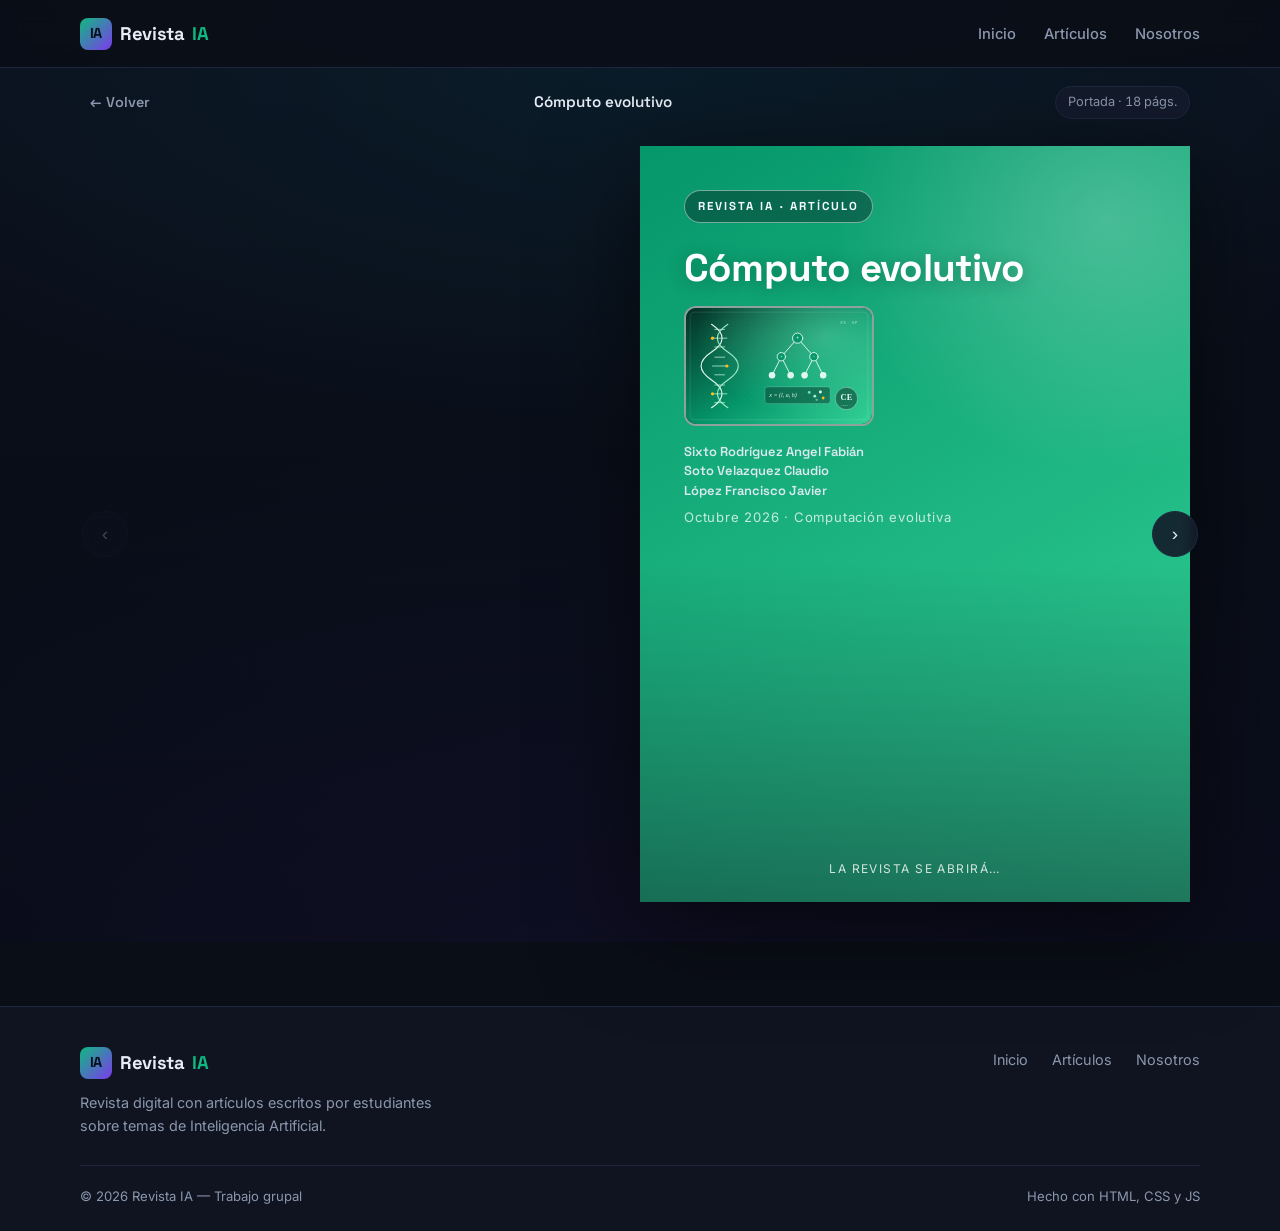
<file: articulos/articulo-7.html>
<!DOCTYPE html>
<html lang="es">
<head>
  <!-- Google Tag Manager -->
  <script async src="https://www.googletagmanager.com/gtm.js?id=GTM-5WLS67NW"></script>
  <script>
    window.dataLayer = window.dataLayer || [];
    function gtag(){dataLayer.push(arguments);}
    gtag('js', new Date());
  </script>
  <!-- End Google Tag Manager -->
  <meta charset="UTF-8">
  <meta name="viewport" content="width=device-width, initial-scale=1.0">
  <meta name="description" content="Cómputo evolutivo: estrategias evolutivas y programación genética - Revista IA">
  <title>Cómputo evolutivo — Revista IA</title>
  <link rel="preconnect" href="https://fonts.googleapis.com">
  <link rel="preconnect" href="https://fonts.gstatic.com" crossorigin>
  <link href="https://fonts.googleapis.com/css2?family=Inter:wght@400;500;600&family=Space+Grotesk:wght@500;600;700&display=swap" rel="stylesheet">
  <link rel="icon" type="image/svg+xml" href="../assets/img/logo.svg">
  <link rel="stylesheet" href="../css/styles.css">
  <link rel="stylesheet" href="../css/revista.css">

  <style>
    .art-7 { --accent: #10b981; }

    /* Portada verde (refuerza --c1/--c2 inline) */
    .art-7 .portada-revista {
      background: linear-gradient(150deg, #059669 0%, #34d399 100%);
    }

    .art-7 .tabla-datos {
      width: 100%;
      border-collapse: collapse;
      margin: 0.75rem 0 1rem;
      font-size: 0.85em;
    }
    .art-7 .tabla-datos th,
    .art-7 .tabla-datos td {
      border: 1px solid var(--border);
      padding: 0.4rem 0.55rem;
      text-align: left;
      vertical-align: top;
    }
    .art-7 .tabla-datos th {
      background: rgba(16, 185, 129, 0.12);
      color: var(--accent);
      font-family: var(--font-heading);
      font-size: 0.95em;
    }
    .art-7 .tabla-datos td:first-child {
      font-weight: 600;
      white-space: nowrap;
    }

    .art-7 figure { margin: 0.55rem 0; }
    .art-7 figure img {
      max-height: 300px;
      width: 100%;
      object-fit: contain;
      background: #fff;
      border-radius: 8px;
      margin: 0;
    }
    .art-7 figcaption {
      font-size: 0.78em;
      color: var(--muted);
      text-align: center;
      margin-top: 0.3rem;
      line-height: 1.35;
    }
    .art-7 .pagina > h2 { font-size: 1.25em; margin-bottom: 0.4rem; }
    .art-7 .pagina > p { font-size: 0.92em; line-height: 1.5; margin-bottom: 0.55rem; }
    .art-7 .etiqueta { margin-bottom: 0.35rem; }
    .art-7 .destacado { font-size: 0.9em; margin: 0.5rem 0; padding: 0.55rem 0.75rem; }
    .art-7 .lista-compacta { font-size: 0.88em; margin: 0.35rem 0 0.55rem; padding-left: 1.15rem; }
    .art-7 .lista-compacta li { margin-bottom: 0.2rem; line-height: 1.4; }
    .art-7 .autores-portada {
      font-size: 0.95em;
      line-height: 1.55;
      opacity: 0.95;
      margin-top: 0.5rem;
    }
    .art-7 .portada-imgs {
      display: flex;
      align-items: center;
      justify-content: flex-start;
      gap: 0.75rem;
      margin: 0.35rem 0 1rem;
    }
    .art-7 .portada-imgs img {
      height: clamp(80px, 14vw, 120px);
      width: auto;
      max-width: 100%;
      margin: 0;
      border-radius: 12px;
      border: 2px solid rgba(255, 255, 255, 0.55);
      background: #042f24;
      object-fit: cover;
    }
  </style>
</head>
<body class="art-7">
  <!-- Google Tag Manager (noscript) -->
  <noscript><iframe src="https://www.googletagmanager.com/ns.html?id=GTM-5WLS67NW"
  height="0" width="0" style="display:none;visibility:hidden"></iframe></noscript>
  <!-- End Google Tag Manager (noscript) -->

  <header class="navbar">
    <div class="contenedor">
      <a href="../index.html" class="logo">
        <span class="logo-mark">IA</span>
        Revista<span>IA</span>
      </a>

      <button class="nav-toggle" aria-label="Abrir menú" aria-expanded="false">
        <span></span>
        <span></span>
        <span></span>
      </button>

      <nav>
        <ul class="nav-links">
          <li><a href="../index.html">Inicio</a></li>
          <li><a href="../index.html#articulos">Artículos</a></li>
          <li><a href="../index.html#nosotros">Nosotros</a></li>
        </ul>
      </nav>
    </div>
  </header>

  <main class="lector">
    <div class="lector-barra">
      <a class="lector-volver" href="../index.html#articulos">← Volver</a>
      <span class="lector-titulo">Cómputo evolutivo</span>
      <span class="lector-contador" id="contador">Portada</span>
    </div>

    <div class="zona-revista">
      <button class="lector-flecha prev" aria-label="Página anterior">‹</button>

      <div id="revista" class="revista">

        <!-- PORTADA -->
        <div class="pagina portada-revista" data-density="hard" style="--c1:#059669; --c2:#34d399;">
          <span class="portada-sello">Revista IA · Artículo</span>
          <h1>Cómputo evolutivo</h1>
          <div class="portada-imgs">
            <img src="../assets/img/portada-ce.svg" alt="Portada ilustrada: hélice de ADN, árbol de expresión y vector de soluciones">
          </div>
          <p class="portada-autor autores-portada">
            Sixto Rodríguez Angel Fabián<br>
            Soto Velazquez Claudio<br>
            López Francisco Javier
          </p>
          <span class="portada-fecha">Octubre 2026 · Computación evolutiva</span>
          <span class="portada-hint">La revista se abrirá…</span>
        </div>

        <!-- P1 Introducción -->
        <div class="pagina">
          <span class="etiqueta">Introducción</span>
          <h2>La evolución como algoritmo</h2>
          <p>La inteligencia artificial ha desarrollado métodos capaces de resolver problemas complejos mediante búsqueda, aprendizaje y optimización. Dentro de ellos, la <strong>computación evolutiva</strong> se inspira en la evolución biológica: genera poblaciones de soluciones candidatas, las evalúa y las transforma generación tras generación.</p>
          <div class="destacado">
            A diferencia de los métodos que exigen una solución conocida, los algoritmos evolutivos exploran alternativas sin saber de antemano cuál es la mejor.
          </div>
          <p>Dos enfoques relevantes dentro de este campo son las <strong>estrategias evolutivas</strong>, orientadas a optimizar parámetros numéricos, y la <strong>programación genética</strong>, que evoluciona la estructura de expresiones y programas. Este artículo analiza sus fundamentos, operadores, aplicaciones y diferencias.</p>
        </div>

        <!-- P2 EE historia -->
        <div class="pagina">
          <span class="etiqueta">Estrategias evolutivas</span>
          <h2>Definición y origen</h2>
          <p>Las estrategias evolutivas (<em>Evolution Strategies</em>, ES) son métodos de optimización que mejoran un conjunto de soluciones mediante operaciones de <strong>variación y selección</strong>, guiados por una función objetivo.</p>
          <figure>
            <img src="../assets/img/ee-historia.png" alt="Ingo Rechenberg y Hans-Paul Schwefel, pioneros de las estrategias evolutivas en 1960">
            <figcaption>Figura 1. Rechenberg y Schwefel impulsaron las ES en Alemania durante la década de 1960.</figcaption>
          </figure>
          <p>Su desarrollo comenzó en los años sesenta en la Universidad Técnica de Berlín, para optimizar diseños aerodinámicos en túneles de viento mediante modificaciones aleatorias de parámetros. No necesitan conocer la solución óptima previamente.</p>
        </div>

        <!-- P3 EE fundamentos -->
        <div class="pagina">
          <h2>Fundamentos: vector y función objetivo</h2>
          <p>Cada solución se representa como un <strong>vector numérico</strong>: cada componente es una variable del problema (por ejemplo, largo, ancho y altura de una caja). La calidad se mide con una <strong>función objetivo</strong> que maximiza un resultado o minimiza un coste o error.</p>
          <figure>
            <img src="../assets/img/ee-ciclo.png" alt="Ciclo de las estrategias evolutivas: exploración, evaluación y selección">
            <figcaption>Figura 2. Ciclo: explorar con mutación, evaluar y seleccionar las mejores soluciones.</figcaption>
          </figure>
          <p>Los tres mecanismos centrales son:</p>
          <ul class="lista-compacta">
            <li><strong>Mutación:</strong> perturbación aleatoria de los valores.</li>
            <li><strong>Recombinación:</strong> combinación de información de varios progenitores.</li>
            <li><strong>Selección:</strong> decisión de quiénes continúan en la búsqueda.</li>
          </ul>
        </div>

        <!-- P4 EE mutación -->
        <div class="pagina">
          <h2>Mutación y su adaptación</h2>
          <p>La mutación añade una perturbación ε a uno o varios componentes del vector: si x = 4, podría surgir x′ = 4.3. El candidato se evalúa para ver si mejora respecto al original.</p>
          <figure>
            <img src="../assets/img/ee-mutacion.png" alt="Adaptación de la mutación: cambios grandes para explorar, cambios pequeños para precisión">
            <figcaption>Figura 3. Cambios grandes exploran; cambios pequeños afinan la búsqueda.</figcaption>
          </figure>
          <p>Si los pasos son demasiado pequeños, la búsqueda avanza lento; si son excesivos, se pierden mejoras cercanas. Por eso se <strong>adapta la magnitud</strong> durante la ejecución: un ejemplo clásico es la <strong>regla del éxito de 1/5</strong>, que ajusta el paso según la proporción de mutaciones exitosas.</p>
        </div>

        <!-- P5 EE selección -->
        <div class="pagina">
          <h2>Selección de progenitores y supervivientes</h2>
          <p>La selección compara candidatos con la función objetivo. Existe una diferencia clave entre elegir quiénes <strong>producen descendientes</strong> y elegir quiénes <strong>sobreviven</strong> a la siguiente generación.</p>
          <figure>
            <img src="../assets/img/ee-seleccion.png" alt="Comparación de selección mu coma lambda y mu más lambda">
            <figcaption>Figura 4. En (μ,λ) solo compiten los descendientes; en (μ+λ) compiten padres e hijos.</figcaption>
          </figure>
          <p>Este criterio define las dos variantes clásicas de supervivencia: selección <strong>con coma</strong> (,) y <strong>con signo más</strong> (+), que se detallan en la página siguiente con un ejemplo numérico.</p>
          <div class="destacado">
            La presión de selección equilibra aprovechar lo bueno ya encontrado y mantener diversidad para explorar.
          </div>
        </div>

        <!-- P6 EE mu lambda -->
        <div class="pagina">
          <h2>Variante (μ, λ)</h2>
          <p><strong>μ</strong> es el número de progenitores y <strong>λ</strong> el de descendientes por generación. Tras evaluar los hijos, se eligen los μ mejores <em>exclusivamente entre los λ descendientes</em>: los padres no compiten.</p>
          <figure>
            <img src="../assets/img/ee-mu-lambda.png" alt="Estrategia mu coma lambda: los padres no sobreviven, solo se selecciona entre descendientes">
            <figcaption>Figura 5. (μ,λ): renovación total; los progenitores anteriores quedan descartados.</figcaption>
          </figure>
          <p>Ejemplo (3,10): se mantienen 3 padres y se generan 10 hijos; de esos 10 se eligen los 3 mejores. Favorece la <strong>renovación</strong> de la población, útil cuando el entorno de búsqueda cambia o se necesita diversidad.</p>
        </div>

        <!-- P7 EE mu mas lambda -->
        <div class="pagina">
          <h2>Variante (μ + λ) y CMA-ES</h2>
          <p>En <strong>(μ + λ)</strong> progenitores y descendientes compiten juntos: de μ + λ candidatos se seleccionan los μ mejores. Así se conservan soluciones de alta calidad aunque los hijos no las superen aún.</p>
          <figure>
            <img src="../assets/img/ee-mu-mas-lambda.png" alt="Estrategia mu más lambda: padres e hijos compiten por sobrevivir">
            <figcaption>Figura 6. (μ+λ): los padres pueden conservarse si siguen siendo los mejores.</figcaption>
          </figure>
          <p>Entre las variantes avanzadas destaca <strong>CMA-ES</strong>, que adapta la matriz de covarianza para orientar las mutaciones según las correlaciones entre variables—ideal cuando la función objetivo tiene geometría compleja.</p>
        </div>

        <!-- P8 EE ejemplo caja -->
        <div class="pagina">
          <span class="etiqueta">Ejemplo práctico · ES</span>
          <h2>Optimizar el volumen de una caja</h2>
          <p>Se busca maximizar el volumen de una caja sin tapa con una cantidad fija de material. Cada individuo es el vector (l, a, h); la función objetivo calcula V = l · a · h restringiendo el área disponible.</p>
          <figure>
            <img src="../assets/img/ee-caja-proceso.png" alt="Proceso de optimización evolutiva de cajas: población, evaluación y selección">
            <figcaption>Figura 7. Población de cajas → mutación → evaluación del volumen → selección.</figcaption>
          </figure>
          <p>El algoritmo genera combinaciones de dimensiones, descarta las que violen restricciones (con penalización o reparación) y repite hasta un criterio de terminación: generaciones máximas, volumen objetivo o falta de mejoras.</p>
        </div>

        <!-- P9 EE solución caja -->
        <div class="pagina">
          <h2>Solución y lecciones del ejemplo</h2>
          <p>Tras varias generaciones, la estrategia evolutiva converge hacia dimensiones que acercan el volumen al máximo teórico permitido por la superficie de material, por ejemplo un corte x ≈ 5.67 cm en la formulación del problema.</p>
          <figure>
            <img src="../assets/img/ee-caja-solucion.png" alt="Solución óptima de la caja con dimensiones y volumen calculado">
            <figcaption>Figura 8. La mejor caja de la población: dimensiones válidas y volumen casi óptimo.</figcaption>
          </figure>
          <p>Aunque este problema admite solución analítica, ilustra los principios generales: <strong>representación numérica, mutación, evaluación y selección</strong>. Las ES son útiles cuando la evaluación es costosa (simulaciones, experimentos) y no hay derivadas disponibles.</p>
        </div>

        <!-- P10 EE ventajas -->
        <div class="pagina">
          <h2>Ventajas y limitaciones de las ES</h2>
          <figure>
            <img src="../assets/img/ee-ventajas.png" alt="Comparativa de estrategias evolutivas: pros y contras de mu coma lambda y mu más lambda">
            <figcaption>Figura 9. Comparativa (μ,λ) frente a (μ+λ): renovación frente a conservación.</figcaption>
          </figure>
          <ul class="lista-compacta">
            <li><strong>Ventajas:</strong> no requieren derivadas; manejan muchas variables; la adaptación de mutación y CMA-ES afinan la búsqueda.</li>
            <li><strong>Limitaciones:</strong> no garantizan el óptimo global; alto coste computacional; dependen de población, operadores y terminación.</li>
          </ul>
          <p>Aplicaciones: ingeniería (dimensiones, geometrías), robótica, control, calibración de modelos y optimización multiobjetivo (coste <em>vs.</em> consumo energético).</p>
        </div>

        <!-- P11 PG historia -->
        <div class="pagina">
          <span class="etiqueta">Programación genética</span>
          <h2>Definición y origen</h2>
          <p>La programación genética (<em>Genetic Programming</em>, GP) genera y mejora <strong>programas, expresiones matemáticas y estructuras computacionales</strong> mediante evolución. No ajusta solo parámetros: modifica la propia estructura de la solución.</p>
          <figure>
            <img src="../assets/img/pg-historia.png" alt="John Koza y la programación genética, con el árbol de expresión clásico">
            <figcaption>Figura 10. John R. Koza sistematizó la GP en su libro de 1992.</figcaption>
          </figure>
          <p>Su desarrollo moderno se relaciona con <strong>John R. Koza</strong> (1992). Permite no saber de antemano la forma exacta del programa que resuelve el problema: los candidatos evolucionan por sustitución, combinación y modificación de componentes.</p>
        </div>

        <!-- P12 PG árboles -->
        <div class="pagina">
          <h2>Representación con árboles</h2>
          <p>La representación clásica es el <strong>árbol de expresión</strong>: los nodos internos son operaciones (+, −, ×…) y las hojas son terminales (variables como x, constantes como 3). La raíz indica la operación principal.</p>
          <figure>
            <img src="../assets/img/pg-arbol.png" alt="Estructura de árbol de expresión con nodo raíz, nodos internos y hojas">
            <figcaption>Figura 11. Nodo raíz, nodos internos (funciones) y hojas (terminales).</figcaption>
          </figure>
          <p>El conjunto de <strong>funciones</strong> y el de <strong>terminales</strong> define el espacio de programas explorables. Deben respetarse reglas de aridad (la división necesita dos operandos) y manejar casos como división entre cero.</p>
        </div>

        <!-- P13 PG evaluación -->
        <div class="pagina">
          <h2>Evaluación y función de aptitud</h2>
          <p>La <strong>función de aptitud</strong> mide qué tan bien resuelve cada programa el problema. En regresión se usa el <strong>error cuadrático medio</strong> (ECM) entre valores esperados y predicciones; a menor ECM, mejor candidato.</p>
          <figure>
            <img src="../assets/img/pg-fitness.png" alt="Generación de expresiones y evaluación de fitness con errores altos y bajos">
            <figcaption>Figura 12. Cada expresión se ejecuta y se compara con los datos; el error guía la evolución.</figcaption>
          </figure>
          <p>La aptitud también puede penalizar complejidad, tiempo de ejecución o restricciones, para evitar programas correctos pero innecesariamente enredados o lentos. Una evaluación mal diseñada favorece soluciones frágiles.</p>
        </div>

        <!-- P14 PG cruce -->
        <div class="pagina">
          <span class="etiqueta">Operadores · GP</span>
          <h2>Selección y cruce de subárboles</h2>
          <p>La <strong>selección por torneo</strong> elige al mejor de un pequeño grupo aleatorio de programas. Demasiada presión concentra la población; demasiada poca ralentiza la búsqueda.</p>
          <figure>
            <img src="../assets/img/pg-cruce.png" alt="Cruce de subárboles entre dos árboles padre para generar dos descendientes">
            <figcaption>Figura 13. El cruce intercambia subárboles completos entre dos progenitores.</figcaption>
          </figure>
          <p>El <strong>cruce de subárboles</strong> selecciona un subárbol de cada padre y los intercambia: no cambia números sueltos, sino <strong>estructuras enteras</strong> (operaciones con sus operandos), generando expresiones nuevas y reutilizables.</p>
        </div>

        <!-- P15 PG mutación -->
        <div class="pagina">
          <h2>Mutación y control del crecimiento</h2>
          <p>La <strong>mutación</strong> modifica un solo programa: sustituye un subárbol por una estructura nueva, o cambia un operador por otro compatible (suma → multiplicación). Introduce diversidad que el cruce no alcanza.</p>
          <figure>
            <img src="../assets/img/pg-mutacion.png" alt="Mutación de árboles: cambio de operador, sustitución de variables y reemplazo de subárboles">
            <figcaption>Figura 14. La mutación puede alterar operadores, variables, constantes o subárboles completos.</figcaption>
          </figure>
          <p>Un riesgo propio de la GP es el <strong>bloat</strong>: los árboles crecen sin mejora proporcional del desempeño. Se controla con límites de profundidad, penalización de complejidad en la aptitud o preferencia por soluciones más simples.</p>
        </div>

        <!-- P16 PG ejemplo -->
        <div class="pagina">
          <span class="etiqueta">Ejemplo práctico · GP</span>
          <h2>Predigir el precio de una vivienda</h2>
          <p>Con datos de superficie y precio, la GP debe <strong>descubrir</strong> una fórmula que los relacione. Se permiten +, −, ×, ÷, la variable x y constantes; los candidatos incluyen x+1, x² o 2x+1.</p>
          <figure>
            <img src="../assets/img/pg-vivienda.png" alt="Caso práctico: estimar el precio de una vivienda a partir de superficie y habitaciones">
            <figcaption>Figura 15. Objetivo: hallar la fórmula que mejor prediga el precio a partir de la superficie.</figcaption>
          </figure>
          <p>Para los datos (1,3), (2,5), (3,7), (4,9), la expresión <strong>2x+1</strong> reproduce todas las salidas (ECM = 0). La GP no recibió esa fórmula: la encontró explorando estructuras. En un caso real se necesitarían más variables (ubicación, antigüedad) y validar con datos nuevos.</p>
        </div>

        <!-- P17 PG ventajas -->
        <div class="pagina">
          <h2>Ventajas y limitaciones de la GP</h2>
          <figure>
            <img src="../assets/img/pg-ventajas.png" alt="Ventajas y limitaciones de la programación genética">
            <figcaption>Figura 16. Equilibrio necesario: evaluar caso por caso.</figcaption>
          </figure>
          <ul class="lista-compacta">
            <li><strong>Ventajas:</strong> descubre estructuras sin fórmula previa; representaciones flexibles; soluciones interpretables (regresión simbólica).</li>
            <li><strong>Limitaciones:</strong> alto coste computacional; espacio de programas enorme; riesgo de bloat y sobreajuste; programas inválidos.</li>
          </ul>
          <p>Aplicaciones: regresión simbólica, generación automática de código, clasificación, modelado de sistemas, planificación de tareas y evolución de reglas heurísticas.</p>
        </div>

        <!-- P18 Comparación -->
        <div class="pagina">
          <span class="etiqueta">Comparación y cierre</span>
          <h2>Estrategias evolutivas vs. programación genética</h2>
          <table class="tabla-datos">
            <thead>
              <tr>
                <th>Criterio</th>
                <th>Estrategias evolutivas</th>
                <th>Programación genética</th>
              </tr>
            </thead>
            <tbody>
              <tr>
                <td>Representación</td>
                <td>Vector de números reales</td>
                <td>Árbol / programa / expresión</td>
              </tr>
              <tr>
                <td>Qué muta</td>
                <td>Valores de los parámetros</td>
                <td>Estructura de la solución</td>
              </tr>
              <tr>
                <td>Operadores</td>
                <td>Mutación, recombinación, selección (μ,λ / μ+λ)</td>
                <td>Cruce de subárboles, mutación de nodos</td>
              </tr>
              <tr>
                <td>Objetivo típico</td>
                <td>Optimización numérica</td>
                <td>Descubrir fórmulas o programas</td>
              </tr>
              <tr>
                <td>Ejemplo</td>
                <td>Maximizar volumen de una caja</td>
                <td>Fórmula de precio de vivienda</td>
              </tr>
            </tbody>
          </table>
          <p>Ambos comparten el ciclo <strong>población → evaluación → selección → variación</strong>. Elegir uno u otro depende del problema: ¿hay parámetros que ajustar o hay que inventar la estructura de la solución? Comprenderlos define cuándo conviene cada enfoque dentro del cómputo evolutivo.</p>
          <div class="destacado">
            La computación evolutiva no promete el óptimo garantizado: ofrece una búsqueda robusta cuando el problema es difícil de resolver por métodos tradicionales.
          </div>
        </div>

        <!-- CONTRAPORTADA -->
        <div class="pagina contra-revista" data-density="hard">
          <div class="logo-mark">IA</div>
          <h2>Fin del artículo</h2>
          <p>Gracias por leer la Revista IA</p>
          <a href="../index.html#articulos" class="btn btn-ghost">← Volver a la revista</a>
        </div>

      </div>

      <button class="lector-flecha next" aria-label="Página siguiente">›</button>
    </div>
  </main>

  <footer class="footer">
    <div class="contenedor">
      <div class="footer-grid">
        <div>
          <a href="../index.html" class="logo">
            <span class="logo-mark">IA</span>
            Revista<span>IA</span>
          </a>
          <p style="margin-top: 0.75rem;">Revista digital con artículos escritos por estudiantes sobre temas de Inteligencia Artificial.</p>
        </div>
        <ul class="footer-links">
          <li><a href="../index.html">Inicio</a></li>
          <li><a href="../index.html#articulos">Artículos</a></li>
          <li><a href="../index.html#nosotros">Nosotros</a></li>
        </ul>
      </div>
      <div class="footer-bottom">
        <span>&copy; <span id="anio"></span> Revista IA — Trabajo grupal</span>
        <span>Hecho con HTML, CSS y JS</span>
      </div>
    </div>
  </footer>

  <script src="../js/main.js"></script>
  <script src="../js/vendor/page-flip.browser.min.js"></script>
  <script src="../js/lectura.js"></script>
</body>
</html>
</file>
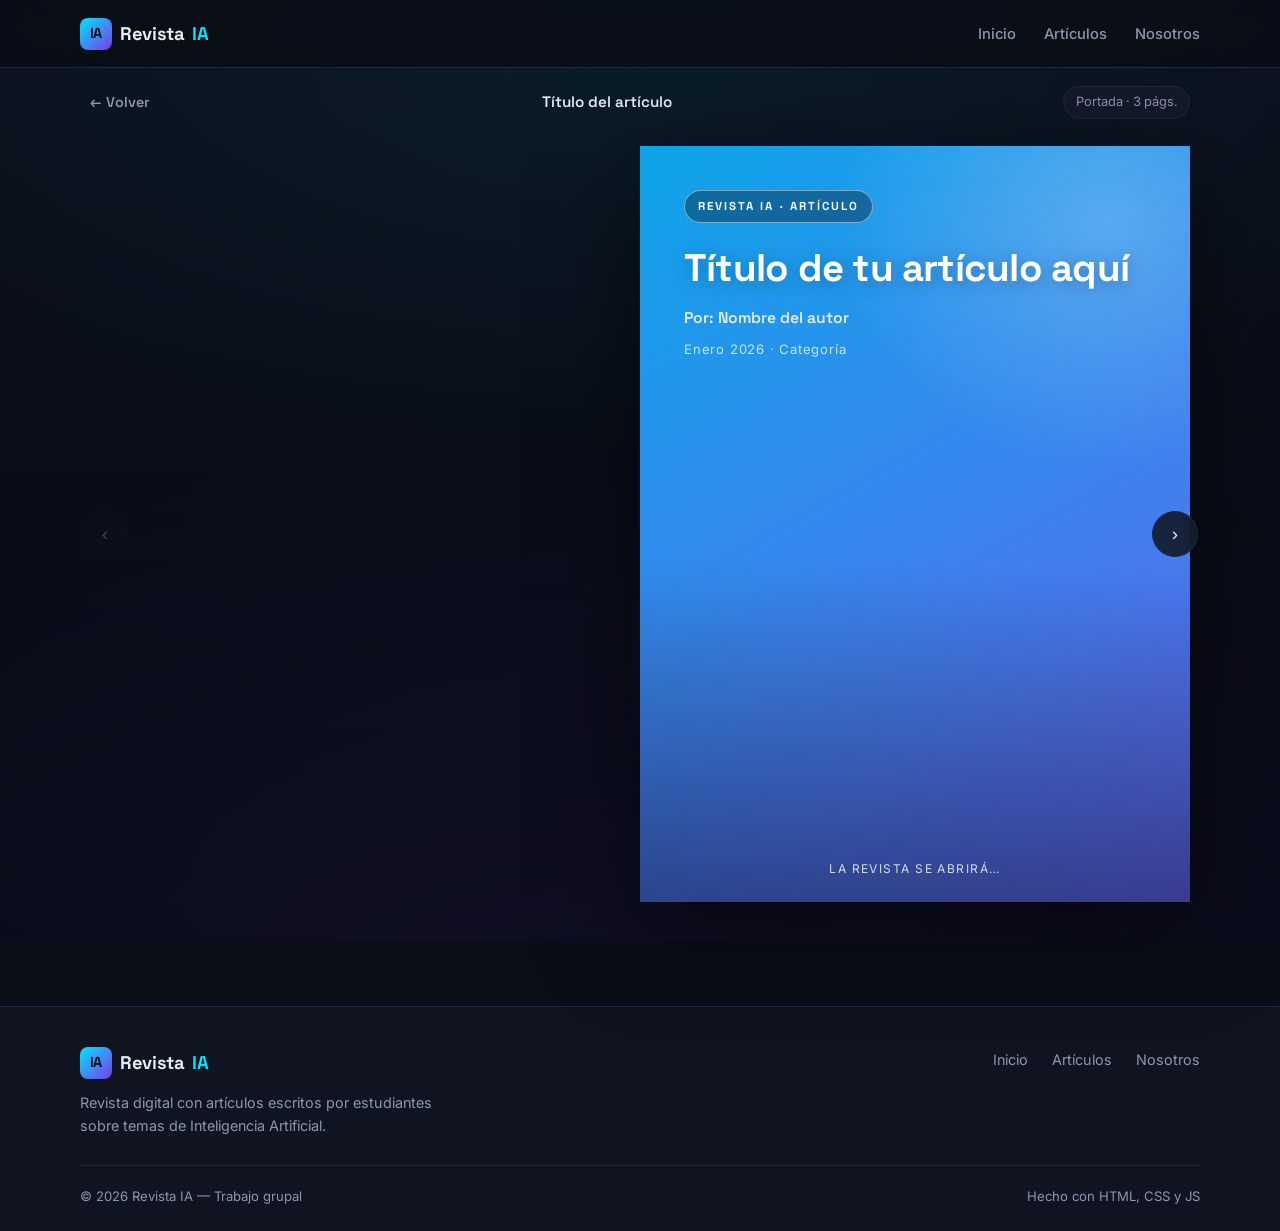
<file: articulos/plantilla.html>
<!DOCTYPE html>
<html lang="es">
<head>
  <!-- Google Tag Manager -->
  <script async src="https://www.googletagmanager.com/gtm.js?id=GTM-5WLS67NW"></script>
  <script>
    window.dataLayer = window.dataLayer || [];
    function gtag(){dataLayer.push(arguments);}
    gtag('js', new Date());
  </script>
  <!-- End Google Tag Manager -->
  <meta charset="UTF-8">
  <meta name="viewport" content="width=device-width, initial-scale=1.0">
  <meta name="description" content="Plantilla de artículo - Revista IA">
  <title>Título del artículo — Revista IA</title>
  <link rel="preconnect" href="https://fonts.googleapis.com">
  <link rel="preconnect" href="https://fonts.gstatic.com" crossorigin>
  <link href="https://fonts.googleapis.com/css2?family=Inter:wght@400;500;600&family=Space+Grotesk:wght@500;600;700&display=swap" rel="stylesheet">
  <link rel="icon" type="image/svg+xml" href="../assets/img/logo.svg">
  <!-- Estilos BASE de la revista (navbar, footer, tipografías) -->
  <link rel="stylesheet" href="../css/styles.css">
  <!-- Estilos del LECTOR de revista (páginas, portada, controles) -->
  <link rel="stylesheet" href="../css/revista.css">

  <!-- ============================================
       ESTILOS EXCLUSIVOS DE ESTE ARTÍCULO
       Copia este bloque y edítalo a tu gusto.
       Usa el prefijo .art- para no chocar con nada.
       ============================================ -->
  <style>
    /* Ejemplo: acento personalizado para este artículo */
    .art-x { --accent: #00e5ff; }

    .art-x .tabla-datos {
      width: 100%;
      border-collapse: collapse;
      margin: 0.75rem 0 1rem;
      font-size: 0.9em;
    }
    .art-x .tabla-datos th,
    .art-x .tabla-datos td {
      border: 1px solid var(--border);
      padding: 0.45rem 0.6rem;
      text-align: left;
    }
    .art-x .tabla-datos th {
      background: rgba(0, 229, 255, 0.1);
      color: var(--accent);
      font-family: var(--font-heading);
    }
  </style>
</head>
<body class="art-x">
  <!-- Google Tag Manager (noscript) -->
  <noscript><iframe src="https://www.googletagmanager.com/ns.html?id=GTM-5WLS67NW"
  height="0" width="0" style="display:none;visibility:hidden"></iframe></noscript>
  <!-- End Google Tag Manager (noscript) -->

  <!-- ===== NAVBAR (igual en todas las páginas) ===== -->
  <header class="navbar">
    <div class="contenedor">
      <a href="../index.html" class="logo">
        <span class="logo-mark">IA</span>
        Revista<span>IA</span>
      </a>

      <button class="nav-toggle" aria-label="Abrir menú" aria-expanded="false">
        <span></span>
        <span></span>
        <span></span>
      </button>

      <nav>
        <ul class="nav-links">
          <li><a href="../index.html">Inicio</a></li>
          <li><a href="../index.html#articulos">Artículos</a></li>
          <li><a href="../index.html#nosotros">Nosotros</a></li>
        </ul>
      </nav>
    </div>
  </header>

  <!-- ===== LECTOR DE REVISTA ===== -->
  <main class="lector">
    <div class="lector-barra">
      <a class="lector-volver" href="../index.html#articulos">← Volver</a>
      <span class="lector-titulo">Título del artículo</span>
      <span class="lector-contador" id="contador">Portada</span>
    </div>

    <div class="zona-revista">
      <button class="lector-flecha prev" aria-label="Página anterior">‹</button>

      <!--
        ============ CÓMO FUNCIONA ============
        Cada <div class="pagina"> es UNA página de la revista.
        - Portada y contraportada llevan data-density="hard" (rígidas).
        - Las páginas de contenido se llenan normal.
        - Recomendado: máximo ~120 palabras por página.
        - Las páginas de contenido se numeran solas.
      -->
      <div id="revista" class="revista">

        <!-- PORTADA (no editar data-density) -->
        <div class="pagina portada-revista" data-density="hard" style="--c1:#0ea5e9; --c2:#6366f1;">
          <span class="portada-sello">Revista IA · Artículo</span>
          <h1>Título de tu artículo aquí</h1>
          <p class="portada-autor">Por: Nombre del autor</p>
          <span class="portada-fecha">Enero 2026 · Categoría</span>
          <span class="portada-hint">La revista se abrirá…</span>
        </div>

        <!-- PÁGINA 1 -->
        <div class="pagina">
          <span class="etiqueta">Introducción</span>
          <h2>Comienza tu artículo</h2>
          <p>Párrafo de introducción: presenta el tema y qué encontrará el lector. Escribe con claridad y divide el contenido entre varias páginas.</p>
          <div class="destacado">
            Un dato o cita destacada funciona muy bien para romper la monotonía del texto.
          </div>
          <p>Puedes continuar con más párrafos en esta misma página o pasar a la siguiente.</p>
        </div>

        <!-- PÁGINA 2 -->
        <div class="pagina">
          <h2>Primera sección</h2>
          <p>Desarrolla el contenido aquí. Puedes usar párrafos, listas e imágenes:</p>
          <ul>
            <li>Punto uno</li>
            <li>Punto dos</li>
            <li>Punto tres</li>
          </ul>
          <h2>Segunda sección</h2>
          <p>Si el contenido crece demasiado, mueve el exceso a una página nueva. Es mejor página corta que página desbordada.</p>
        </div>

        <!-- PÁGINA 3 -->
        <div class="pagina">
          <h2>Conclusión</h2>
          <p>Cierra el artículo con tus conclusiones y agradecimientos.</p>
          <div class="destacado">
            Consejo: puedes añadir las páginas que necesites copiando un bloque &lt;div class="pagina"&gt;…&lt;/div&gt;.
          </div>
        </div>

        <!-- CONTRAPORTADA (no editar data-density) -->
        <div class="pagina contra-revista" data-density="hard">
          <div class="logo-mark">IA</div>
          <h2>Fin del artículo</h2>
          <p>Gracias por leer la Revista IA</p>
          <a href="../index.html#articulos" class="btn btn-ghost">← Volver a la revista</a>
        </div>

      </div>

      <button class="lector-flecha next" aria-label="Página siguiente">›</button>
    </div>
  </main>

  <!-- ===== FOOTER (igual en todas las páginas) ===== -->
  <footer class="footer">
    <div class="contenedor">
      <div class="footer-grid">
        <div>
          <a href="../index.html" class="logo">
            <span class="logo-mark">IA</span>
            Revista<span>IA</span>
          </a>
          <p style="margin-top: 0.75rem;">Revista digital con artículos escritos por estudiantes sobre temas de Inteligencia Artificial.</p>
        </div>
        <ul class="footer-links">
          <li><a href="../index.html">Inicio</a></li>
          <li><a href="../index.html#articulos">Artículos</a></li>
          <li><a href="../index.html#nosotros">Nosotros</a></li>
        </ul>
      </div>
      <div class="footer-bottom">
        <span>&copy; <span id="anio"></span> Revista IA — Trabajo grupal</span>
        <span>Hecho con HTML, CSS y JS</span>
      </div>
    </div>
  </footer>

  <script src="../js/main.js"></script>
  <script src="../js/vendor/page-flip.browser.min.js"></script>
  <script src="../js/lectura.js"></script>
</body>
</html>
</file>
<file: css/styles.css>
/* ============================================
   REVISTA DIGITAL DE IA - ESTILOS GLOBALES
   Tema: oscuro / tecnológico
   ============================================ */

:root {
  --bg: #0a0e17;
  --bg-soft: #0f1420;
  --surface: #131a2a;
  --surface-2: #182033;
  --border: #1e2740;
  --accent: #00e5ff;
  --accent-2: #7c3aed;
  --accent-glow: rgba(0, 229, 255, 0.35);
  --text: #e6edf7;
  --muted: #8b97ad;
  --radius: 14px;
  --font-heading: "Space Grotesk", system-ui, sans-serif;
  --font-body: "Inter", system-ui, sans-serif;
  --max-width: 1120px;
  --nav-height: 68px;
}

*,
*::before,
*::after {
  box-sizing: border-box;
  margin: 0;
  padding: 0;
}

html {
  scroll-behavior: smooth;
}

body {
  font-family: var(--font-body);
  background-color: var(--bg);
  color: var(--text);
  line-height: 1.6;
  min-height: 100vh;
  display: flex;
  flex-direction: column;
  background-image:
    radial-gradient(ellipse 80% 50% at 50% -10%, rgba(0, 229, 255, 0.08), transparent),
    radial-gradient(ellipse 60% 40% at 90% 100%, rgba(124, 58, 237, 0.07), transparent);
  background-attachment: fixed;
}

img {
  max-width: 100%;
  display: block;
}

a {
  color: inherit;
  text-decoration: none;
}

h1, h2, h3, h4 {
  font-family: var(--font-heading);
  line-height: 1.2;
  font-weight: 700;
}

/* ---------- Contenedor ---------- */
.contenedor {
  width: min(var(--max-width), 92%);
  margin-inline: auto;
}

main {
  flex: 1;
}

/* ---------- Navbar ---------- */
.navbar {
  position: sticky;
  top: 0;
  z-index: 100;
  height: var(--nav-height);
  background: rgba(10, 14, 23, 0.85);
  backdrop-filter: blur(12px);
  border-bottom: 1px solid var(--border);
}

.navbar .contenedor {
  height: 100%;
  display: flex;
  align-items: center;
  justify-content: space-between;
  gap: 1rem;
}

.logo {
  font-family: var(--font-heading);
  font-weight: 700;
  font-size: 1.15rem;
  letter-spacing: -0.02em;
  display: flex;
  align-items: center;
  gap: 0.5rem;
}

.logo .logo-mark {
  width: 32px;
  height: 32px;
  border-radius: 8px;
  background: linear-gradient(135deg, var(--accent), var(--accent-2));
  display: grid;
  place-items: center;
  font-size: 0.9rem;
  color: #06101a;
  font-weight: 800;
}

.logo span {
  color: var(--accent);
}

.nav-links {
  display: flex;
  align-items: center;
  gap: 1.75rem;
  list-style: none;
}

.nav-links a {
  font-size: 0.92rem;
  font-weight: 500;
  color: var(--muted);
  transition: color 0.2s ease;
}

.nav-links a:hover,
.nav-links a:focus-visible {
  color: var(--accent);
}

.nav-toggle {
  display: none;
  background: none;
  border: 1px solid var(--border);
  border-radius: 8px;
  width: 42px;
  height: 42px;
  cursor: pointer;
  flex-direction: column;
  align-items: center;
  justify-content: center;
  gap: 5px;
}

.nav-toggle span {
  display: block;
  width: 20px;
  height: 2px;
  background: var(--text);
  transition: transform 0.25s ease, opacity 0.25s ease;
}

.nav-toggle[aria-expanded="true"] span:nth-child(1) {
  transform: translateY(7px) rotate(45deg);
}

.nav-toggle[aria-expanded="true"] span:nth-child(2) {
  opacity: 0;
}

.nav-toggle[aria-expanded="true"] span:nth-child(3) {
  transform: translateY(-7px) rotate(-45deg);
}

/* ---------- Botones ---------- */
.btn {
  display: inline-flex;
  align-items: center;
  gap: 0.5rem;
  font-family: var(--font-heading);
  font-weight: 600;
  font-size: 0.95rem;
  padding: 0.75rem 1.5rem;
  border-radius: 999px;
  border: 1px solid transparent;
  cursor: pointer;
  transition: transform 0.2s ease, box-shadow 0.2s ease, background 0.2s ease, border-color 0.2s ease;
}

.btn-primary {
  background: linear-gradient(135deg, var(--accent), #00b8d4);
  color: #06101a;
  box-shadow: 0 4px 20px var(--accent-glow);
}

.btn-primary:hover {
  transform: translateY(-2px);
  box-shadow: 0 8px 28px var(--accent-glow);
}

.btn-ghost {
  background: transparent;
  color: var(--text);
  border-color: var(--border);
}

.btn-ghost:hover {
  border-color: var(--accent);
  color: var(--accent);
}

/* ---------- Footer ---------- */
.footer {
  margin-top: 4rem;
  border-top: 1px solid var(--border);
  background: var(--bg-soft);
  padding: 2.5rem 0 1.5rem;
}

.footer-grid {
  display: flex;
  flex-wrap: wrap;
  justify-content: space-between;
  gap: 1.5rem;
  margin-bottom: 1.75rem;
}

.footer p {
  color: var(--muted);
  font-size: 0.9rem;
  max-width: 360px;
}

.footer-links {
  display: flex;
  gap: 1.5rem;
  list-style: none;
  flex-wrap: wrap;
}

.footer-links a {
  color: var(--muted);
  font-size: 0.9rem;
  transition: color 0.2s ease;
}

.footer-links a:hover {
  color: var(--accent);
}

.footer-bottom {
  border-top: 1px solid var(--border);
  padding-top: 1.25rem;
  display: flex;
  flex-wrap: wrap;
  justify-content: space-between;
  gap: 0.75rem;
  color: var(--muted);
  font-size: 0.82rem;
}

/* ---------- Hero ---------- */
.hero {
  padding: 5rem 0 3.5rem;
  text-align: center;
  position: relative;
}

.hero .etiqueta {
  margin-bottom: 1.25rem;
}

.hero h1 {
  font-size: clamp(2.2rem, 5.5vw, 3.75rem);
  letter-spacing: -0.03em;
  max-width: 800px;
  margin: 0 auto 1.25rem;
}

.hero h1 .destacado {
  background: linear-gradient(135deg, var(--accent), var(--accent-2));
  -webkit-background-clip: text;
  background-clip: text;
  color: transparent;
}

.hero p {
  color: var(--muted);
  font-size: clamp(1rem, 2vw, 1.15rem);
  max-width: 620px;
  margin: 0 auto 2rem;
}

.hero-acciones {
  display: flex;
  gap: 1rem;
  justify-content: center;
  flex-wrap: wrap;
}

/* ---------- Sección de artículos ---------- */
.seccion {
  padding: 3.5rem 0;
}

.seccion-cabecera {
  display: flex;
  align-items: end;
  justify-content: space-between;
  gap: 1rem;
  flex-wrap: wrap;
  margin-bottom: 2rem;
}

.seccion-cabecera h2 {
  font-size: clamp(1.6rem, 3vw, 2.2rem);
  letter-spacing: -0.02em;
}

.seccion-cabecera p {
  color: var(--muted);
  margin-top: 0.4rem;
}

/* ---------- Grid de tarjetas ---------- */
.grid-articulos {
  display: grid;
  grid-template-columns: repeat(auto-fill, minmax(min(300px, 100%), 1fr));
  gap: 1.5rem;
}

.tarjeta {
  background: var(--surface);
  border: 1px solid var(--border);
  border-radius: var(--radius);
  overflow: hidden;
  display: flex;
  flex-direction: column;
  transition: transform 0.25s ease, border-color 0.25s ease, box-shadow 0.25s ease;
}

.tarjeta:hover {
  transform: translateY(-6px);
  border-color: rgba(0, 229, 255, 0.45);
  box-shadow: 0 12px 32px rgba(0, 0, 0, 0.4), 0 0 24px rgba(0, 229, 255, 0.12);
}

.tarjeta-portada {
  height: 160px;
  display: grid;
  place-items: center;
  font-family: var(--font-heading);
  font-size: 2.5rem;
  font-weight: 700;
  color: rgba(255, 255, 255, 0.9);
  position: relative;
  overflow: hidden;
}

.tarjeta-portada::after {
  content: "";
  position: absolute;
  inset: 0;
  background: linear-gradient(180deg, transparent 55%, rgba(10, 14, 23, 0.55));
}

/* Portada con imagen de fondo (campo opcional "imagen" en articulos.js) */
.tarjeta-portada.con-imagen {
  background-size: cover;
  background-position: center;
}
.tarjeta-portada.con-imagen::after {
  background: linear-gradient(180deg, rgba(4, 47, 36, 0.15) 40%, rgba(10, 14, 23, 0.65));
}
.tarjeta-portada.con-imagen {
  text-shadow: 0 2px 12px rgba(0, 0, 0, 0.55);
}

/* Portadas con degradados distintos por artículo */
.portada-1 { background: linear-gradient(135deg, #0ea5e9, #6366f1); }
.portada-2 { background: linear-gradient(135deg, #8b5cf6, #ec4899); }
.portada-3 { background: linear-gradient(135deg, #06b6d4, #10b981); }
.portada-4 { background: linear-gradient(135deg, #f59e0b, #ef4444); }
.portada-5 { background: linear-gradient(135deg, #6366f1, #ec4899); }
.portada-6 { background: linear-gradient(135deg, #65a30d, #0d9488); }
.portada-7 { background: linear-gradient(135deg, #0891b2, #7c3aed); }
.portada-8 { background: linear-gradient(135deg, #059669, #34d399); }

.tarjeta-cuerpo {
  padding: 1.35rem 1.35rem 1.5rem;
  display: flex;
  flex-direction: column;
  gap: 0.7rem;
  flex: 1;
}

.tarjeta-meta {
  display: flex;
  align-items: center;
  justify-content: space-between;
  gap: 0.75rem;
  font-size: 0.78rem;
  color: var(--muted);
  text-transform: uppercase;
  letter-spacing: 0.06em;
}

.tarjeta-meta .categoria {
  color: var(--accent);
  font-weight: 600;
}

.tarjeta h3 {
  font-size: 1.2rem;
  letter-spacing: -0.01em;
}

.tarjeta p {
  color: var(--muted);
  font-size: 0.92rem;
  flex: 1;
}

.tarjeta .leer {
  font-family: var(--font-heading);
  font-weight: 600;
  font-size: 0.9rem;
  color: var(--accent);
  display: inline-flex;
  align-items: center;
  gap: 0.4rem;
}

.tarjeta:hover .leer {
  gap: 0.7rem;
}

.tarjeta .leer::after {
  content: "→";
  transition: transform 0.2s ease;
}

/* ---------- Nosotros ---------- */
.nosotros {
  background: var(--bg-soft);
  border: 1px solid var(--border);
  border-radius: var(--radius);
  padding: 2.5rem;
  display: grid;
  grid-template-columns: 1.2fr 1fr;
  gap: 2rem;
  align-items: center;
}

.nosotros h2 {
  font-size: clamp(1.5rem, 3vw, 2rem);
  margin-bottom: 0.75rem;
}

.nosotros p {
  color: var(--muted);
}

.nosotros-lista {
  list-style: none;
  display: grid;
  gap: 0.75rem;
}

.nosotros-lista li {
  background: var(--surface);
  border: 1px solid var(--border);
  border-radius: 10px;
  padding: 0.85rem 1rem;
  font-size: 0.92rem;
  display: flex;
  align-items: center;
  gap: 0.65rem;
}

.nosotros-lista li::before {
  content: "▸";
  color: var(--accent);
  font-weight: 700;
}

/* ---------- Infografías: carrusel ---------- */
.carrusel-controles {
  display: flex;
  gap: 0.6rem;
}

.carrusel-btn {
  width: 42px;
  height: 42px;
  border-radius: 50%;
  border: 1px solid var(--border);
  background: var(--surface);
  color: var(--text);
  font-size: 1.4rem;
  line-height: 1;
  cursor: pointer;
  display: grid;
  place-items: center;
  transition: border-color 0.2s ease, color 0.2s ease;
}

.carrusel-btn:hover:not(:disabled) {
  border-color: rgba(0, 229, 255, 0.5);
  color: var(--accent);
}

.carrusel-btn:disabled {
  opacity: 0.35;
  cursor: default;
}

.carrusel {
  overflow: hidden;
}

.carrusel-pista {
  display: flex;
  gap: 1.5rem;
  overflow-x: auto;
  scroll-snap-type: x mandatory;
  scroll-behavior: smooth;
  padding: 0.25rem 0.15rem 0.75rem;
  scrollbar-width: none;
  -webkit-overflow-scrolling: touch;
}

.carrusel-pista::-webkit-scrollbar {
  display: none;
}

.tarjeta-info {
  flex: 0 0 clamp(230px, 28%, 320px);
  scroll-snap-align: start;
  background: var(--surface);
  border: 1px solid var(--border);
  border-radius: var(--radius);
  overflow: hidden;
  display: flex;
  flex-direction: column;
  text-decoration: none;
  color: inherit;
  transition: transform 0.25s ease, border-color 0.25s ease, box-shadow 0.25s ease;
}

.tarjeta-info:hover {
  transform: translateY(-6px);
  border-color: rgba(0, 229, 255, 0.45);
  box-shadow: 0 12px 32px rgba(0, 0, 0, 0.4), 0 0 24px rgba(0, 229, 255, 0.12);
}

.info-vista {
  position: relative;
  display: block;
  aspect-ratio: 4 / 5;
  overflow: hidden;
  background: var(--surface-2);
}

.info-vista img {
  width: 100%;
  height: 100%;
  object-fit: cover;
  object-position: top center;
  display: block;
  transition: transform 0.35s ease;
}

.tarjeta-info:hover .info-vista img {
  transform: scale(1.04);
}

.info-overlay {
  position: absolute;
  inset: 0;
  display: flex;
  align-items: center;
  justify-content: center;
  gap: 0.4rem;
  background: rgba(10, 14, 23, 0.55);
  color: #fff;
  font-family: var(--font-heading);
  font-weight: 600;
  font-size: 0.92rem;
  opacity: 0;
  transition: opacity 0.25s ease;
}

.tarjeta-info:hover .info-overlay,
.tarjeta-info:focus-visible .info-overlay {
  opacity: 1;
}

.info-titulo {
  padding: 0.9rem 1rem 1.05rem;
  font-family: var(--font-heading);
  font-weight: 600;
  font-size: 0.98rem;
  line-height: 1.35;
}

.carrusel-puntos {
  display: flex;
  justify-content: center;
  gap: 0.5rem;
  margin-top: 0.9rem;
}

.carrusel-puntos button {
  width: 9px;
  height: 9px;
  border-radius: 50%;
  border: 0;
  padding: 0;
  background: var(--border);
  cursor: pointer;
  transition: background 0.2s ease, transform 0.2s ease;
}

.carrusel-puntos button.activo {
  background: var(--accent);
  transform: scale(1.25);
}

/* ---------- Utilidades ---------- */
.etiqueta {
  display: inline-block;
  font-family: var(--font-heading);
  font-size: 0.75rem;
  font-weight: 600;
  text-transform: uppercase;
  letter-spacing: 0.12em;
  color: var(--accent);
  background: rgba(0, 229, 255, 0.1);
  border: 1px solid rgba(0, 229, 255, 0.25);
  padding: 0.35rem 0.85rem;
  border-radius: 999px;
}

/* ---------- Responsive general ---------- */
@media (max-width: 768px) {
  .hero {
    padding: 3.5rem 0 2.5rem;
  }

  .hero h1 {
    font-size: clamp(1.9rem, 7vw, 3.75rem);
  }

  .seccion {
    padding: 2.5rem 0;
  }

  .nosotros {
    grid-template-columns: 1fr;
    padding: 1.75rem;
  }

  .carrusel-controles {
    display: none;
  }

  .tarjeta-info {
    flex-basis: 78%;
  }

  .footer-grid {
    flex-direction: column;
    gap: 1.25rem;
  }

  .footer-bottom {
    flex-direction: column;
    text-align: center;
  }
}

/* ---------- Responsive: navbar ---------- */
@media (max-width: 768px) {
  .nav-toggle {
    display: flex;
    margin-right: -10px;
  }

  .nav-links {
    position: absolute;
    top: var(--nav-height);
    left: 0;
    right: 0;
    flex-direction: column;
    align-items: stretch;
    gap: 0;
    background: var(--bg-soft);
    border-bottom: 1px solid var(--border);
    padding: 0.5rem 0;
    display: none;
    box-shadow: 0 12px 24px rgba(0, 0, 0, 0.35);
  }

  .nav-links.abierto {
    display: flex;
  }

  .nav-links li a {
    display: block;
    padding: 0.9rem 1.5rem;
  }

  .nav-links li a:hover {
    background: var(--surface);
  }
}
</file>
<file: css/photoswipe.css>
/*! PhotoSwipe main CSS by Dmytro Semenov | photoswipe.com */

.pswp {
  --pswp-bg: #000;
  --pswp-placeholder-bg: #222;
  

  --pswp-root-z-index: 100000;
  
  --pswp-preloader-color: rgba(79, 79, 79, 0.4);
  --pswp-preloader-color-secondary: rgba(255, 255, 255, 0.9);
  
  /* defined via js:
  --pswp-transition-duration: 333ms; */
  
  --pswp-icon-color: #fff;
  --pswp-icon-color-secondary: #4f4f4f;
  --pswp-icon-stroke-color: #4f4f4f;
  --pswp-icon-stroke-width: 2px;

  --pswp-error-text-color: var(--pswp-icon-color);
}


/*
	Styles for basic PhotoSwipe (pswp) functionality (sliding area, open/close transitions)
*/

.pswp {
	position: fixed;
	top: 0;
	left: 0;
	width: 100%;
	height: 100%;
	z-index: var(--pswp-root-z-index);
	display: none;
	touch-action: none;
	outline: 0;
	opacity: 0.003;
	contain: layout style size;
	-webkit-tap-highlight-color: rgba(0, 0, 0, 0);
}

/* Prevents focus outline on the root element,
  (it may be focused initially) */
.pswp:focus {
  outline: 0;
}

.pswp * {
  box-sizing: border-box;
}

.pswp img {
  max-width: none;
}

.pswp--open {
	display: block;
}

.pswp,
.pswp__bg {
	transform: translateZ(0);
	will-change: opacity;
}

.pswp__bg {
  opacity: 0.005;
	background: var(--pswp-bg);
}

.pswp,
.pswp__scroll-wrap {
	overflow: hidden;
}

.pswp__scroll-wrap,
.pswp__bg,
.pswp__container,
.pswp__item,
.pswp__content,
.pswp__img,
.pswp__zoom-wrap {
	position: absolute;
	top: 0;
	left: 0;
	width: 100%;
	height: 100%;
}

.pswp__img,
.pswp__zoom-wrap {
	width: auto;
	height: auto;
}

.pswp--click-to-zoom.pswp--zoom-allowed .pswp__img {
	cursor: -webkit-zoom-in;
	cursor: -moz-zoom-in;
	cursor: zoom-in;
}

.pswp--click-to-zoom.pswp--zoomed-in .pswp__img {
	cursor: move;
	cursor: -webkit-grab;
	cursor: -moz-grab;
	cursor: grab;
}

.pswp--click-to-zoom.pswp--zoomed-in .pswp__img:active {
  cursor: -webkit-grabbing;
  cursor: -moz-grabbing;
  cursor: grabbing;
}

/* :active to override grabbing cursor */
.pswp--no-mouse-drag.pswp--zoomed-in .pswp__img,
.pswp--no-mouse-drag.pswp--zoomed-in .pswp__img:active,
.pswp__img {
	cursor: -webkit-zoom-out;
	cursor: -moz-zoom-out;
	cursor: zoom-out;
}


/* Prevent selection and tap highlights */
.pswp__container,
.pswp__img,
.pswp__button,
.pswp__counter {
	-webkit-user-select: none;
	-moz-user-select: none;
	-ms-user-select: none;
	user-select: none;
}

.pswp__item {
	/* z-index for fade transition */
	z-index: 1;
	overflow: hidden;
}

.pswp__hidden {
	display: none !important;
}

/* Allow to click through pswp__content element, but not its children */
.pswp__content {
  pointer-events: none;
}
.pswp__content > * {
  pointer-events: auto;
}


/*

  PhotoSwipe UI

*/

/*
	Error message appears when image is not loaded
	(JS option errorMsg controls markup)
*/
.pswp__error-msg-container {
  display: grid;
}
.pswp__error-msg {
	margin: auto;
	font-size: 1em;
	line-height: 1;
	color: var(--pswp-error-text-color);
}

/*
class pswp__hide-on-close is applied to elements that
should hide (for example fade out) when PhotoSwipe is closed
and show (for example fade in) when PhotoSwipe is opened
 */
.pswp .pswp__hide-on-close {
	opacity: 0.005;
	will-change: opacity;
	transition: opacity var(--pswp-transition-duration) cubic-bezier(0.4, 0, 0.22, 1);
	z-index: 10; /* always overlap slide content */
	pointer-events: none; /* hidden elements should not be clickable */
}

/* class pswp--ui-visible is added when opening or closing transition starts */
.pswp--ui-visible .pswp__hide-on-close {
	opacity: 1;
	pointer-events: auto;
}

/* <button> styles, including css reset */
.pswp__button {
	position: relative;
	display: block;
	width: 50px;
	height: 60px;
	padding: 0;
	margin: 0;
	overflow: hidden;
	cursor: pointer;
	background: none;
	border: 0;
	box-shadow: none;
	opacity: 0.85;
	-webkit-appearance: none;
	-webkit-touch-callout: none;
}

.pswp__button:hover,
.pswp__button:active,
.pswp__button:focus {
  transition: none;
  padding: 0;
  background: none;
  border: 0;
  box-shadow: none;
  opacity: 1;
}

.pswp__button:disabled {
  opacity: 0.3;
  cursor: auto;
}

.pswp__icn {
  fill: var(--pswp-icon-color);
  color: var(--pswp-icon-color-secondary);
}

.pswp__icn {
  position: absolute;
  top: 14px;
  left: 9px;
  width: 32px;
  height: 32px;
  overflow: hidden;
  pointer-events: none;
}

.pswp__icn-shadow {
  stroke: var(--pswp-icon-stroke-color);
  stroke-width: var(--pswp-icon-stroke-width);
  fill: none;
}

.pswp__icn:focus {
	outline: 0;
}

/*
	div element that matches size of large image,
	large image loads on top of it,
	used when msrc is not provided
*/
div.pswp__img--placeholder,
.pswp__img--with-bg {
	background: var(--pswp-placeholder-bg);
}

.pswp__top-bar {
	position: absolute;
	left: 0;
	top: 0;
	width: 100%;
	height: 60px;
	display: flex;
  flex-direction: row;
  justify-content: flex-end;
	z-index: 10;

	/* allow events to pass through top bar itself */
	pointer-events: none !important;
}
.pswp__top-bar > * {
  pointer-events: auto;
  /* this makes transition significantly more smooth,
     even though inner elements are not animated */
  will-change: opacity;
}


/*

  Close button

*/
.pswp__button--close {
  margin-right: 6px;
}


/*

  Arrow buttons

*/
.pswp__button--arrow {
  position: absolute;
  top: 0;
  width: 75px;
  height: 100px;
  top: 50%;
  margin-top: -50px;
}

.pswp__button--arrow:disabled {
  display: none;
  cursor: default;
}

.pswp__button--arrow .pswp__icn {
  top: 50%;
  margin-top: -30px;
  width: 60px;
  height: 60px;
  background: none;
  border-radius: 0;
}

.pswp--one-slide .pswp__button--arrow {
  display: none;
}

/* hide arrows on touch screens */
.pswp--touch .pswp__button--arrow {
  visibility: hidden;
}

/* show arrows only after mouse was used */
.pswp--has_mouse .pswp__button--arrow {
  visibility: visible;
}

.pswp__button--arrow--prev {
  right: auto;
  left: 0px;
}

.pswp__button--arrow--next {
  right: 0px;
}
.pswp__button--arrow--next .pswp__icn {
  left: auto;
  right: 14px;
  /* flip horizontally */
  transform: scale(-1, 1);
}

/*

  Zoom button

*/
.pswp__button--zoom {
  display: none;
}

.pswp--zoom-allowed .pswp__button--zoom {
  display: block;
}

/* "+" => "-" */
.pswp--zoomed-in .pswp__zoom-icn-bar-v {
  display: none;
}


/*

  Loading indicator

*/
.pswp__preloader {
  position: relative;
  overflow: hidden;
  width: 50px;
  height: 60px;
  margin-right: auto;
}

.pswp__preloader .pswp__icn {
  opacity: 0;
  transition: opacity 0.2s linear;
  animation: pswp-clockwise 600ms linear infinite;
}

.pswp__preloader--active .pswp__icn {
  opacity: 0.85;
}

@keyframes pswp-clockwise {
  0% { transform: rotate(0deg); }
  100% { transform: rotate(360deg); }
}


/*

  "1 of 10" counter

*/
.pswp__counter {
  height: 30px;
  margin-top: 15px;
  margin-inline-start: 20px;
  font-size: 14px;
  line-height: 30px;
  color: var(--pswp-icon-color);
  text-shadow: 1px 1px 3px var(--pswp-icon-color-secondary);
  opacity: 0.85;
}

.pswp--one-slide .pswp__counter {
  display: none;
}
</file>
<file: css/revista.css>
/* ============================================
   LECTOR DE REVISTA - volteo de páginas
   Usa junto con page-flip (js/vendor)
   ============================================ */

/* ---------- Layout del lector ---------- */
.lector {
  min-height: calc(100vh - var(--nav-height));
  display: flex;
  flex-direction: column;
  background:
    radial-gradient(ellipse 70% 45% at 50% 0%, rgba(0, 229, 255, 0.06), transparent),
    radial-gradient(ellipse 90% 70% at 50% 110%, rgba(124, 58, 237, 0.08), transparent),
    linear-gradient(180deg, #0b101c 0%, #070b14 100%);
}

.lector-barra {
  display: flex;
  align-items: center;
  justify-content: space-between;
  gap: 1rem;
  width: min(1100px, 94%);
  margin: 0 auto;
  padding: 1.1rem 0 0.4rem;
}

.lector-volver {
  display: inline-flex;
  align-items: center;
  gap: 0.4rem;
  font-family: var(--font-heading);
  font-weight: 600;
  font-size: 0.9rem;
  color: var(--muted);
  transition: color 0.2s ease;
}

.lector-volver:hover {
  color: var(--accent);
}

.lector-titulo {
  font-family: var(--font-heading);
  font-weight: 600;
  font-size: 0.95rem;
  color: var(--text);
  white-space: nowrap;
  overflow: hidden;
  text-overflow: ellipsis;
  flex: 1;
  text-align: center;
}

.lector-contador {
  font-size: 0.8rem;
  color: var(--muted);
  font-variant-numeric: tabular-nums;
  white-space: nowrap;
  background: var(--surface);
  border: 1px solid var(--border);
  padding: 0.35rem 0.75rem;
  border-radius: 999px;
}

/* ---------- Zona del libro ---------- */
.zona-revista {
  flex: 1;
  min-height: 440px;
  width: min(1100px, 94%);
  margin: 0 auto;
  padding: 1.25rem 0 2.5rem;
  position: relative;
  display: flex;
  align-items: center;
  justify-content: center;
}

.revista {
  /* PageFlip gestiona tamaño/transform; aquí solo evitamos estilos heredados */
  margin: 0 auto;
  filter: drop-shadow(0 24px 50px rgba(0, 0, 0, 0.55));
}

/* ---------- Flechas laterales ---------- */
.lector-flecha {
  position: absolute;
  top: 50%;
  transform: translateY(-50%);
  z-index: 50;
  width: 46px;
  height: 46px;
  border-radius: 50%;
  border: 1px solid var(--border);
  background: rgba(19, 26, 42, 0.9);
  color: var(--text);
  font-size: 1.2rem;
  cursor: pointer;
  display: grid;
  place-items: center;
  transition: border-color 0.2s ease, color 0.2s ease, opacity 0.2s ease, transform 0.2s ease;
  backdrop-filter: blur(6px);
}

.lector-flecha:hover:not(:disabled) {
  border-color: var(--accent);
  color: var(--accent);
  transform: translateY(-50%) scale(1.06);
}

.lector-flecha:disabled {
  opacity: 0.25;
  pointer-events: none;
}

.lector-flecha.prev { left: -8px; }
.lector-flecha.next { right: -8px; }

/* ---------- Páginas ---------- */
.pagina {
  background: linear-gradient(160deg, #141c2e 0%, #101728 55%, #0e1526 100%);
  color: var(--text);
  padding: clamp(1.4rem, 3.5vw, 2.4rem);
  padding-bottom: 2.4rem;
  overflow: hidden;
  position: relative;
  font-size: clamp(0.86rem, 1.1vw, 0.98rem);
  line-height: 1.65;
}

.pagina h1,
.pagina h2,
.pagina h3 {
  color: var(--text);
}

.pagina h2 {
  font-size: clamp(1.15rem, 2vw, 1.4rem);
  margin: 0 0 0.75rem;
  color: var(--accent);
}

.pagina h3 {
  font-size: clamp(0.98rem, 1.6vw, 1.1rem);
  margin: 1.1rem 0 0.45rem;
}

.pagina p {
  margin: 0 0 0.85rem;
  color: var(--text);
}

.pagina ul,
.pagina ol {
  margin: 0 0 1rem 1.15rem;
}

.pagina li {
  margin-bottom: 0.4rem;
}

.pagina strong {
  color: #fff;
}

.pagina em {
  color: var(--muted);
}

.pagina .etiqueta {
  margin-bottom: 0.85rem;
}

.pagina .destacado {
  background: rgba(0, 229, 255, 0.06);
  border-left: 3px solid var(--accent);
  padding: 0.8rem 1rem;
  border-radius: 0 10px 10px 0;
  margin: 1.1rem 0;
  color: var(--muted);
  font-size: 0.92em;
}

.pagina img {
  border-radius: 10px;
  margin: 0.75rem 0;
}

/* Numeración automática (inyectada por lectura.js) */
.pagina-num {
  position: absolute;
  bottom: 0.7rem;
  left: 0;
  right: 0;
  text-align: center;
  font-size: 0.7rem;
  letter-spacing: 0.14em;
  color: var(--muted);
  opacity: 0.75;
  pointer-events: none;
}

/* ---------- Portada ---------- */
.portada-revista,
.contra-revista {
  display: flex;
  flex-direction: column;
  justify-content: center;
  padding: clamp(1.75rem, 4vw, 2.75rem);
}

.portada-revista {
  background: linear-gradient(150deg, var(--c1, #0ea5e9) 0%, var(--c2, #6366f1) 100%);
  color: #f4faff;
}

.portada-revista::before {
  content: "";
  position: absolute;
  inset: 0;
  background:
    radial-gradient(ellipse 90% 60% at 85% 10%, rgba(255, 255, 255, 0.22), transparent 55%),
    linear-gradient(180deg, transparent 55%, rgba(4, 8, 18, 0.45));
  pointer-events: none;
}

.portada-revista > * {
  position: relative;
}

.portada-sello {
  display: inline-block;
  font-family: var(--font-heading);
  font-size: 0.72rem;
  font-weight: 700;
  text-transform: uppercase;
  letter-spacing: 0.18em;
  background: rgba(4, 8, 18, 0.35);
  border: 1px solid rgba(255, 255, 255, 0.45);
  padding: 0.4rem 0.8rem;
  border-radius: 999px;
  margin-bottom: 1.4rem;
  width: fit-content;
}

.portada-revista h1 {
  font-size: clamp(1.6rem, 3.4vw, 2.4rem);
  letter-spacing: -0.02em;
  line-height: 1.15;
  color: #fff;
  margin: 0 0 1rem;
  text-shadow: 0 2px 18px rgba(0, 0, 0, 0.25);
}

.portada-autor {
  font-family: var(--font-heading);
  font-weight: 600;
  font-size: 0.98rem;
  color: rgba(255, 255, 255, 0.95);
  margin: 0 0 0.3rem !important;
}

.portada-fecha {
  font-size: 0.82rem;
  color: rgba(255, 255, 255, 0.75);
  letter-spacing: 0.06em;
}

.portada-hint {
  position: absolute;
  bottom: 1.4rem;
  left: 0;
  right: 0;
  text-align: center;
  font-size: 0.75rem;
  letter-spacing: 0.12em;
  text-transform: uppercase;
  color: rgba(255, 255, 255, 0.8);
  animation: hint-pulso 1.8s ease-in-out infinite;
}

@keyframes hint-pulso {
  0%, 100% { opacity: 0.45; }
  50% { opacity: 1; }
}

/* ---------- Contraportada ---------- */
.contra-revista {
  background:
    radial-gradient(ellipse 80% 55% at 50% 0%, rgba(0, 229, 255, 0.1), transparent),
    linear-gradient(160deg, #101728, #0b1120);
  align-items: center;
  text-align: center;
  gap: 1rem;
}

.contra-revista .logo-mark {
  width: 52px;
  height: 52px;
  border-radius: 14px;
  background: linear-gradient(135deg, var(--accent), var(--accent-2));
  display: grid;
  place-items: center;
  font-family: var(--font-heading);
  font-weight: 800;
  font-size: 1.3rem;
  color: #06101a;
  margin: 0 auto;
}

.contra-revista h2 {
  color: var(--text);
  margin: 0.5rem 0 0.25rem;
}

.contra-revista p {
  color: var(--muted);
  font-size: 0.92rem;
}

.contra-revista .btn {
  margin-top: 0.75rem;
}

/* ---------- Fallback sin librería ---------- */
.revista-estatica .revista {
  filter: none;
  display: grid;
  gap: 1.25rem;
  width: min(640px, 100%);
}

.revista-estatica .pagina {
  min-height: auto;
  border: 1px solid var(--border);
  border-radius: 12px;
  overflow: visible;
}

.revista-estatica .lector-flecha {
  display: none;
}

/* ---------- Responsive ---------- */
@media (max-width: 900px) {
  .lector-flecha.prev { left: -4px; }
  .lector-flecha.next { right: -4px; }
}

@media (max-width: 640px) {
  .lector-titulo { display: none; }

  .lector-barra { padding-top: 0.9rem; }

  .lector-volver { font-size: 0.85rem; }

  .lector-contador { font-size: 0.75rem; padding: 0.3rem 0.6rem; }

  .zona-revista {
    min-height: 380px;
    padding: 1rem 0 4.75rem;
  }

  .lector-flecha {
    top: auto;
    bottom: 0.25rem;
    transform: none;
    width: 48px;
    height: 48px;
  }

  .lector-flecha:hover:not(:disabled) {
    transform: scale(1.06);
  }

  .lector-flecha.prev { left: calc(50% - 60px); }
  .lector-flecha.next { right: calc(50% - 60px); }

  .pagina {
    font-size: 0.88rem;
  }
}
</file>
